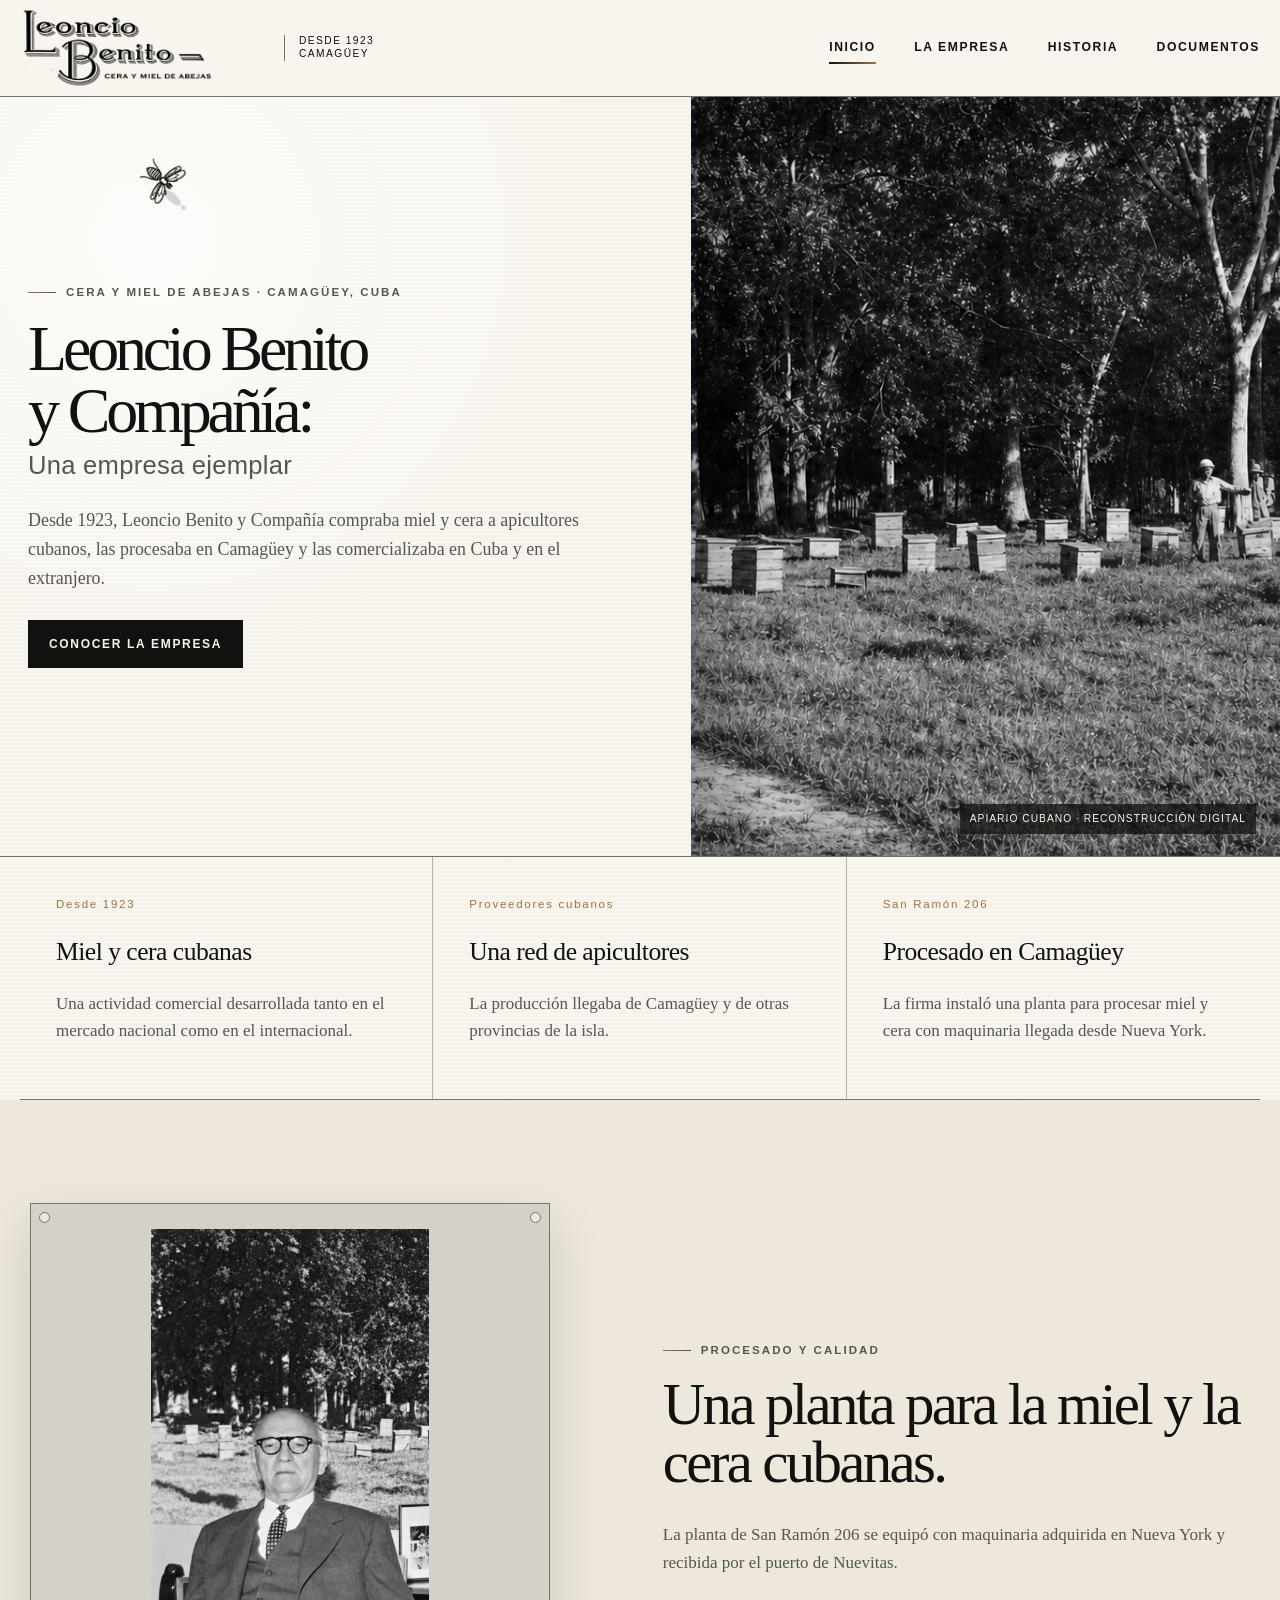
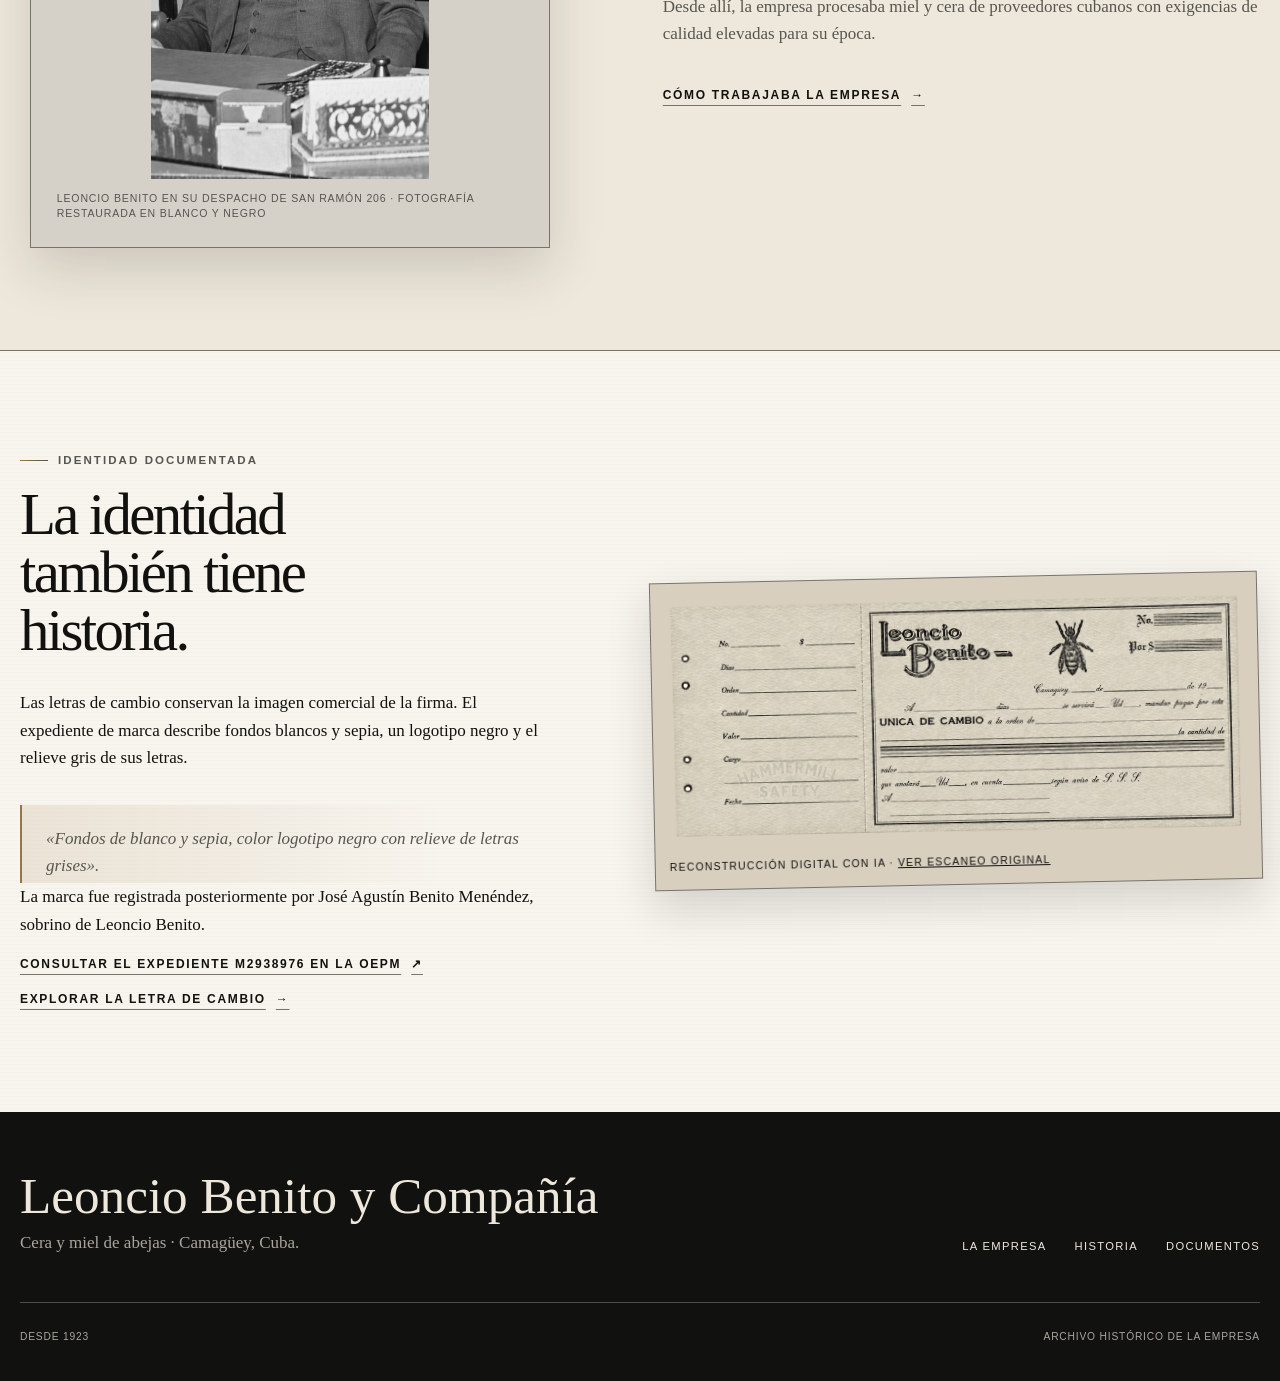
<file: index.html>
<!doctype html>
<html lang="es">
  <head>
    <meta charset="utf-8" />
    <meta name="viewport" content="width=device-width, initial-scale=1" />
    <meta
      name="description"
      content="Leoncio Benito y Compañía comercializó miel y cera cubanas desde 1923, con proveedores apícolas de varias provincias y clientes en Cuba y el extranjero."
    />
    <title>Leoncio Benito y Compañía: Una empresa ejemplar</title>
    <link rel="icon" type="image/png" href="assets/marca/abeja-favicon.png" />
    <link rel="apple-touch-icon" href="assets/marca/abeja-favicon.png" />
    <link rel="canonical" href="https://py-qwerty.github.io/Leoncio-Benito-Cera-y-Miel-de-Abejas/" />
    <meta property="og:type" content="website" />
    <meta property="og:locale" content="es_ES" />
    <meta property="og:site_name" content="Leoncio Benito y Compañía" />
    <meta property="og:title" content="Leoncio Benito y Compañía · Cera y miel de abejas" />
    <meta property="og:description" content="La historia y el archivo de una empresa de miel y cera cubanas fundada en Camagüey en 1923." />
    <meta property="og:url" content="https://py-qwerty.github.io/Leoncio-Benito-Cera-y-Miel-de-Abejas/" />
    <meta property="og:image" content="https://py-qwerty.github.io/Leoncio-Benito-Cera-y-Miel-de-Abejas/assets/marca/abeja-compartir.png" />
    <meta property="og:image:width" content="1727" />
    <meta property="og:image:height" content="911" />
    <meta property="og:image:alt" content="Abeja de la marca histórica Leoncio Benito sobre papel claro" />
    <meta name="twitter:card" content="summary_large_image" />
    <meta name="twitter:image" content="https://py-qwerty.github.io/Leoncio-Benito-Cera-y-Miel-de-Abejas/assets/marca/abeja-compartir.png" />
    <link rel="stylesheet" href="styles.css?v=21" />
    <script src="site.js?v=2" defer></script>
  </head>
  <body>
    <a class="skip-link" href="#contenido">Saltar al contenido</a>
    <header class="site-header">
      <div class="shell site-header__inner">
        <a class="brand" href="index.html" aria-label="Leoncio Benito y Compañía, inicio">
          <img src="assets/marca/logo-leoncio-benito-reconstruido-transparente.png" alt="Leoncio Benito, cera y miel de abejas" />
          <span class="brand__archive">Desde 1923<br />Camagüey</span>
        </a>
        <nav class="primary-nav" aria-label="Navegación principal">
          <a href="index.html" aria-current="page">Inicio</a>
          <a href="empresa/index.html">La empresa</a>
          <a href="historial/index.html">Historia</a>
          <a href="documentos/index.html">Documentos</a>
        </nav>
      </div>
    </header>

    <main id="contenido">
      <section class="home-hero">
        <div class="home-hero__copy">
          <p class="eyebrow">Cera y miel de abejas · Camagüey, Cuba</p>
          <h1>
            <span class="home-hero__name">Leoncio Benito</span>
            <span class="home-hero__company">y Compañía:</span>
            <span class="home-hero__claim">Una empresa ejemplar</span>
          </h1>
          <p class="home-hero__lead">
            Desde 1923, Leoncio Benito y Compañía compraba miel y cera a
            apicultores cubanos, las procesaba en Camagüey y las comercializaba
            en Cuba y en el extranjero.
          </p>
          <div>
            <a class="button" href="empresa/index.html">Conocer la empresa</a>
          </div>
        </div>
        <figure class="home-hero__media">
          <img
            src="assets/expo-1958/apiario-reconstruccion-color.png"
            alt="Reconstrucción en color de un apiario cubano entre árboles"
          />
          <figcaption class="home-hero__caption">Apiario cubano · Reconstrucción digital</figcaption>
        </figure>
      </section>

      <section class="home-index shell" aria-label="Actividad de Leoncio Benito y Compañía">
        <article>
          <span class="home-index__number">Desde 1923</span>
          <h3>Miel y cera cubanas</h3>
          <p>Una actividad comercial desarrollada tanto en el mercado nacional como en el internacional.</p>
        </article>
        <article>
          <span class="home-index__number">Proveedores cubanos</span>
          <h3>Una red de apicultores</h3>
          <p>La producción llegaba de Camagüey y de otras provincias de la isla.</p>
        </article>
        <article>
          <span class="home-index__number">San Ramón 206</span>
          <h3>Procesado en Camagüey</h3>
          <p>La firma instaló una planta para procesar miel y cera con maquinaria llegada desde Nueva York.</p>
        </article>
      </section>

      <section class="feature">
        <div class="shell feature__grid">
          <figure class="document-frame">
            <img
              src="assets/expo-1958/leoncio-benito-retrato-restaurado-bn.png"
              alt="Retrato restaurado en blanco y negro de Leoncio Benito en su despacho"
            />
            <figcaption>Leoncio Benito en su despacho de San Ramón 206 · Fotografía restaurada en blanco y negro</figcaption>
          </figure>
          <div class="feature__copy">
            <p class="eyebrow">Procesado y calidad</p>
            <h2>Una planta para la miel y la cera cubanas.</h2>
            <p>
              La planta de San Ramón 206 se equipó con maquinaria adquirida en
              Nueva York y recibida por el puerto de Nuevitas.
            </p>
            <p>
              Desde allí, la empresa procesaba miel y cera de proveedores cubanos
              con exigencias de calidad elevadas para su época.
            </p>
            <a class="text-link" href="empresa/index.html">
              Cómo trabajaba la empresa <span aria-hidden="true">→</span>
            </a>
          </div>
        </div>
      </section>

      <section class="brand-source">
        <div class="shell brand-source__grid">
          <div class="brand-source__copy">
            <p class="eyebrow">Identidad documentada</p>
            <h2>La identidad también tiene historia.</h2>
            <p>
              Las letras de cambio conservan la imagen comercial de la firma.
              El expediente de marca describe fondos blancos y sepia, un
              logotipo negro y el relieve gris de sus letras.
            </p>
            <blockquote>
              «Fondos de blanco y sepia, color logotipo negro con relieve de letras grises».
            </blockquote>
            <p>
              La marca fue registrada posteriormente por José Agustín Benito
              Menéndez, sobrino de Leoncio Benito.
            </p>
            <a
              class="text-link"
              href="https://ceo.oepm.es/detalleExpediente?numExp=M2938976"
              target="_blank"
              rel="noopener noreferrer"
            >
              Consultar el expediente M2938976 en la OEPM
              <span aria-hidden="true">↗</span>
            </a>
            <a class="text-link" href="documentos/index.html#letra-de-cambio">
              Explorar la letra de cambio <span aria-hidden="true">→</span>
            </a>
          </div>
          <figure class="bill-sample">
            <img
              src="assets/documentos/letra-de-cambio-reconstruida-ia.png"
              alt="Reconstrucción digital con IA de una letra de cambio impresa de Leoncio Benito con abeja y logotipo"
            />
            <figcaption>Reconstrucción digital con IA · <a href="assets/documentos/letra-de-cambio.jpg" target="_blank" rel="noopener noreferrer">Ver escaneo original</a></figcaption>
          </figure>
        </div>
      </section>
    </main>

    <footer class="site-footer">
      <div class="shell">
        <div class="site-footer__top">
          <div>
            <p class="site-footer__name">Leoncio Benito y Compañía</p>
            <p class="site-footer__tag">Cera y miel de abejas · Camagüey, Cuba.</p>
          </div>
          <nav aria-label="Navegación del pie">
            <a href="empresa/index.html">La empresa</a>
            <a href="historial/index.html">Historia</a>
            <a href="documentos/index.html">Documentos</a>
          </nav>
        </div>
        <div class="site-footer__bottom">
          <span>Desde 1923</span>
          <span>Archivo histórico de la empresa</span>
        </div>
      </div>
    </footer>
  </body>
</html>
</file>
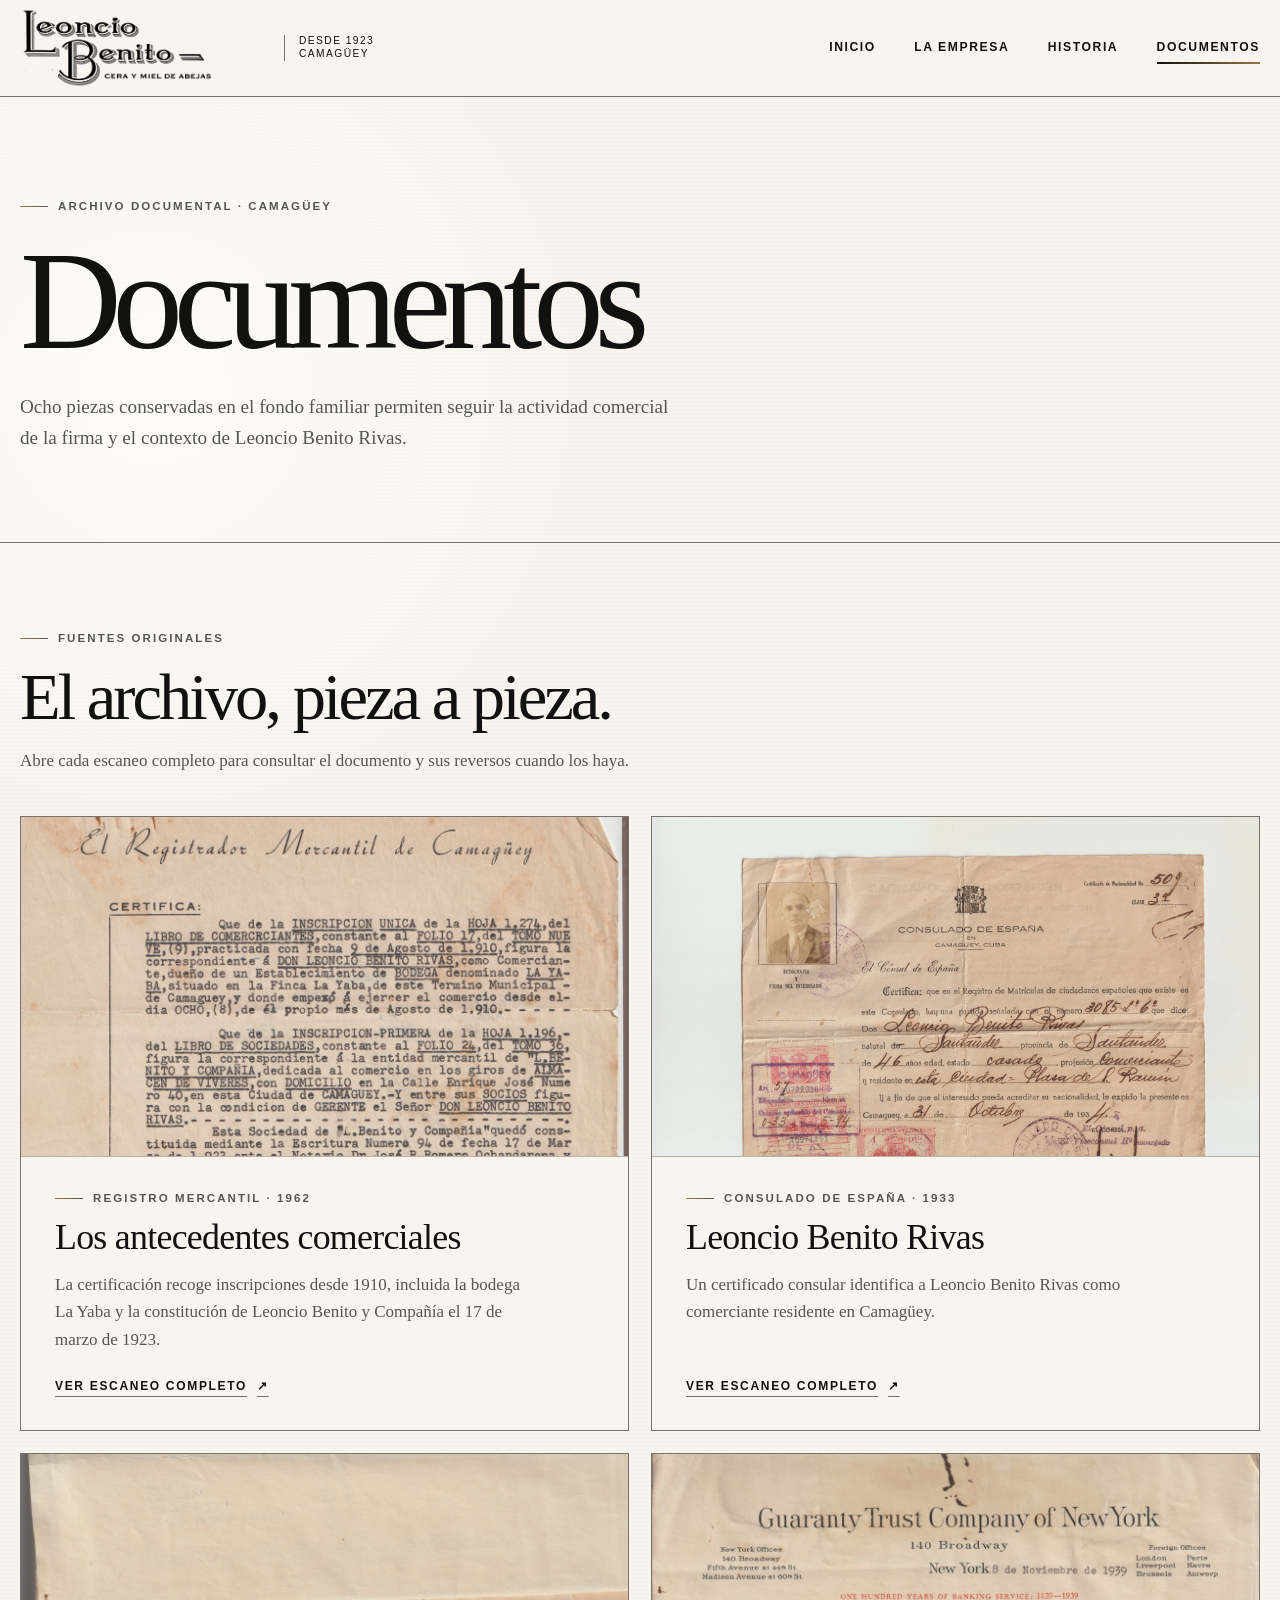
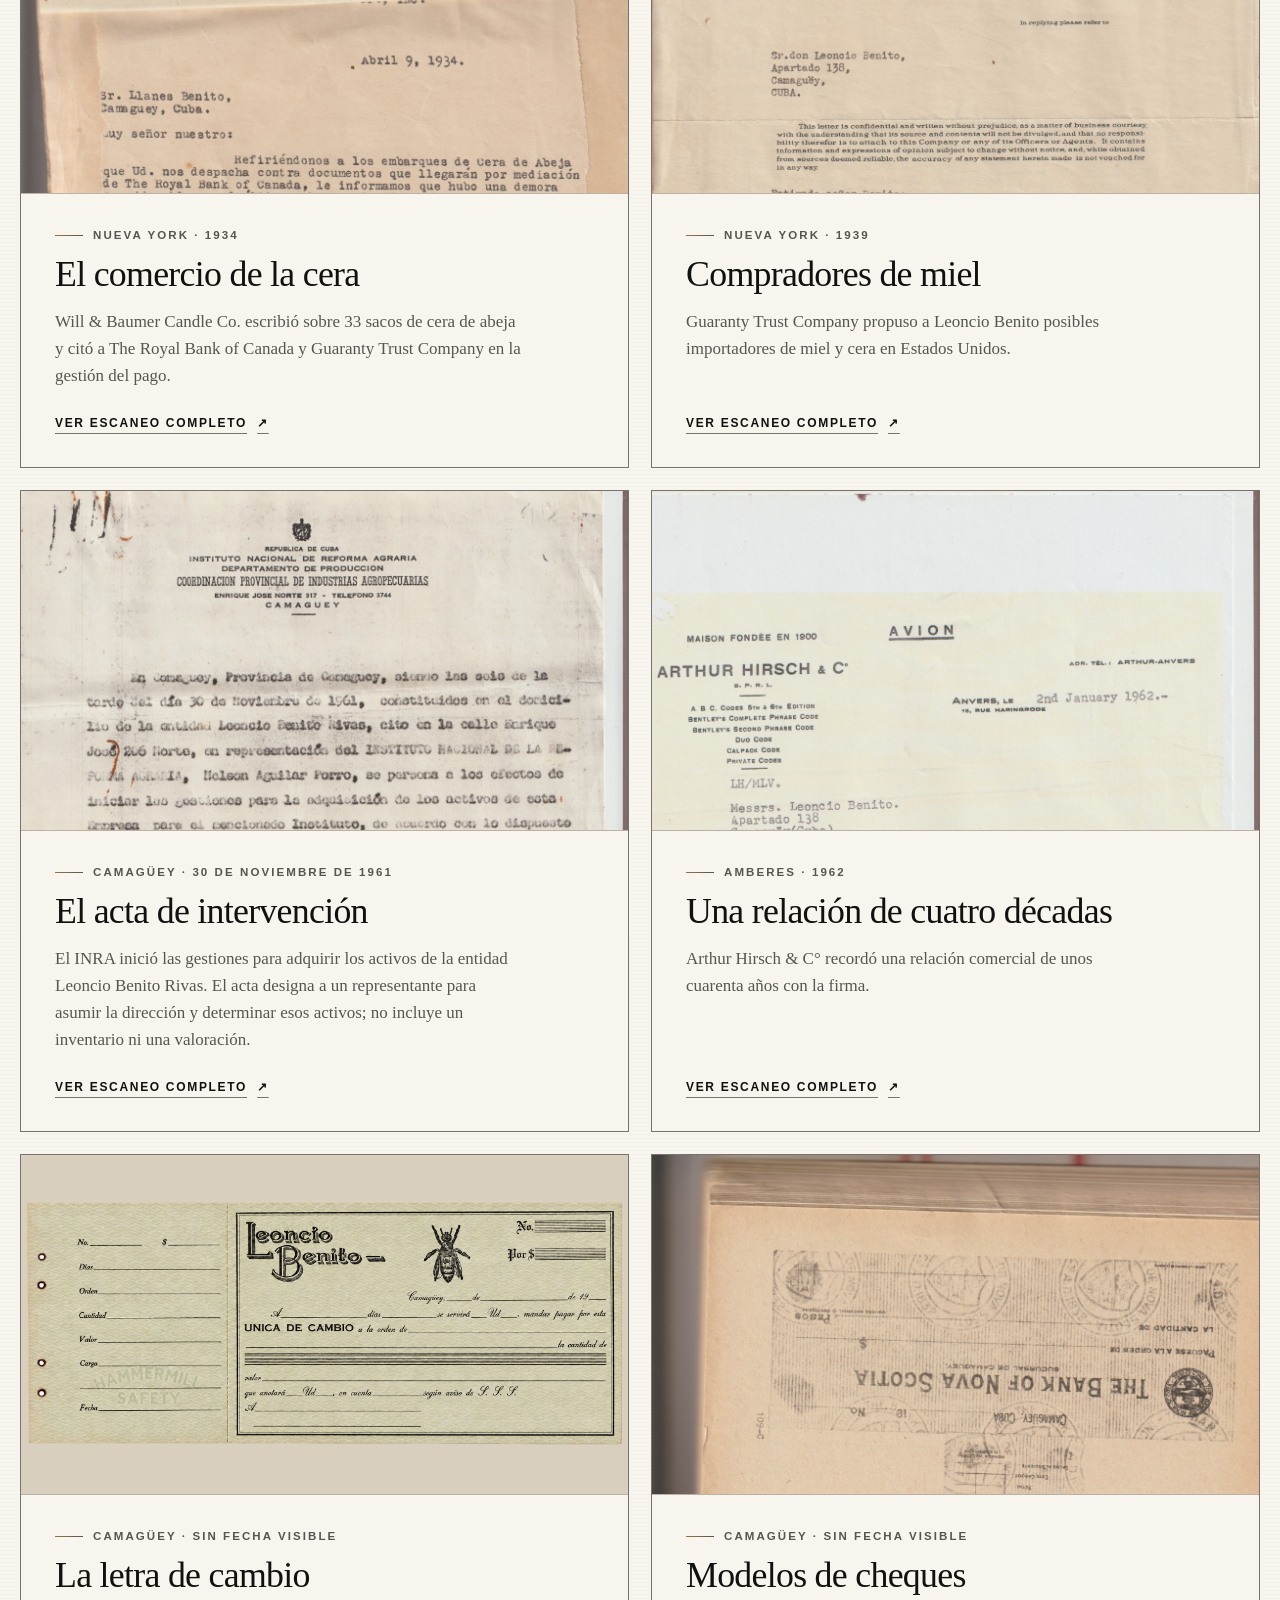
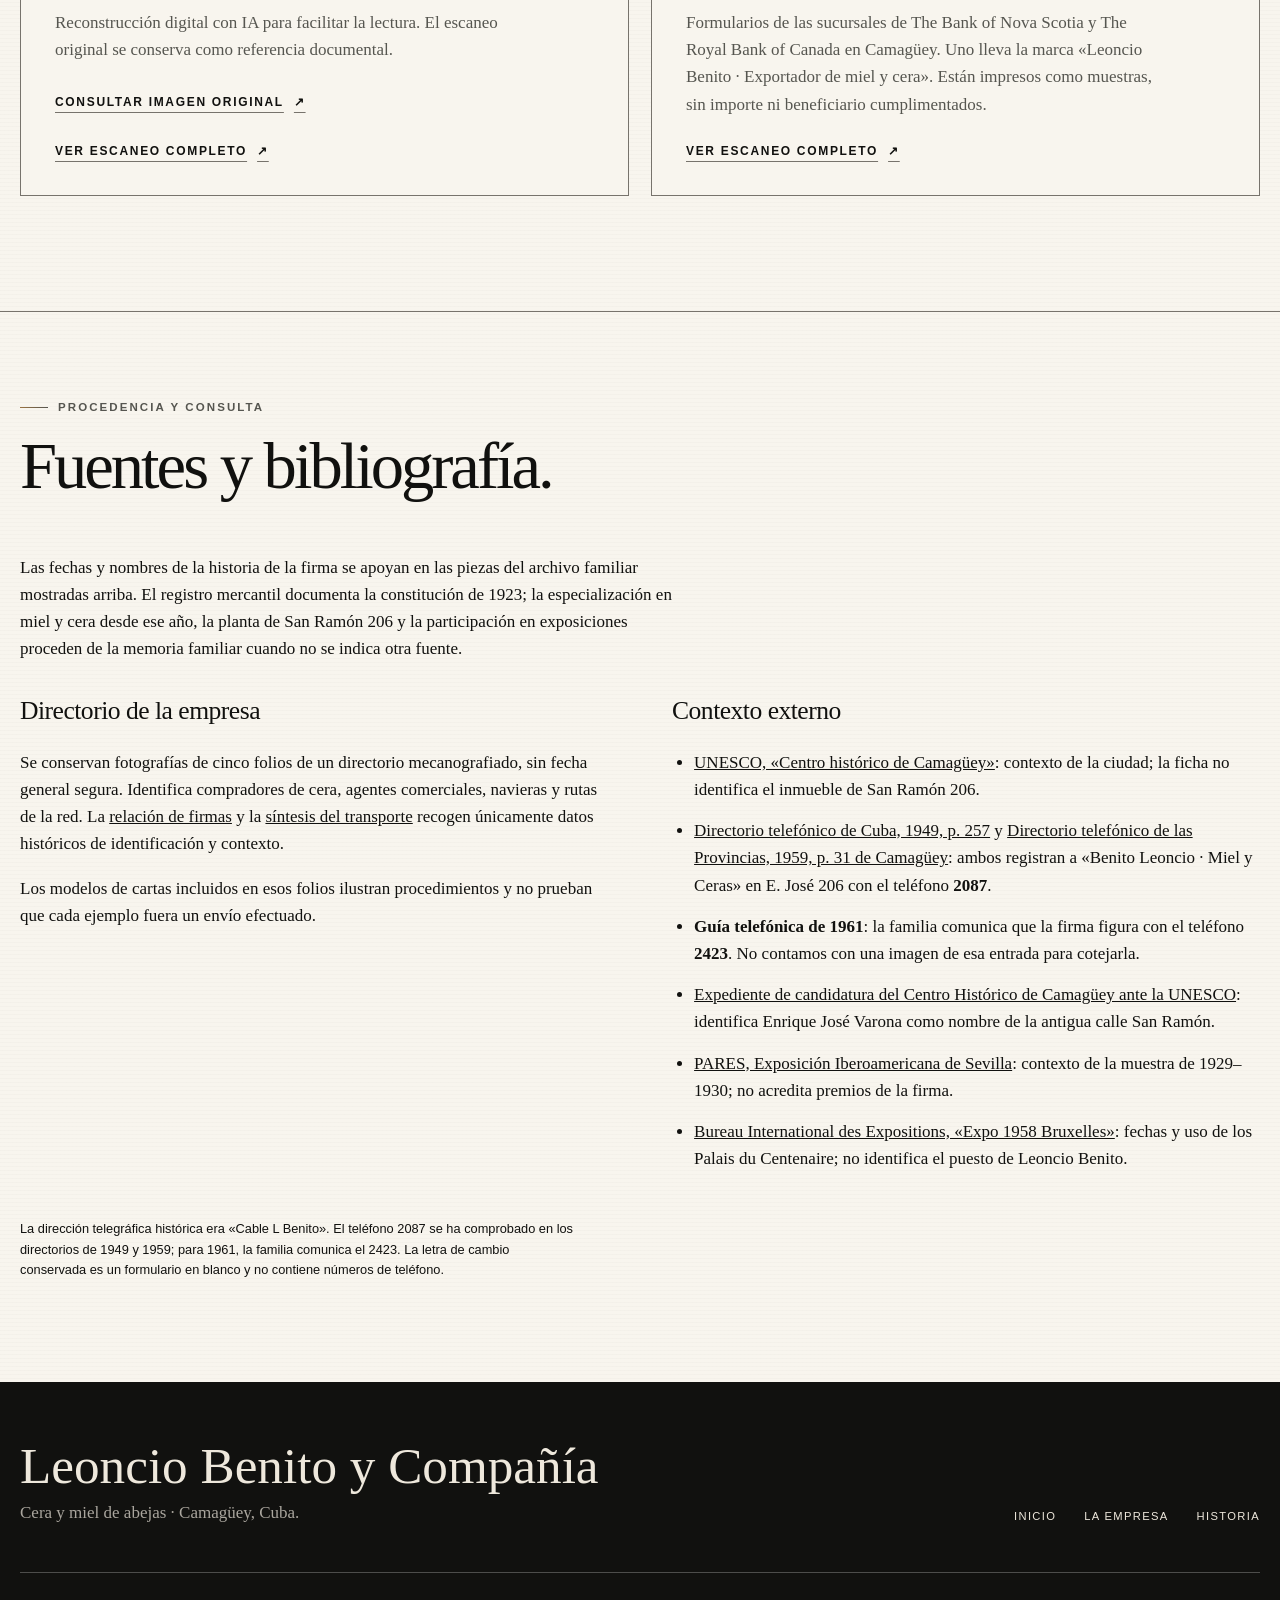
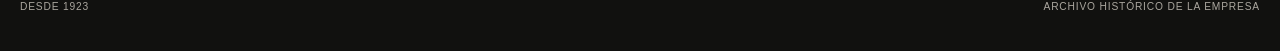
<file: documentos/index.html>
<!doctype html>
<html lang="es">
  <head>
    <meta charset="utf-8" />
    <meta name="viewport" content="width=device-width, initial-scale=1" />
    <meta
      name="description"
      content="Documentos originales del archivo de Leoncio Benito y Compañía: cartas, registros, letras de cambio y cheques."
    />
    <title>Documentos · Leoncio Benito y Compañía</title>
    <link rel="icon" type="image/png" href="../assets/marca/abeja-favicon.png" />
    <link rel="apple-touch-icon" href="../assets/marca/abeja-favicon.png" />
    <link rel="canonical" href="https://py-qwerty.github.io/Leoncio-Benito-Cera-y-Miel-de-Abejas/documentos/" />
    <meta property="og:type" content="website" />
    <meta property="og:locale" content="es_ES" />
    <meta property="og:site_name" content="Leoncio Benito y Compañía" />
    <meta property="og:title" content="Documentos · Leoncio Benito y Compañía" />
    <meta property="og:description" content="Cartas, registros, cheques y letras de cambio del archivo histórico de la empresa." />
    <meta property="og:url" content="https://py-qwerty.github.io/Leoncio-Benito-Cera-y-Miel-de-Abejas/documentos/" />
    <meta property="og:image" content="https://py-qwerty.github.io/Leoncio-Benito-Cera-y-Miel-de-Abejas/assets/marca/abeja-compartir.png" />
    <meta property="og:image:width" content="1727" />
    <meta property="og:image:height" content="911" />
    <meta property="og:image:alt" content="Abeja de la marca histórica Leoncio Benito sobre papel claro" />
    <meta name="twitter:card" content="summary_large_image" />
    <meta name="twitter:image" content="https://py-qwerty.github.io/Leoncio-Benito-Cera-y-Miel-de-Abejas/assets/marca/abeja-compartir.png" />
    <link rel="stylesheet" href="../styles.css?v=21" />
    <script src="../site.js?v=2" defer></script>
  </head>
  <body>
    <a class="skip-link" href="#contenido">Saltar al contenido</a>
    <header class="site-header">
      <div class="shell site-header__inner">
        <a class="brand" href="../index.html" aria-label="Leoncio Benito y Compañía, inicio">
          <img src="../assets/marca/logo-leoncio-benito-reconstruido-transparente.png" alt="Leoncio Benito, cera y miel de abejas" />
          <span class="brand__archive">Desde 1923<br />Camagüey</span>
        </a>
        <nav class="primary-nav" aria-label="Navegación principal">
          <a href="../index.html">Inicio</a>
          <a href="../empresa/index.html">La empresa</a>
          <a href="../historial/index.html">Historia</a>
          <a href="index.html" aria-current="page">Documentos</a>
        </nav>
      </div>
    </header>

    <main id="contenido">
      <section class="page-hero">
        <div class="shell">
          <p class="eyebrow">Archivo documental · Camagüey</p>
          <h1>Documentos</h1>
          <p class="page-hero__intro">
            Ocho piezas conservadas en el fondo familiar permiten seguir la actividad
            comercial de la firma y el contexto de Leoncio Benito Rivas.
          </p>
        </div>
      </section>

      <section class="documents-section" aria-labelledby="documentos-originales">
        <div class="shell">
          <div class="documents-section__heading">
            <p class="eyebrow">Fuentes originales</p>
            <h2 id="documentos-originales">El archivo, pieza a pieza.</h2>
            <p>Abre cada escaneo completo para consultar el documento y sus reversos cuando los haya.</p>
          </div>

          <div class="documents-grid">
            <article class="document-card" id="registro-mercantil">
              <div class="document-card__image"><img src="../assets/documentos/registro-mercantil-1962.jpg" alt="Anverso de la certificación del Registro Mercantil de Camagüey" loading="lazy" /></div>
              <div class="document-card__body">
                <p class="eyebrow">Registro Mercantil · 1962</p>
                <h3>Los antecedentes comerciales</h3>
                <p>La certificación recoge inscripciones desde 1910, incluida la bodega La Yaba y la constitución de Leoncio Benito y Compañía el 17 de marzo de 1923.</p>
                <a class="text-link" href="../assets/documentos/registro-mercantil-1962.pdf" target="_blank" rel="noopener noreferrer">Ver escaneo completo <span aria-hidden="true">↗</span></a>
              </div>
            </article>

            <article class="document-card" id="nacionalidad">
              <div class="document-card__image"><img src="../assets/documentos/nacionalidad-1933.jpg" alt="Certificado de nacionalidad de Leoncio Benito Rivas emitido en Camagüey" loading="lazy" /></div>
              <div class="document-card__body">
                <p class="eyebrow">Consulado de España · 1933</p>
                <h3>Leoncio Benito Rivas</h3>
                <p>Un certificado consular identifica a Leoncio Benito Rivas como comerciante residente en Camagüey.</p>
                <a class="text-link" href="../assets/documentos/nacionalidad-1933.pdf" target="_blank" rel="noopener noreferrer">Ver escaneo completo <span aria-hidden="true">↗</span></a>
              </div>
            </article>

            <article class="document-card" id="cera-1934">
              <div class="document-card__image"><img src="../assets/documentos/cera-1934.jpg" alt="Carta de Will y Baumer Candle Co. sobre un embarque de cera de abeja" loading="lazy" /></div>
              <div class="document-card__body">
                <p class="eyebrow">Nueva York · 1934</p>
                <h3>El comercio de la cera</h3>
                <p>Will &amp; Baumer Candle Co. escribió sobre 33 sacos de cera de abeja y citó a The Royal Bank of Canada y Guaranty Trust Company en la gestión del pago.</p>
                <a class="text-link" href="../assets/documentos/cera-1934.pdf" target="_blank" rel="noopener noreferrer">Ver escaneo completo <span aria-hidden="true">↗</span></a>
              </div>
            </article>

            <article class="document-card" id="miel-1939">
              <div class="document-card__image"><img src="../assets/documentos/miel-1939.jpg" alt="Carta de Guaranty Trust Company a Leoncio Benito con posibles compradores de miel" loading="lazy" /></div>
              <div class="document-card__body">
                <p class="eyebrow">Nueva York · 1939</p>
                <h3>Compradores de miel</h3>
                <p>Guaranty Trust Company propuso a Leoncio Benito posibles importadores de miel y cera en Estados Unidos.</p>
                <a class="text-link" href="../assets/documentos/miel-1939.pdf" target="_blank" rel="noopener noreferrer">Ver escaneo completo <span aria-hidden="true">↗</span></a>
              </div>
            </article>

            <article class="document-card" id="intervencion-1961">
              <div class="document-card__image"><img src="../assets/documentos/conservas-1961.jpg" alt="Acta del INRA del 30 de noviembre de 1961 sobre la entidad Leoncio Benito Rivas" loading="lazy" /></div>
              <div class="document-card__body">
                <p class="eyebrow">Camagüey · 30 de noviembre de 1961</p>
                <h3>El acta de intervención</h3>
                <p>El INRA inició las gestiones para adquirir los activos de la entidad Leoncio Benito Rivas. El acta designa a un representante para asumir la dirección y determinar esos activos; no incluye un inventario ni una valoración.</p>
                <a class="text-link" href="../assets/documentos/conservas-1961.pdf" target="_blank" rel="noopener noreferrer">Ver escaneo completo <span aria-hidden="true">↗</span></a>
              </div>
            </article>

            <article class="document-card" id="amberes-1962">
              <div class="document-card__image"><img src="../assets/documentos/amberes-1962.jpg" alt="Carta de Arthur Hirsch y Compañía a Leoncio Benito enviada desde Amberes" loading="lazy" /></div>
              <div class="document-card__body">
                <p class="eyebrow">Amberes · 1962</p>
                <h3>Una relación de cuatro décadas</h3>
                <p>Arthur Hirsch &amp; C° recordó una relación comercial de unos cuarenta años con la firma.</p>
                <a class="text-link" href="../assets/documentos/amberes-1962.pdf" target="_blank" rel="noopener noreferrer">Ver escaneo completo <span aria-hidden="true">↗</span></a>
              </div>
            </article>

            <article class="document-card" id="letra-de-cambio">
              <div class="document-card__image"><img src="../assets/documentos/letra-de-cambio-reconstruida-ia.png" alt="Reconstrucción digital con IA de la letra de cambio impresa de Leoncio Benito" loading="lazy" /></div>
              <div class="document-card__body">
                <p class="eyebrow">Camagüey · Sin fecha visible</p>
                <h3>La letra de cambio</h3>
                <p>Reconstrucción digital con IA para facilitar la lectura. El escaneo original se conserva como referencia documental.</p>
                <a class="text-link" href="../assets/documentos/letra-de-cambio.jpg" target="_blank" rel="noopener noreferrer">Consultar imagen original <span aria-hidden="true">↗</span></a>
                <a class="text-link" href="../assets/documentos/letra-de-cambio.pdf" target="_blank" rel="noopener noreferrer">Ver escaneo completo <span aria-hidden="true">↗</span></a>
              </div>
            </article>

            <article class="document-card" id="cheques">
              <div class="document-card__image"><img src="../assets/documentos/cheques.jpg" alt="Escaneo de muestras de cheques bancarios conservados en Camagüey" loading="lazy" /></div>
              <div class="document-card__body">
                <p class="eyebrow">Camagüey · Sin fecha visible</p>
                <h3>Modelos de cheques</h3>
                <p>Formularios de las sucursales de The Bank of Nova Scotia y The Royal Bank of Canada en Camagüey. Uno lleva la marca «Leoncio Benito · Exportador de miel y cera». Están impresos como muestras, sin importe ni beneficiario cumplimentados.</p>
                <a class="text-link" href="../assets/documentos/cheques.pdf" target="_blank" rel="noopener noreferrer">Ver escaneo completo <span aria-hidden="true">↗</span></a>
              </div>
            </article>
          </div>
        </div>
      </section>

      <section class="archive-sources" aria-labelledby="fuentes-y-bibliografia">
        <div class="shell">
          <p class="eyebrow">Procedencia y consulta</p>
          <h2 id="fuentes-y-bibliografia">Fuentes y bibliografía.</h2>
          <p>Las fechas y nombres de la historia de la firma se apoyan en las piezas del archivo familiar mostradas arriba. El registro mercantil documenta la constitución de 1923; la especialización en miel y cera desde ese año, la planta de San Ramón 206 y la participación en exposiciones proceden de la memoria familiar cuando no se indica otra fuente.</p>

          <div class="archive-sources__grid">
            <div>
              <h3>Directorio de la empresa</h3>
              <p>Se conservan fotografías de cinco folios de un directorio mecanografiado, sin fecha general segura. Identifica compradores de cera, agentes comerciales, navieras y rutas de la red. La <a href="../empresa/index.html#socios-comerciales">relación de firmas</a> y la <a href="../empresa/index.html#navieras">síntesis del transporte</a> recogen únicamente datos históricos de identificación y contexto.</p>
              <p>Los modelos de cartas incluidos en esos folios ilustran procedimientos y no prueban que cada ejemplo fuera un envío efectuado.</p>
            </div>
            <div>
              <h3>Contexto externo</h3>
              <ul>
                <li><a href="https://whc.unesco.org/en/list/1270" target="_blank" rel="noopener noreferrer">UNESCO, «Centro histórico de Camagüey»</a>: contexto de la ciudad; la ficha no identifica el inmueble de San Ramón 206.</li>
                <li><a href="https://crp-media.sfo3.cdn.digitaloceanspaces.com/library/Cuba-Phonebook-1949.pdf#page=259" target="_blank" rel="noopener noreferrer">Directorio telefónico de Cuba, 1949, p. 257</a> y <a href="https://cubagenweb.org/phones/Directorio%20de%20Provincias-1959.pdf#page=33" target="_blank" rel="noopener noreferrer">Directorio telefónico de las Provincias, 1959, p. 31 de Camagüey</a>: ambos registran a «Benito Leoncio · Miel y Ceras» en E. José 206 con el teléfono <strong>2087</strong>.</li>
                <li><strong>Guía telefónica de 1961</strong>: la familia comunica que la firma figura con el teléfono <strong>2423</strong>. No contamos con una imagen de esa entrada para cotejarla.</li>
                <li><a href="https://whc.unesco.org/uploads/nominations/1270.pdf" target="_blank" rel="noopener noreferrer">Expediente de candidatura del Centro Histórico de Camagüey ante la UNESCO</a>: identifica Enrique José Varona como nombre de la antigua calle San Ramón.</li>
                <li><a href="https://pares.cultura.gob.es/ParesBusquedas20/catalogo/autoridad/144557" target="_blank" rel="noopener noreferrer">PARES, Exposición Iberoamericana de Sevilla</a>: contexto de la muestra de 1929–1930; no acredita premios de la firma.</li>
                <li><a href="https://bie-paris.org/site/fr/1958-brussels" target="_blank" rel="noopener noreferrer">Bureau International des Expositions, «Expo 1958 Bruxelles»</a>: fechas y uso de los Palais du Centenaire; no identifica el puesto de Leoncio Benito.</li>
              </ul>
            </div>
          </div>
          <p class="archive-sources__note">La dirección telegráfica histórica era «Cable L Benito». El teléfono 2087 se ha comprobado en los directorios de 1949 y 1959; para 1961, la familia comunica el 2423. La letra de cambio conservada es un formulario en blanco y no contiene números de teléfono.</p>
        </div>
      </section>
    </main>

    <footer class="site-footer">
      <div class="shell">
        <div class="site-footer__top">
          <div>
            <p class="site-footer__name">Leoncio Benito y Compañía</p>
            <p class="site-footer__tag">Cera y miel de abejas · Camagüey, Cuba.</p>
          </div>
          <nav aria-label="Navegación del pie">
            <a href="../index.html">Inicio</a>
            <a href="../empresa/index.html">La empresa</a>
            <a href="../historial/index.html">Historia</a>
          </nav>
        </div>
        <div class="site-footer__bottom">
          <span>Desde 1923</span>
          <span>Archivo histórico de la empresa</span>
        </div>
      </div>
    </footer>
  </body>
</html>
</file>
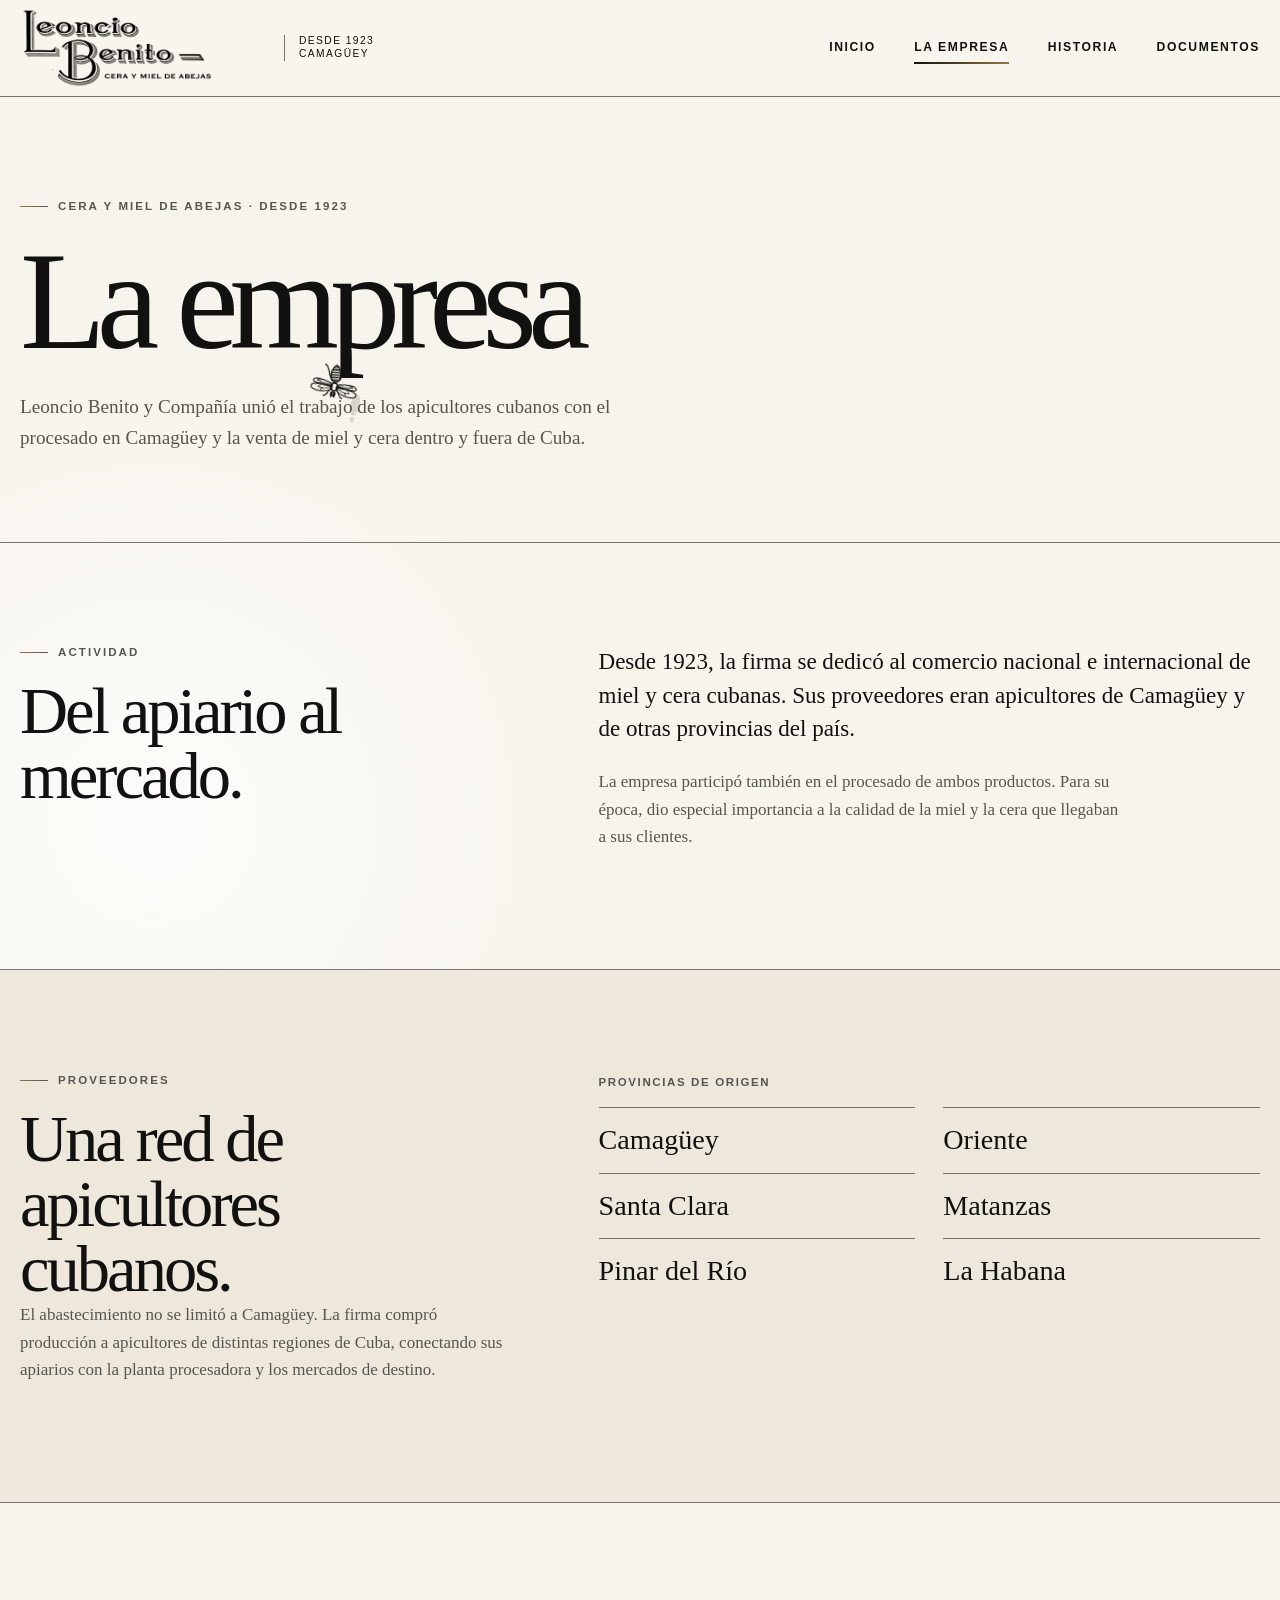
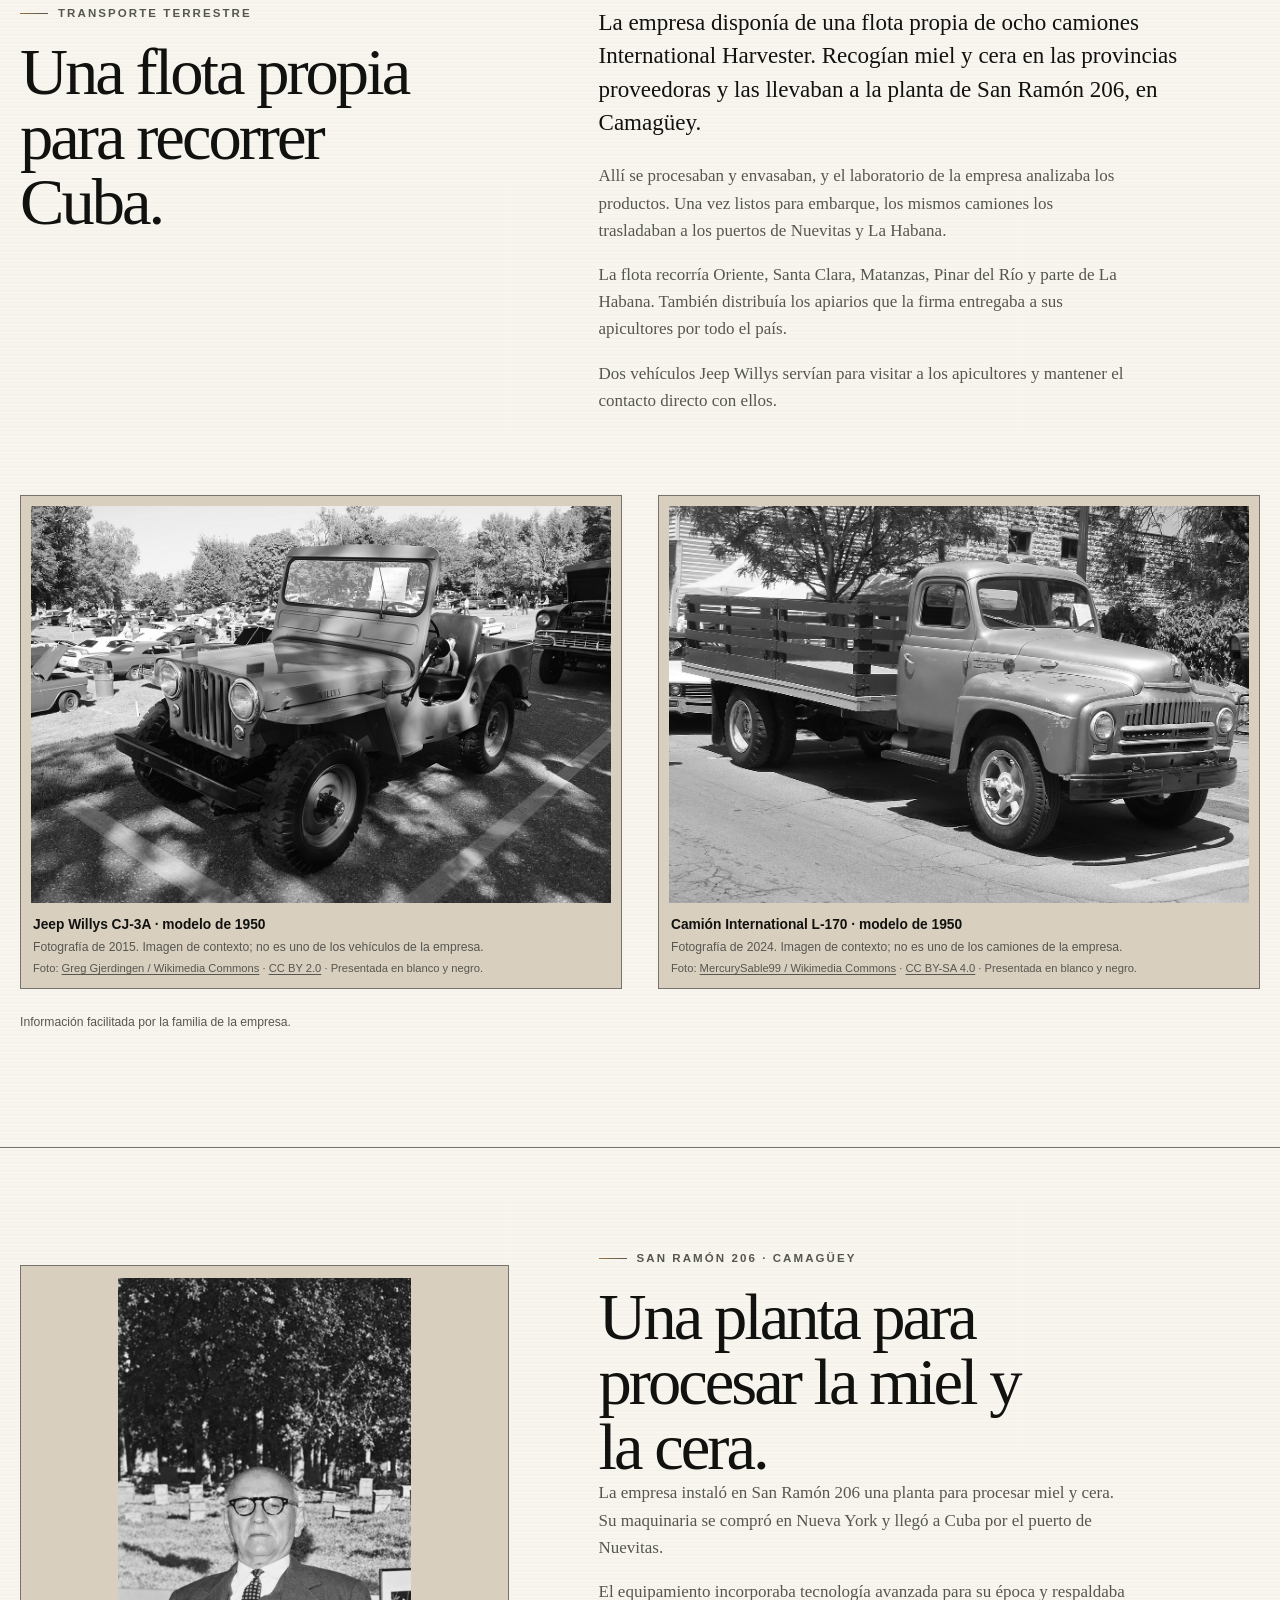
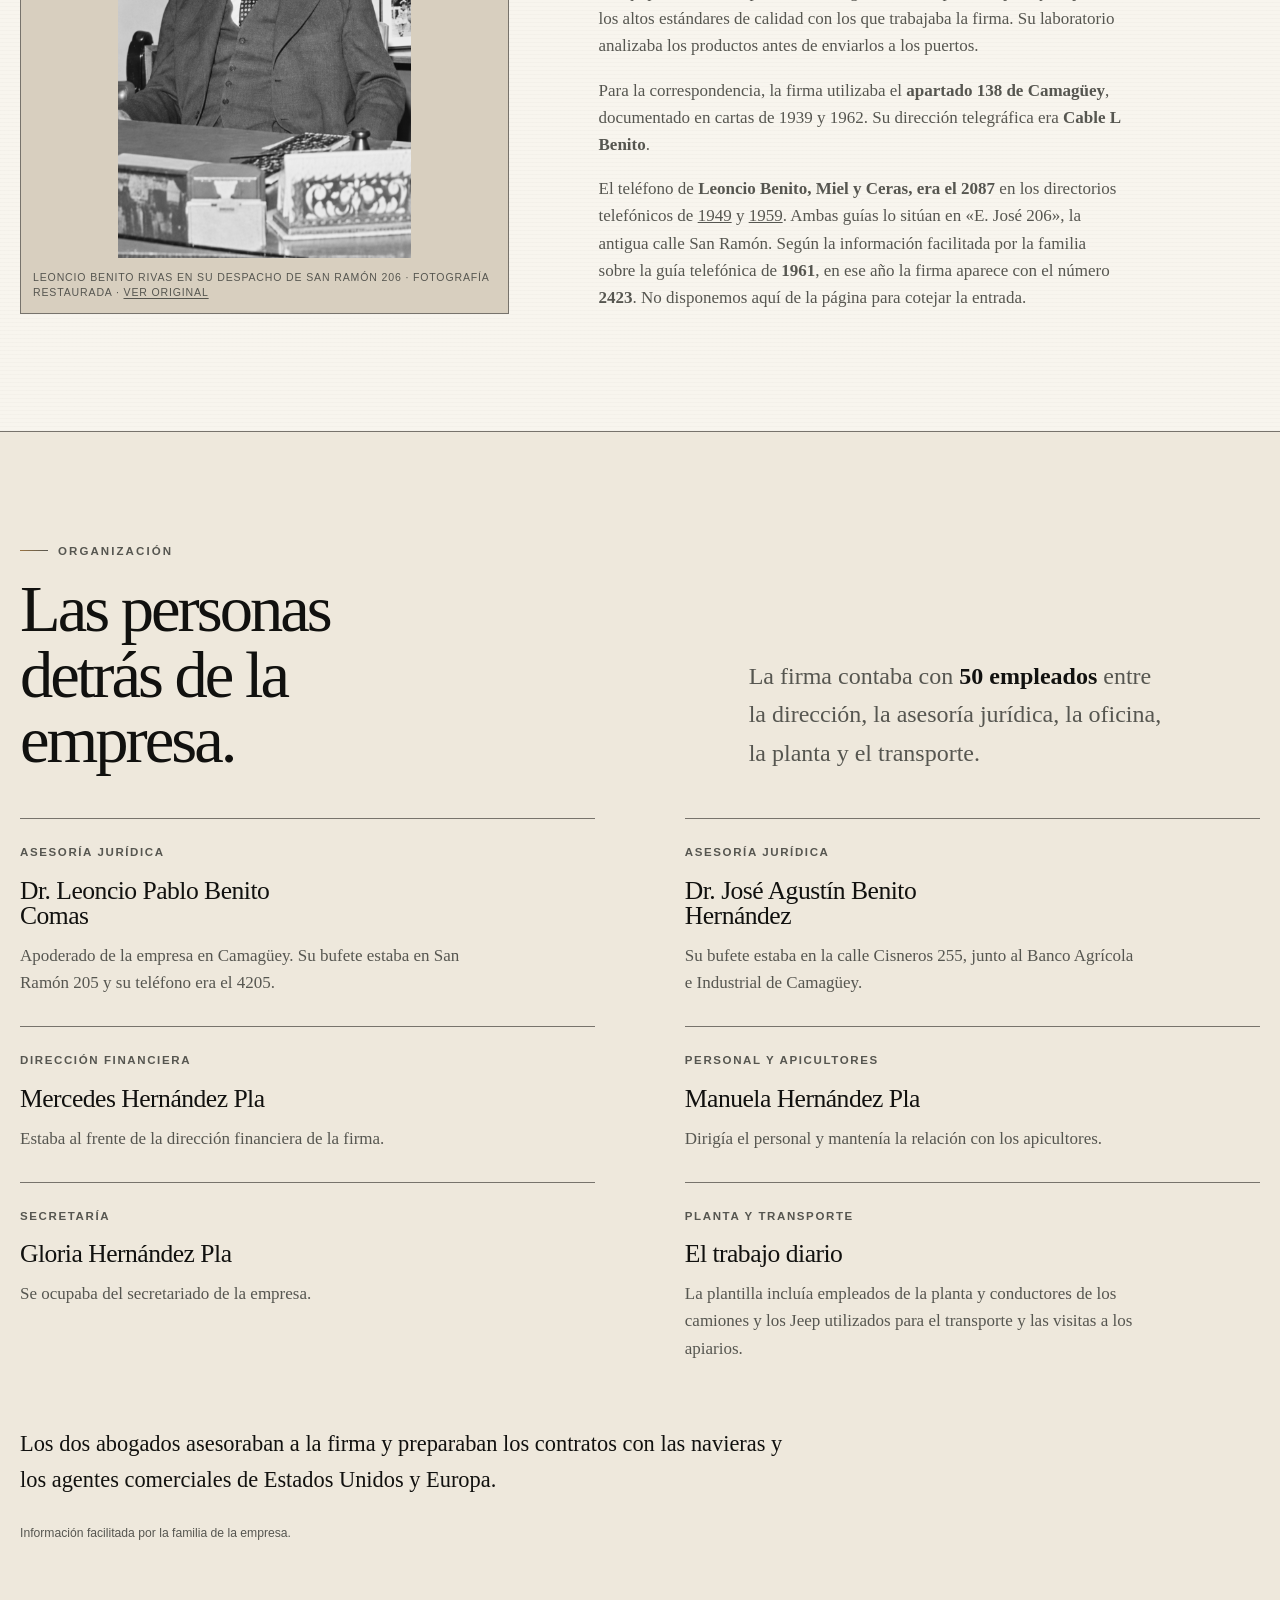
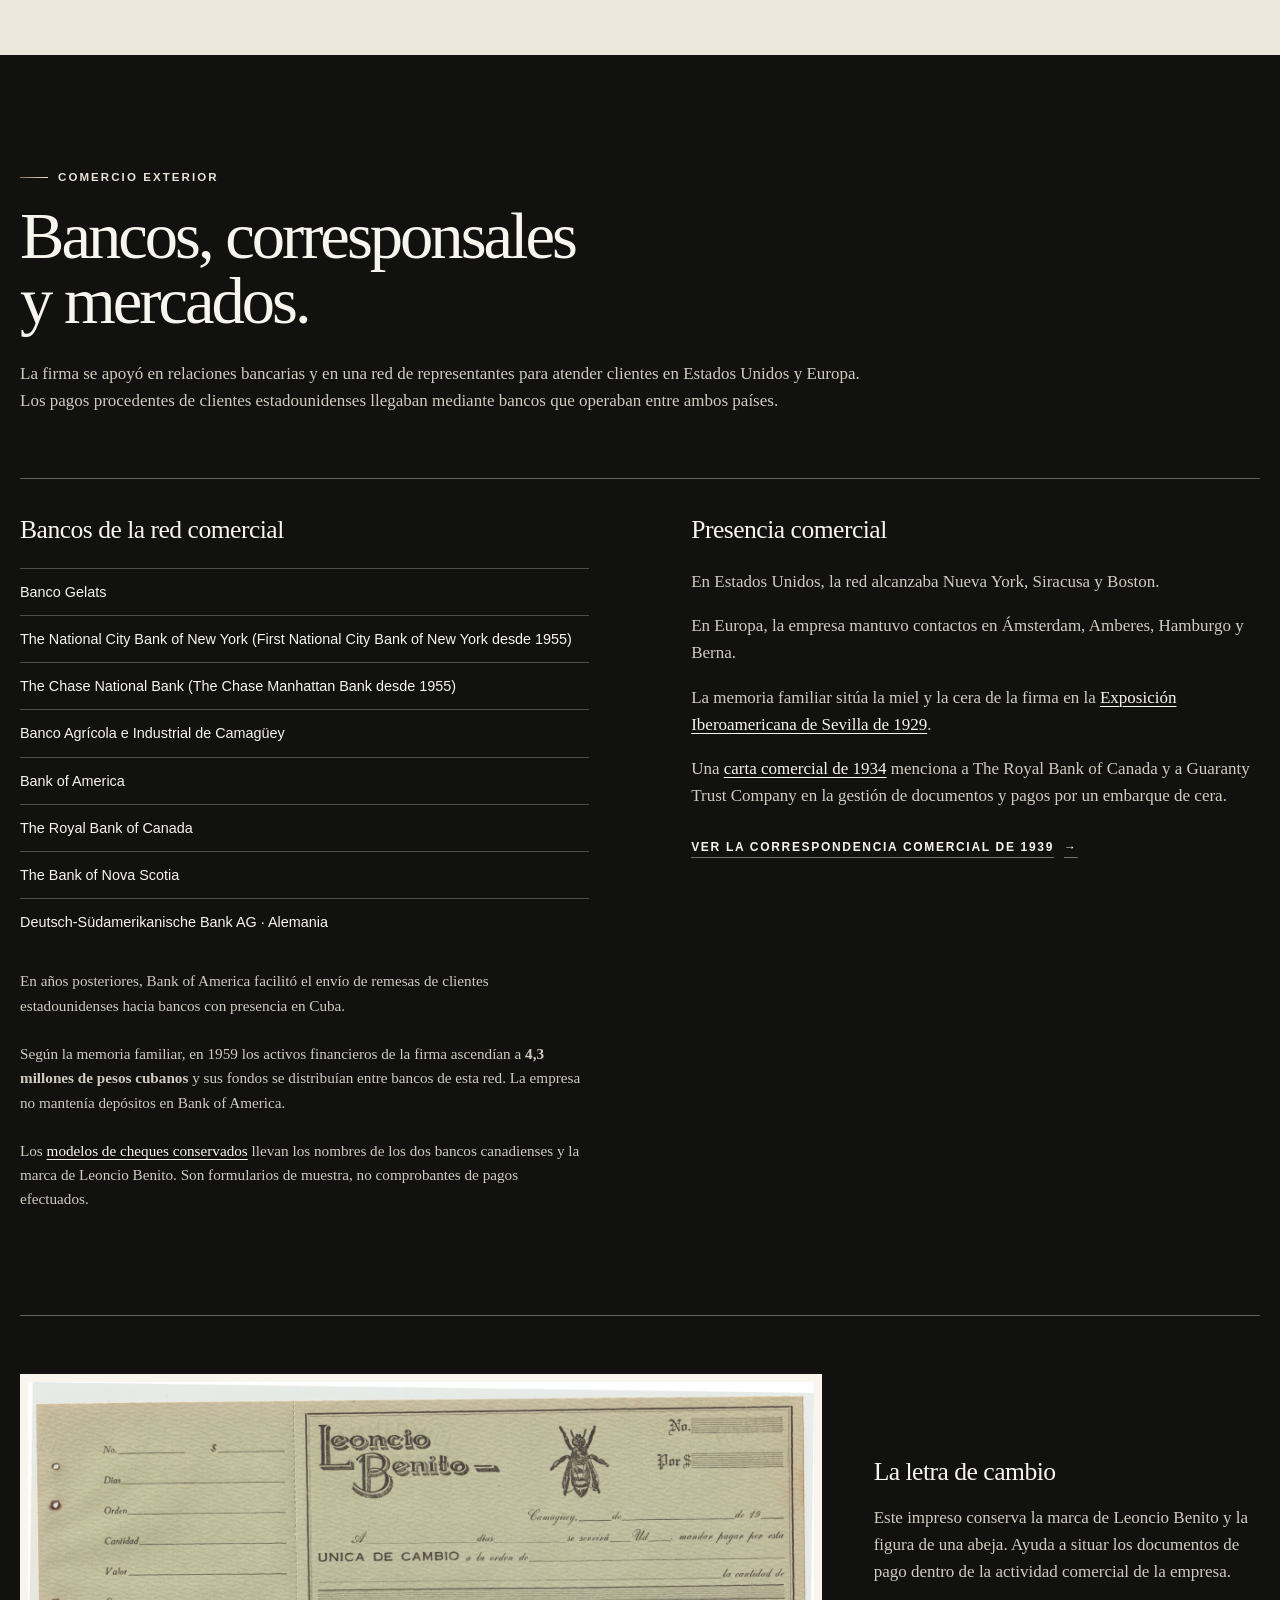
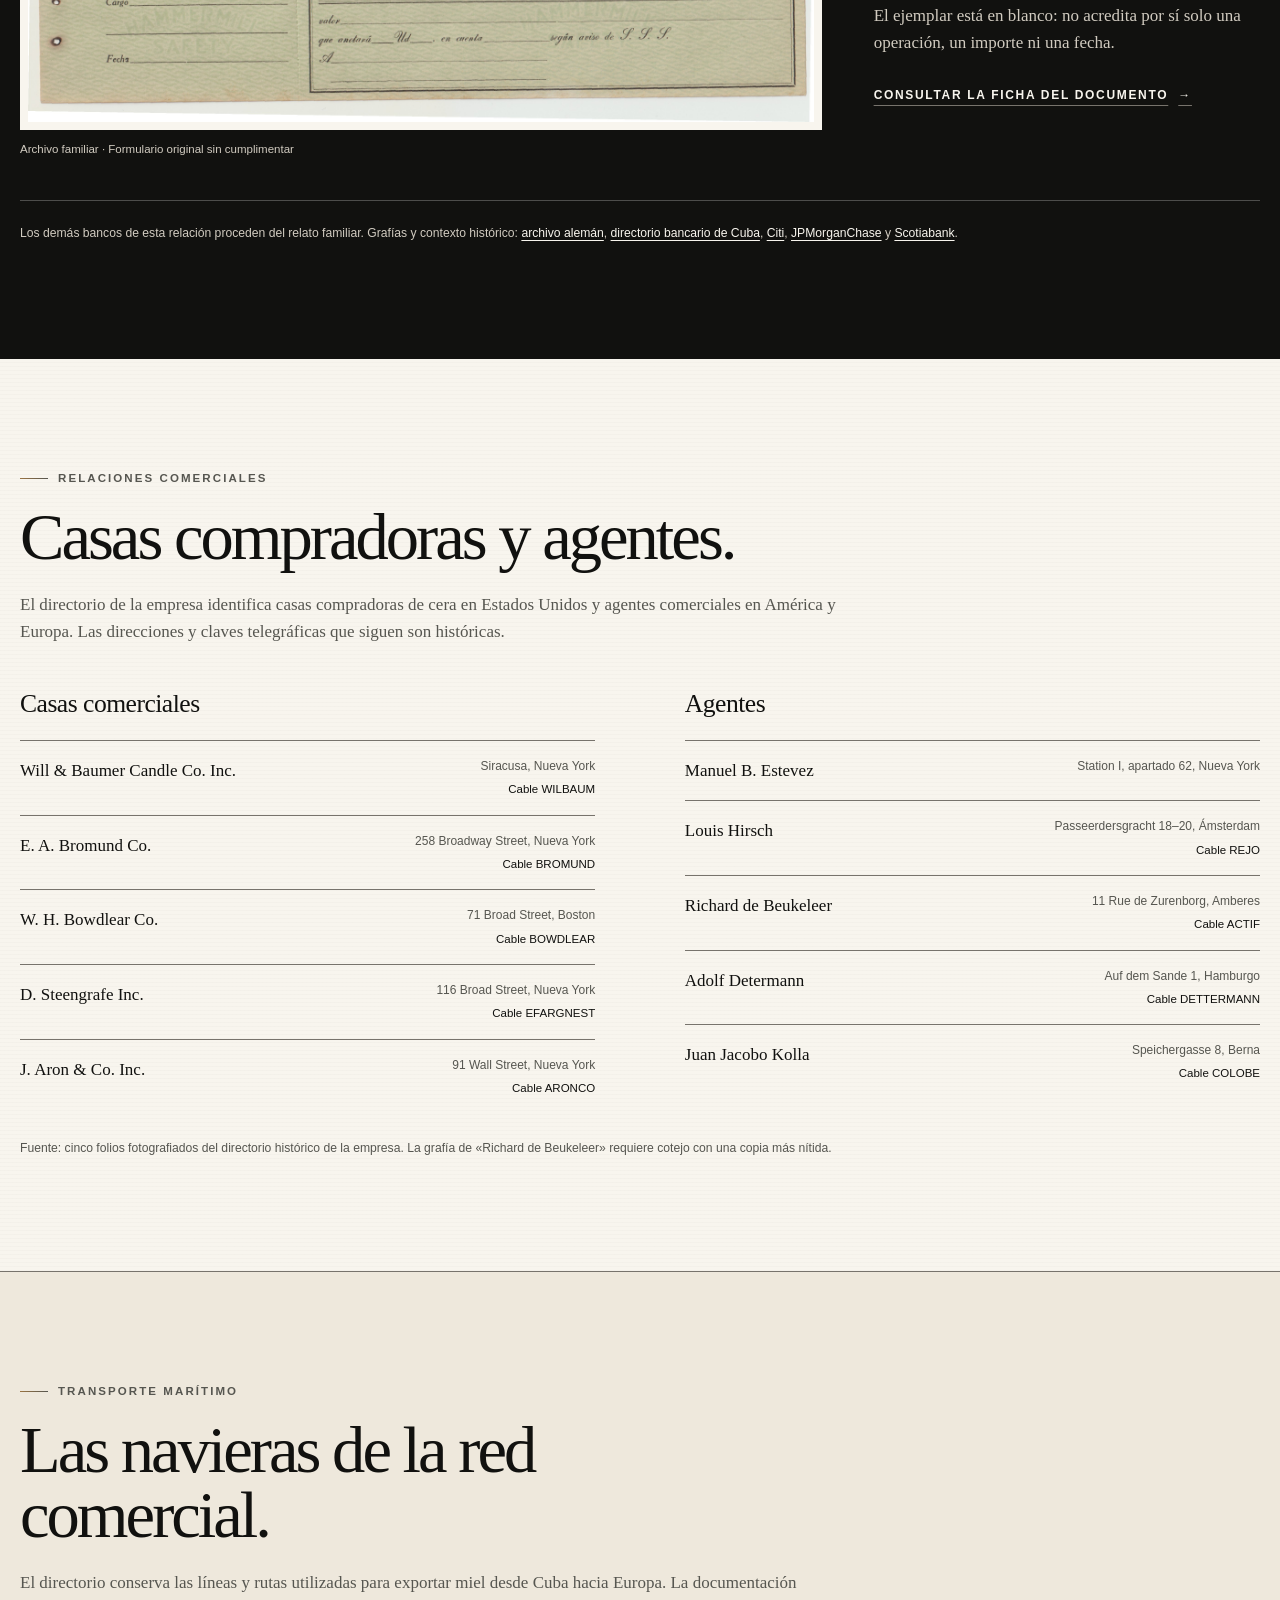
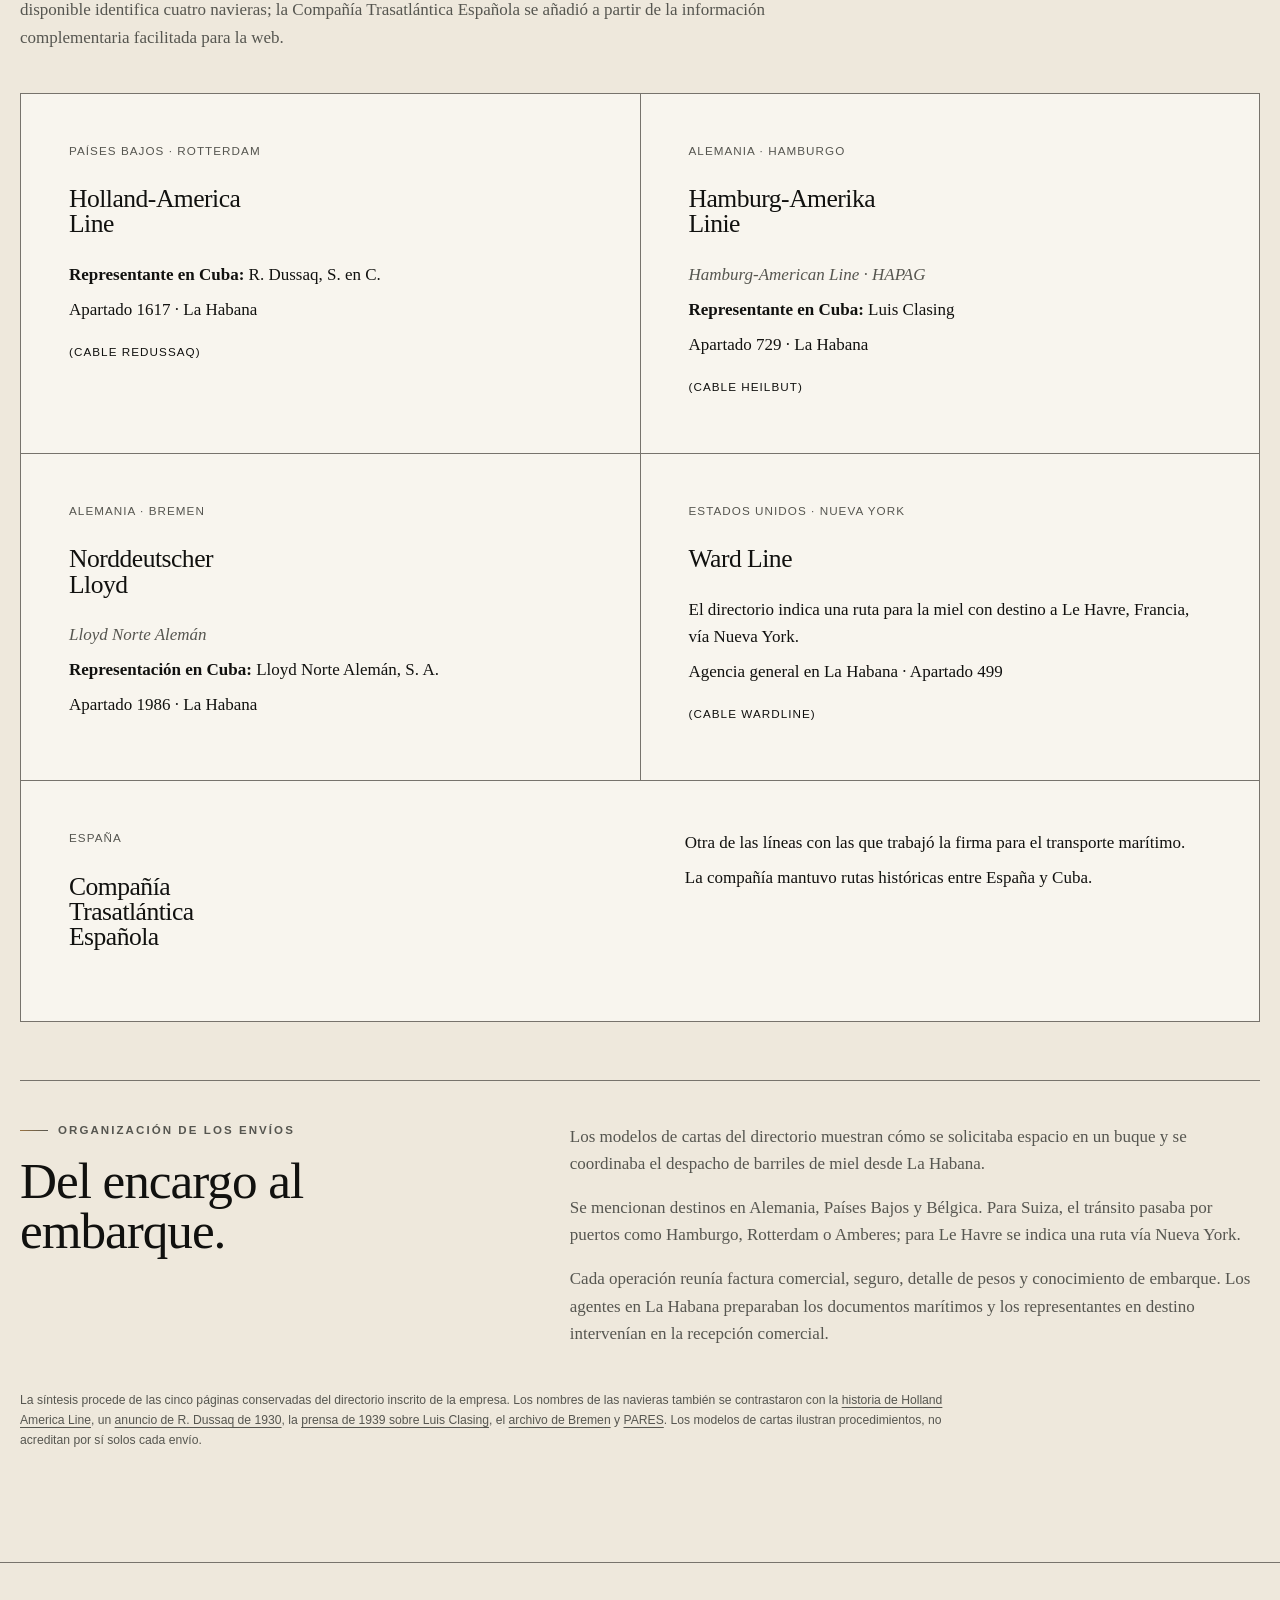
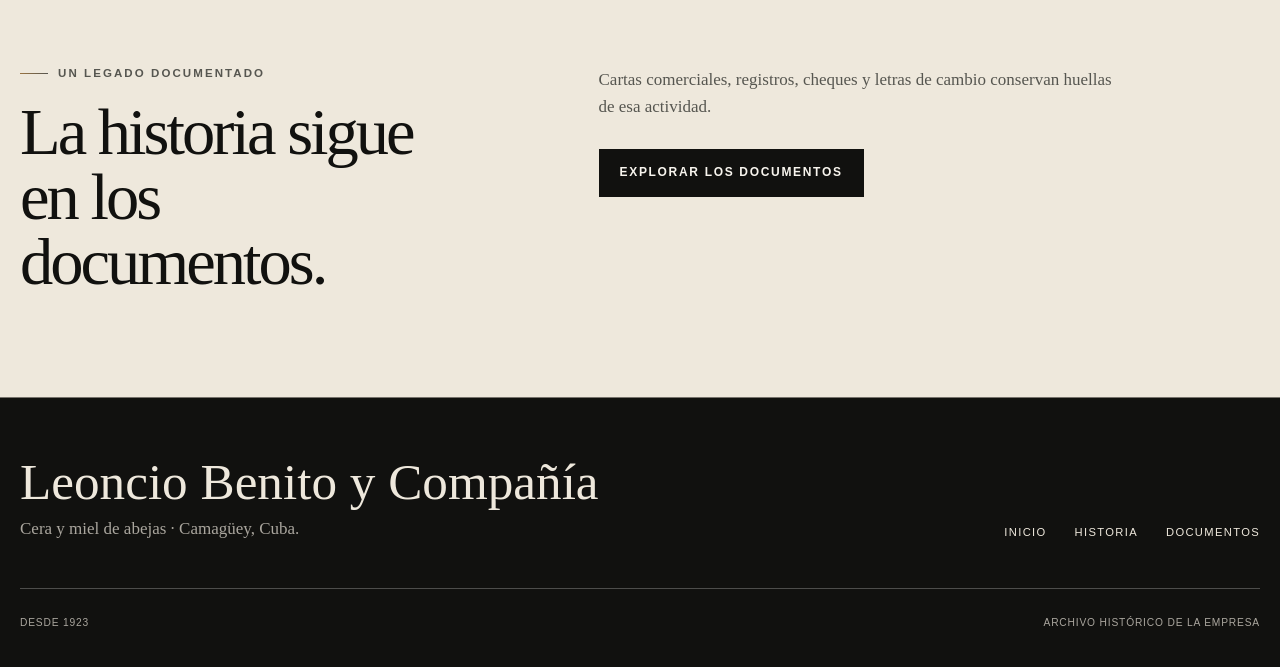
<file: empresa/index.html>
<!doctype html>
<html lang="es">
  <head>
    <meta charset="utf-8" />
    <meta name="viewport" content="width=device-width, initial-scale=1" />
    <meta
      name="description"
      content="Conoce la actividad de Leoncio Benito y Compañía: miel y cera cubanas, apicultores proveedores, procesado en Camagüey y comercio internacional desde 1923."
    />
    <title>La empresa · Leoncio Benito y Compañía</title>
    <link rel="icon" type="image/png" href="../assets/marca/abeja-favicon.png" />
    <link rel="apple-touch-icon" href="../assets/marca/abeja-favicon.png" />
    <link rel="canonical" href="https://py-qwerty.github.io/Leoncio-Benito-Cera-y-Miel-de-Abejas/empresa/" />
    <meta property="og:type" content="website" />
    <meta property="og:locale" content="es_ES" />
    <meta property="og:site_name" content="Leoncio Benito y Compañía" />
    <meta property="og:title" content="La empresa · Leoncio Benito y Compañía" />
    <meta property="og:description" content="Miel y cera cubanas: apicultores, planta de Camagüey, transporte y comercio internacional." />
    <meta property="og:url" content="https://py-qwerty.github.io/Leoncio-Benito-Cera-y-Miel-de-Abejas/empresa/" />
    <meta property="og:image" content="https://py-qwerty.github.io/Leoncio-Benito-Cera-y-Miel-de-Abejas/assets/marca/abeja-compartir.png" />
    <meta property="og:image:width" content="1727" />
    <meta property="og:image:height" content="911" />
    <meta property="og:image:alt" content="Abeja de la marca histórica Leoncio Benito sobre papel claro" />
    <meta name="twitter:card" content="summary_large_image" />
    <meta name="twitter:image" content="https://py-qwerty.github.io/Leoncio-Benito-Cera-y-Miel-de-Abejas/assets/marca/abeja-compartir.png" />
    <link rel="stylesheet" href="../styles.css?v=21" />
    <script src="../site.js?v=2" defer></script>
  </head>
  <body>
    <a class="skip-link" href="#contenido">Saltar al contenido</a>
    <header class="site-header">
      <div class="shell site-header__inner">
        <a class="brand" href="../index.html" aria-label="Leoncio Benito y Compañía, inicio">
          <img src="../assets/marca/logo-leoncio-benito-reconstruido-transparente.png" alt="Leoncio Benito, cera y miel de abejas" />
          <span class="brand__archive">Desde 1923<br />Camagüey</span>
        </a>
        <nav class="primary-nav" aria-label="Navegación principal">
          <a href="../index.html">Inicio</a>
          <a href="index.html" aria-current="page">La empresa</a>
          <a href="../historial/index.html">Historia</a>
          <a href="../documentos/index.html">Documentos</a>
        </nav>
      </div>
    </header>

    <main id="contenido">
      <section class="page-hero">
        <div class="shell">
          <p class="eyebrow">Cera y miel de abejas · Desde 1923</p>
          <h1>La empresa</h1>
          <p class="page-hero__intro">
            Leoncio Benito y Compañía unió el trabajo de los apicultores cubanos
            con el procesado en Camagüey y la venta de miel y cera dentro y fuera de Cuba.
          </p>
        </div>
      </section>

      <section class="company-overview" aria-labelledby="actividad">
        <div class="shell company-overview__grid">
          <div>
            <p class="eyebrow">Actividad</p>
            <h2 id="actividad">Del apiario al mercado.</h2>
          </div>
          <div class="company-overview__copy">
            <p>
              Desde 1923, la firma se dedicó al comercio nacional e internacional
              de miel y cera cubanas. Sus proveedores eran apicultores de Camagüey
              y de otras provincias del país.
            </p>
            <p>
              La empresa participó también en el procesado de ambos productos.
              Para su época, dio especial importancia a la calidad de la miel y la cera
              que llegaban a sus clientes.
            </p>
          </div>
        </div>
      </section>

      <section class="company-supply" aria-labelledby="proveedores">
        <div class="shell company-supply__grid">
          <div>
            <p class="eyebrow">Proveedores</p>
            <h2 id="proveedores">Una red de apicultores cubanos.</h2>
            <p>
              El abastecimiento no se limitó a Camagüey. La firma compró producción
              a apicultores de distintas regiones de Cuba, conectando sus apiarios
              con la planta procesadora y los mercados de destino.
            </p>
          </div>
          <div>
            <p class="company-list__label">Provincias de origen</p>
            <ul class="company-provinces">
              <li>Camagüey</li>
              <li>Oriente</li>
              <li>Santa Clara</li>
              <li>Matanzas</li>
              <li>Pinar del Río</li>
              <li>La Habana</li>
            </ul>
          </div>
        </div>
      </section>

      <section class="company-overview company-fleet" aria-labelledby="flota">
        <div class="shell company-overview__grid">
          <div>
            <p class="eyebrow">Transporte terrestre</p>
            <h2 id="flota">Una flota propia para recorrer Cuba.</h2>
          </div>
          <div class="company-overview__copy">
            <p>
              La empresa disponía de una flota propia de ocho camiones International
              Harvester. Recogían miel y cera en las provincias proveedoras y las
              llevaban a la planta de San Ramón 206, en Camagüey.
            </p>
            <p>
              Allí se procesaban y envasaban, y el laboratorio de la empresa
              analizaba los productos. Una vez listos para embarque, los mismos
              camiones los trasladaban a los puertos de Nuevitas y La Habana.
            </p>
            <p>
              La flota recorría Oriente, Santa Clara, Matanzas, Pinar del Río y
              parte de La Habana. También distribuía los apiarios que la firma
              entregaba a sus apicultores por todo el país.
            </p>
            <p>
              Dos vehículos Jeep Willys servían para visitar a los apicultores
              y mantener el contacto directo con ellos.
            </p>
          </div>
        </div>
        <div class="shell company-fleet__gallery" aria-label="Vehículos de la época, imágenes de contexto">
          <figure class="company-fleet__figure">
            <img src="../assets/vehiculos/willys-cj3a-1950.jpg" alt="Jeep Willys CJ-3A, modelo de 1950" width="1200" height="799" loading="lazy" />
            <figcaption>
              <strong>Jeep Willys CJ-3A · modelo de 1950</strong>
              <span>Fotografía de 2015. Imagen de contexto; no es uno de los vehículos de la empresa.</span>
              <small>Foto: <a href="https://commons.wikimedia.org/wiki/File:1950_Willys_Jeep_CJ-3A_(21360400616).jpg" target="_blank" rel="noopener noreferrer">Greg Gjerdingen / Wikimedia Commons</a> · <a href="https://creativecommons.org/licenses/by/2.0/" target="_blank" rel="noopener noreferrer">CC BY 2.0</a> · Presentada en blanco y negro.</small>
            </figcaption>
          </figure>
          <figure class="company-fleet__figure">
            <img src="../assets/vehiculos/international-l170-1950.jpg" alt="Camión International L-170, modelo de 1950" width="1200" height="944" loading="lazy" />
            <figcaption>
              <strong>Camión International L-170 · modelo de 1950</strong>
              <span>Fotografía de 2024. Imagen de contexto; no es uno de los camiones de la empresa.</span>
              <small>Foto: <a href="https://commons.wikimedia.org/wiki/File:1950_International_L-170,_front_right,_06-16-2024.jpg" target="_blank" rel="noopener noreferrer">MercurySable99 / Wikimedia Commons</a> · <a href="https://creativecommons.org/licenses/by-sa/4.0/" target="_blank" rel="noopener noreferrer">CC BY-SA 4.0</a> · Presentada en blanco y negro.</small>
            </figcaption>
          </figure>
        </div>
        <p class="shell company-fleet__source">Información facilitada por la familia de la empresa.</p>
      </section>

      <section class="company-plant" aria-labelledby="planta">
        <div class="shell company-plant__grid">
          <figure class="company-plant__photo">
            <img
              src="../assets/expo-1958/leoncio-benito-retrato-restaurado-bn.png"
              alt="Retrato restaurado en blanco y negro de Leoncio Benito Rivas en su despacho de Camagüey"
              loading="lazy"
            />
            <figcaption>Leoncio Benito Rivas en su despacho de San Ramón 206 · Fotografía restaurada · <a href="../assets/expo-1958/fotografia-original-oficina-recortada.jpeg" target="_blank" rel="noopener noreferrer">Ver original</a></figcaption>
          </figure>
          <div>
            <p class="eyebrow">San Ramón 206 · Camagüey</p>
            <h2 id="planta">Una planta para procesar la miel y la cera.</h2>
            <p>
              La empresa instaló en San Ramón 206 una planta para procesar miel y cera.
              Su maquinaria se compró en Nueva York y llegó a Cuba por el puerto
              de Nuevitas.
            </p>
            <p>
              El equipamiento incorporaba tecnología avanzada para su época y
              respaldaba los altos estándares de calidad con los que trabajaba la firma.
              Su laboratorio analizaba los productos antes de enviarlos a los puertos.
            </p>
            <p>
              Para la correspondencia, la firma utilizaba el <strong>apartado 138 de
              Camagüey</strong>, documentado en cartas de 1939 y 1962. Su dirección
              telegráfica era <strong>Cable L Benito</strong>.
            </p>
            <p>
              El teléfono de <strong>Leoncio Benito, Miel y Ceras, era el 2087</strong>
              en los directorios telefónicos de
              <a href="https://crp-media.sfo3.cdn.digitaloceanspaces.com/library/Cuba-Phonebook-1949.pdf#page=259" target="_blank" rel="noopener noreferrer">1949</a>
              y <a href="https://cubagenweb.org/phones/Directorio%20de%20Provincias-1959.pdf#page=33" target="_blank" rel="noopener noreferrer">1959</a>.
              Ambas guías lo sitúan en «E. José 206», la antigua calle San Ramón.
              Según la información facilitada por la familia sobre la guía telefónica
              de <strong>1961</strong>, en ese año la firma aparece con el número
              <strong>2423</strong>. No disponemos aquí de la página para cotejar la entrada.
            </p>
          </div>
        </div>
      </section>

      <section class="company-team" aria-labelledby="equipo">
        <div class="shell">
          <div class="company-team__heading">
            <div>
              <p class="eyebrow">Organización</p>
              <h2 id="equipo">Las personas detrás de la empresa.</h2>
            </div>
            <p>La firma contaba con <strong>50 empleados</strong> entre la dirección, la asesoría jurídica, la oficina, la planta y el transporte.</p>
          </div>
          <div class="company-team__grid">
            <article class="company-team__role">
              <p class="company-list__label">Asesoría jurídica</p>
              <h3>Dr. Leoncio Pablo Benito Comas</h3>
              <p>Apoderado de la empresa en Camagüey. Su bufete estaba en San Ramón 205 y su teléfono era el 4205.</p>
            </article>
            <article class="company-team__role">
              <p class="company-list__label">Asesoría jurídica</p>
              <h3>Dr. José Agustín Benito Hernández</h3>
              <p>Su bufete estaba en la calle Cisneros 255, junto al Banco Agrícola e Industrial de Camagüey.</p>
            </article>
            <article class="company-team__role">
              <p class="company-list__label">Dirección financiera</p>
              <h3>Mercedes Hernández Pla</h3>
              <p>Estaba al frente de la dirección financiera de la firma.</p>
            </article>
            <article class="company-team__role">
              <p class="company-list__label">Personal y apicultores</p>
              <h3>Manuela Hernández Pla</h3>
              <p>Dirigía el personal y mantenía la relación con los apicultores.</p>
            </article>
            <article class="company-team__role">
              <p class="company-list__label">Secretaría</p>
              <h3>Gloria Hernández Pla</h3>
              <p>Se ocupaba del secretariado de la empresa.</p>
            </article>
            <article class="company-team__role">
              <p class="company-list__label">Planta y transporte</p>
              <h3>El trabajo diario</h3>
              <p>La plantilla incluía empleados de la planta y conductores de los camiones y los Jeep utilizados para el transporte y las visitas a los apiarios.</p>
            </article>
          </div>
          <p class="company-team__legal">Los dos abogados asesoraban a la firma y preparaban los contratos con las navieras y los agentes comerciales de Estados Unidos y Europa.</p>
          <p class="company-team__source">Información facilitada por la familia de la empresa.</p>
        </div>
      </section>

      <section class="company-network" aria-labelledby="red-comercial">
        <div class="shell">
          <div class="company-network__intro">
            <p class="eyebrow eyebrow--light">Comercio exterior</p>
            <h2 id="red-comercial">Bancos, corresponsales y mercados.</h2>
            <p>
              La firma se apoyó en relaciones bancarias y en una red de representantes
              para atender clientes en Estados Unidos y Europa. Los pagos procedentes
              de clientes estadounidenses llegaban mediante bancos que operaban entre
              ambos países.
            </p>
          </div>
          <div class="company-network__columns">
            <div>
              <h3>Bancos de la red comercial</h3>
              <ul class="company-name-list">
                <li>Banco Gelats</li>
                <li>The National City Bank of New York (First National City Bank of New York desde 1955)</li>
                <li>The Chase National Bank (The Chase Manhattan Bank desde 1955)</li>
                <li>Banco Agrícola e Industrial de Camagüey</li>
                <li>Bank of America</li>
                <li>The Royal Bank of Canada</li>
                <li>The Bank of Nova Scotia</li>
                <li>Deutsch-Südamerikanische Bank AG · Alemania</li>
              </ul>
              <p class="company-network__note">
                En años posteriores, Bank of America facilitó el envío de remesas
                de clientes estadounidenses hacia bancos con presencia en Cuba.
              </p>
              <p class="company-network__note">
                Según la memoria familiar, en 1959 los activos financieros de la
                firma ascendían a <strong>4,3 millones de pesos cubanos</strong> y
                sus fondos se distribuían entre bancos de esta red. La empresa
                no mantenía depósitos en Bank of America.
              </p>
              <p class="company-network__note">
                Los <a href="../documentos/index.html#cheques">modelos de cheques conservados</a>
                llevan los nombres de los dos bancos canadienses y la marca de Leoncio Benito.
                Son formularios de muestra, no comprobantes de pagos efectuados.
              </p>
            </div>
            <div>
              <h3>Presencia comercial</h3>
              <p>En Estados Unidos, la red alcanzaba Nueva York, Siracusa y Boston.</p>
              <p>En Europa, la empresa mantuvo contactos en Ámsterdam, Amberes, Hamburgo y Berna.</p>
              <p>La memoria familiar sitúa la miel y la cera de la firma en la <a href="../historial/index.html#sevilla-1929">Exposición Iberoamericana de Sevilla de 1929</a>.</p>
              <p>Una <a href="../documentos/index.html#cera-1934">carta comercial de 1934</a>
                menciona a The Royal Bank of Canada y a Guaranty Trust Company en la
                gestión de documentos y pagos por un embarque de cera.</p>
              <a class="text-link" href="../documentos/index.html#miel-1939">Ver la correspondencia comercial de 1939 <span aria-hidden="true">→</span></a>
            </div>
          </div>
          <aside class="company-network__bill" aria-labelledby="letra-empresa">
            <figure class="company-network__bill-image">
              <a href="../assets/documentos/letra-de-cambio.jpg" target="_blank" rel="noopener noreferrer" aria-label="Abrir el escaneo original de la letra de cambio de Leoncio Benito">
                <img src="../assets/documentos/letra-de-cambio.jpg" alt="Formulario original de letra de cambio sin rellenar, con la marca Leoncio Benito y una abeja" width="3440" height="1488" loading="lazy" />
              </a>
              <figcaption>Archivo familiar · Formulario original sin cumplimentar</figcaption>
            </figure>
            <div class="company-network__bill-copy">
              <p class="eyebrow eyebrow--light">Una pieza del archivo</p>
              <h3 id="letra-empresa">La letra de cambio</h3>
              <p>Este impreso conserva la marca de Leoncio Benito y la figura de una abeja. Ayuda a situar los documentos de pago dentro de la actividad comercial de la empresa.</p>
              <p>El ejemplar está en blanco: no acredita por sí solo una operación, un importe ni una fecha.</p>
              <a class="text-link" href="../documentos/index.html#letra-de-cambio">Consultar la ficha del documento <span aria-hidden="true">→</span></a>
            </div>
          </aside>
          <p class="company-network__sources">
            Los demás bancos de esta relación proceden del relato familiar. Grafías y contexto histórico:
            <a href="https://www.deutsche-digitale-bibliothek.de/item/OYG7QQ476GQKEHFSUYUQUXKNZGKUZVR5" target="_blank" rel="noopener noreferrer">archivo alemán</a>,
            <a href="https://publications.gc.ca/collections/collection_2026/isde-ised/c12-54/C12-54-104-2-eng.pdf" target="_blank" rel="noopener noreferrer">directorio bancario de Cuba</a>,
            <a href="https://www.citigroup.com/rcs/citigpa/akpublic/storage/public/argentina_2010_spanish.pdf" target="_blank" rel="noopener noreferrer">Citi</a>,
            <a href="https://www.jpmorganchase.com/about/our-history" target="_blank" rel="noopener noreferrer">JPMorganChase</a> y
            <a href="https://www.scotiabank.com/ca/en/about/historic-timeline.3.all.all.all.html" target="_blank" rel="noopener noreferrer">Scotiabank</a>.
          </p>
        </div>
      </section>

      <section class="company-partners" aria-labelledby="socios-comerciales">
        <div class="shell">
          <div class="company-partners__heading">
            <p class="eyebrow">Relaciones comerciales</p>
            <h2 id="socios-comerciales">Casas compradoras y agentes.</h2>
            <p>El directorio de la empresa identifica casas compradoras de cera en Estados Unidos y agentes comerciales en América y Europa. Las direcciones y claves telegráficas que siguen son históricas.</p>
          </div>
          <div class="company-partners__grid">
            <div>
              <h3>Casas comerciales</h3>
              <ul class="company-partners__list">
                <li><strong>Will &amp; Baumer Candle Co. Inc.</strong><span>Siracusa, Nueva York<small>Cable WILBAUM</small></span></li>
                <li><strong>E. A. Bromund Co.</strong><span>258 Broadway Street, Nueva York<small>Cable BROMUND</small></span></li>
                <li><strong>W. H. Bowdlear Co.</strong><span>71 Broad Street, Boston<small>Cable BOWDLEAR</small></span></li>
                <li><strong>D. Steengrafe Inc.</strong><span>116 Broad Street, Nueva York<small>Cable EFARGNEST</small></span></li>
                <li><strong>J. Aron &amp; Co. Inc.</strong><span>91 Wall Street, Nueva York<small>Cable ARONCO</small></span></li>
              </ul>
            </div>
            <div>
              <h3>Agentes</h3>
              <ul class="company-partners__list">
                <li><strong>Manuel B. Estevez</strong><span>Station I, apartado 62, Nueva York</span></li>
                <li><strong>Louis Hirsch</strong><span>Passeerdersgracht 18–20, Ámsterdam<small>Cable REJO</small></span></li>
                <li><strong>Richard de Beukeleer</strong><span>11 Rue de Zurenborg, Amberes<small>Cable ACTIF</small></span></li>
                <li><strong>Adolf Determann</strong><span>Auf dem Sande 1, Hamburgo<small>Cable DETTERMANN</small></span></li>
                <li><strong>Juan Jacobo Kolla</strong><span>Speichergasse 8, Berna<small>Cable COLOBE</small></span></li>
              </ul>
            </div>
          </div>
          <p class="company-team__source">Fuente: cinco folios fotografiados del directorio histórico de la empresa. La grafía de «Richard de Beukeleer» requiere cotejo con una copia más nítida.</p>
        </div>
      </section>

      <section class="company-shipping" aria-labelledby="navieras">
        <div class="shell">
          <div class="company-shipping__intro">
            <p class="eyebrow">Transporte marítimo</p>
            <h2 id="navieras">Las navieras de la red comercial.</h2>
            <p>El directorio conserva las líneas y rutas utilizadas para exportar miel desde Cuba hacia Europa. La documentación disponible identifica cuatro navieras; la Compañía Trasatlántica Española se añadió a partir de la información complementaria facilitada para la web.</p>
          </div>
          <div class="company-shipping__grid">
            <article class="company-shipping__item">
              <p class="company-shipping__origin">Países Bajos · Rotterdam</p>
              <h3>Holland-America Line</h3>
              <p><strong>Representante en Cuba:</strong> R. Dussaq, S. en C.</p>
              <p>Apartado 1617 · La Habana</p>
              <p class="company-shipping__cable">(Cable REDUSSAQ)</p>
            </article>
            <article class="company-shipping__item">
              <p class="company-shipping__origin">Alemania · Hamburgo</p>
              <h3>Hamburg-Amerika Linie</h3>
              <p class="company-shipping__alias">Hamburg-American Line · HAPAG</p>
              <p><strong>Representante en Cuba:</strong> Luis Clasing</p>
              <p>Apartado 729 · La Habana</p>
              <p class="company-shipping__cable">(Cable HEILBUT)</p>
            </article>
            <article class="company-shipping__item">
              <p class="company-shipping__origin">Alemania · Bremen</p>
              <h3>Norddeutscher Lloyd</h3>
              <p class="company-shipping__alias">Lloyd Norte Alemán</p>
              <p><strong>Representación en Cuba:</strong> Lloyd Norte Alemán, S. A.</p>
              <p>Apartado 1986 · La Habana</p>
            </article>
            <article class="company-shipping__item">
              <p class="company-shipping__origin">Estados Unidos · Nueva York</p>
              <h3>Ward Line</h3>
              <p>El directorio indica una ruta para la miel con destino a Le Havre, Francia, vía Nueva York.</p>
              <p>Agencia general en La Habana · Apartado 499</p>
              <p class="company-shipping__cable">(Cable WARDLINE)</p>
            </article>
            <article class="company-shipping__item company-shipping__item--wide">
              <div>
                <p class="company-shipping__origin">España</p>
                <h3>Compañía Trasatlántica Española</h3>
              </div>
              <div>
                <p>Otra de las líneas con las que trabajó la firma para el transporte marítimo.</p>
                <p>La compañía mantuvo rutas históricas entre España y Cuba.</p>
              </div>
            </article>
          </div>
          <div class="company-shipping__process">
            <div>
              <p class="eyebrow">Organización de los envíos</p>
              <h3>Del encargo al embarque.</h3>
            </div>
            <div>
              <p>Los modelos de cartas del directorio muestran cómo se solicitaba espacio en un buque y se coordinaba el despacho de barriles de miel desde La Habana.</p>
              <p>Se mencionan destinos en Alemania, Países Bajos y Bélgica. Para Suiza, el tránsito pasaba por puertos como Hamburgo, Rotterdam o Amberes; para Le Havre se indica una ruta vía Nueva York.</p>
              <p>Cada operación reunía factura comercial, seguro, detalle de pesos y conocimiento de embarque. Los agentes en La Habana preparaban los documentos marítimos y los representantes en destino intervenían en la recepción comercial.</p>
            </div>
          </div>
          <p class="company-shipping__sources">La síntesis procede de las cinco páginas conservadas del directorio inscrito de la empresa. Los nombres de las navieras también se contrastaron con la <a href="https://www.hollandamerica.com/150th-anniversary/en/timeline/" target="_blank" rel="noopener noreferrer">historia de Holland America Line</a>, un <a href="https://ufdcimages.uflib.ufl.edu/AA/00/06/51/93/00195/Carteles_no14_1930_04_06_PDF.pdf" target="_blank" rel="noopener noreferrer">anuncio de R. Dussaq de 1930</a>, la <a href="https://www.jta.org/archive/cuban-minister-announces-withdrawal-of-asylum-offer-but-negotiations-go-on" target="_blank" rel="noopener noreferrer">prensa de 1939 sobre Luis Clasing</a>, el <a href="https://www.arcinsys.niedersachsen.de/arcinsys/showFondsDetails?fondsId=17014" target="_blank" rel="noopener noreferrer">archivo de Bremen</a> y <a href="https://pares.cultura.gob.es/ParesBusquedas20/catalogo/autoridad/139174" target="_blank" rel="noopener noreferrer">PARES</a>. Los modelos de cartas ilustran procedimientos, no acreditan por sí solos cada envío.</p>
        </div>
      </section>

      <section class="company-next">
        <div class="shell company-next__grid">
          <div>
            <p class="eyebrow">Un legado documentado</p>
            <h2>La historia sigue en los documentos.</h2>
          </div>
          <div>
            <p>Cartas comerciales, registros, cheques y letras de cambio conservan huellas de esa actividad.</p>
            <a class="button" href="../documentos/index.html">Explorar los documentos</a>
          </div>
        </div>
      </section>
    </main>

    <footer class="site-footer">
      <div class="shell">
        <div class="site-footer__top">
          <div>
            <p class="site-footer__name">Leoncio Benito y Compañía</p>
            <p class="site-footer__tag">Cera y miel de abejas · Camagüey, Cuba.</p>
          </div>
          <nav aria-label="Navegación del pie">
            <a href="../index.html">Inicio</a>
            <a href="../historial/index.html">Historia</a>
            <a href="../documentos/index.html">Documentos</a>
          </nav>
        </div>
        <div class="site-footer__bottom">
          <span>Desde 1923</span>
          <span>Archivo histórico de la empresa</span>
        </div>
      </div>
    </footer>
  </body>
</html>
</file>
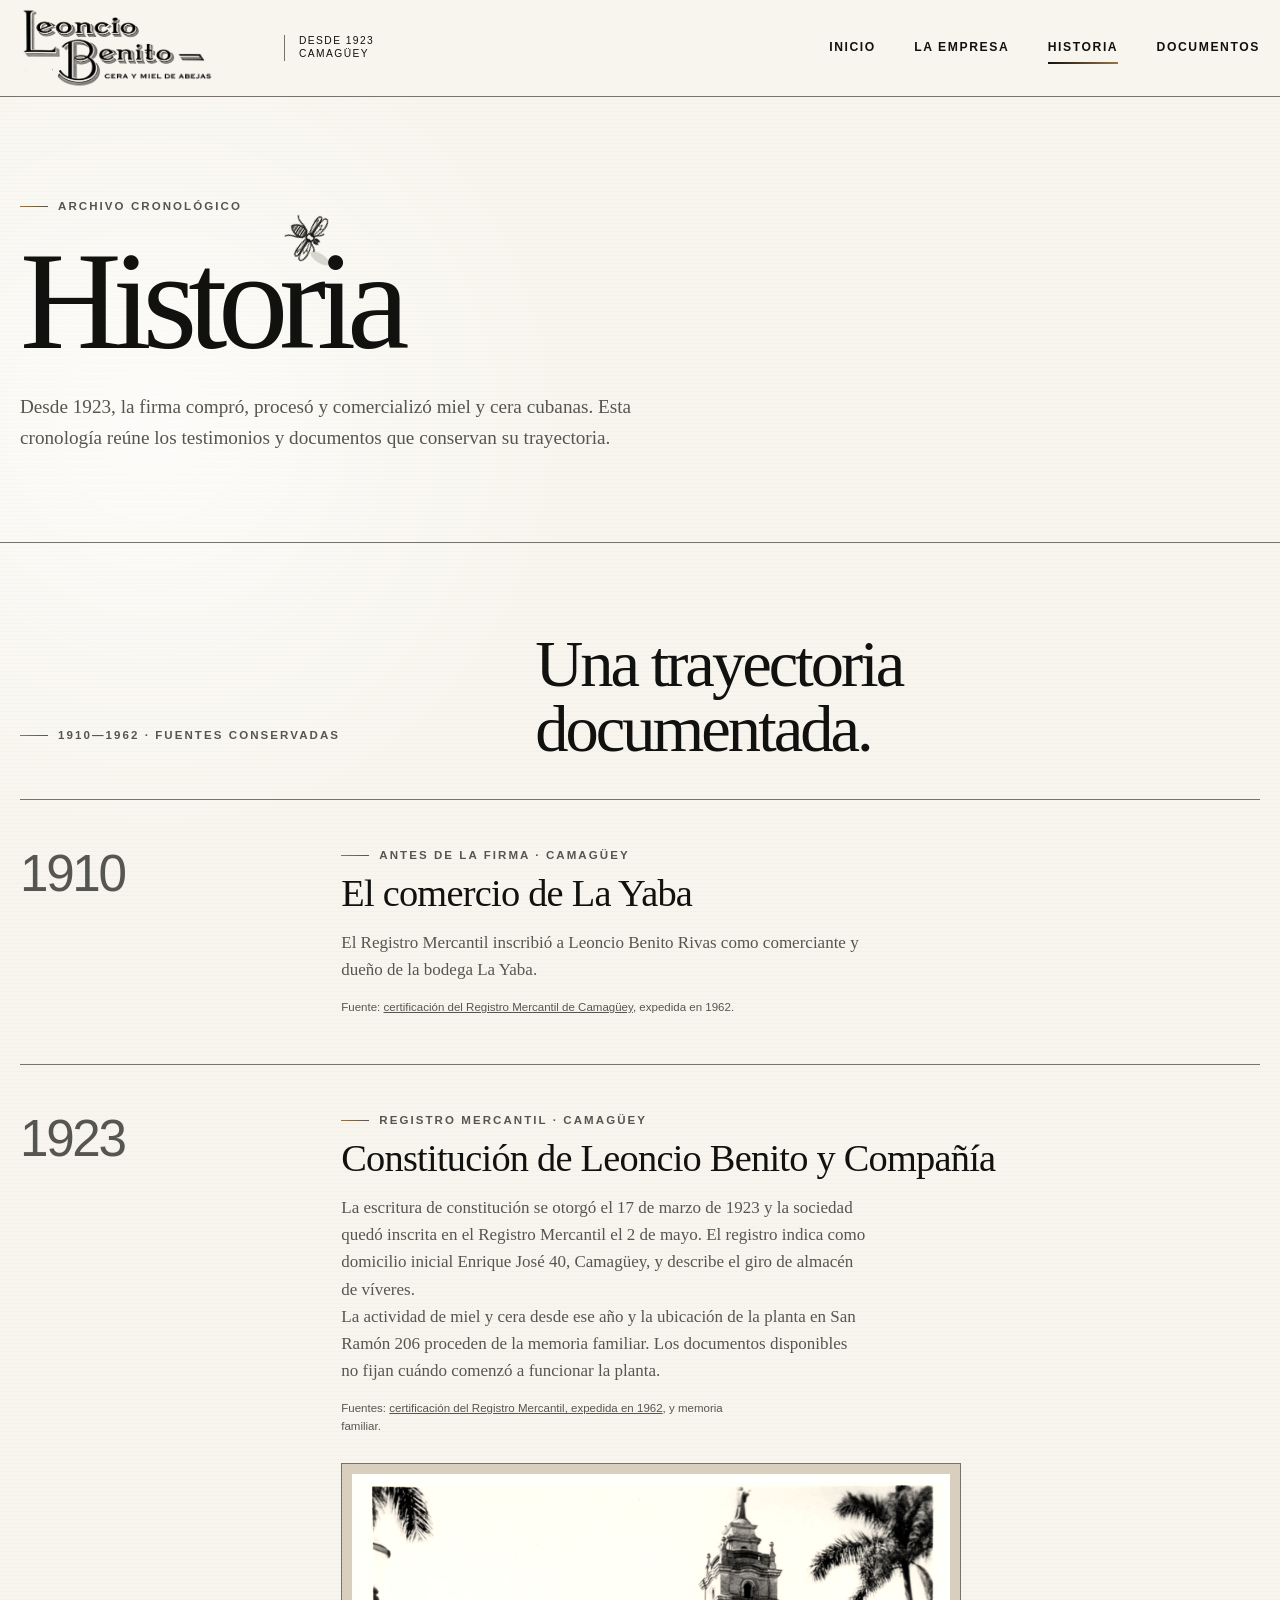
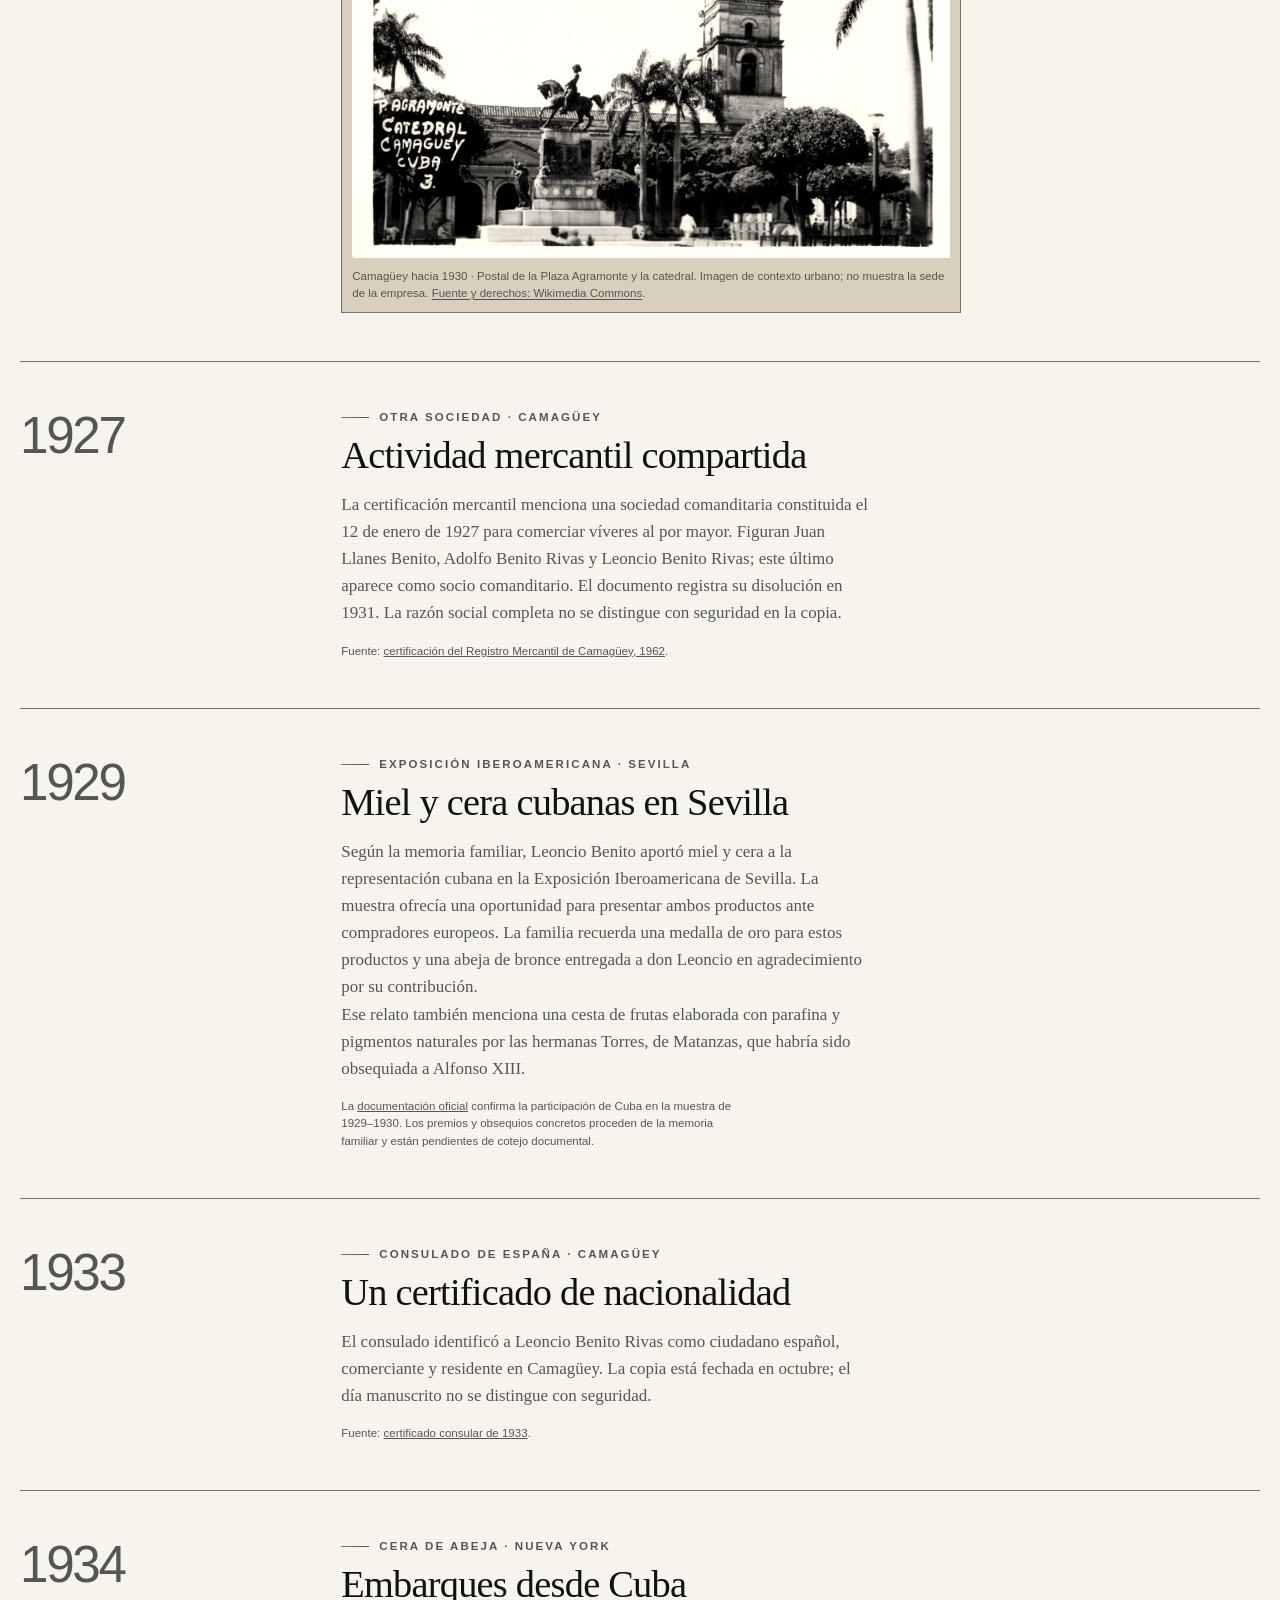
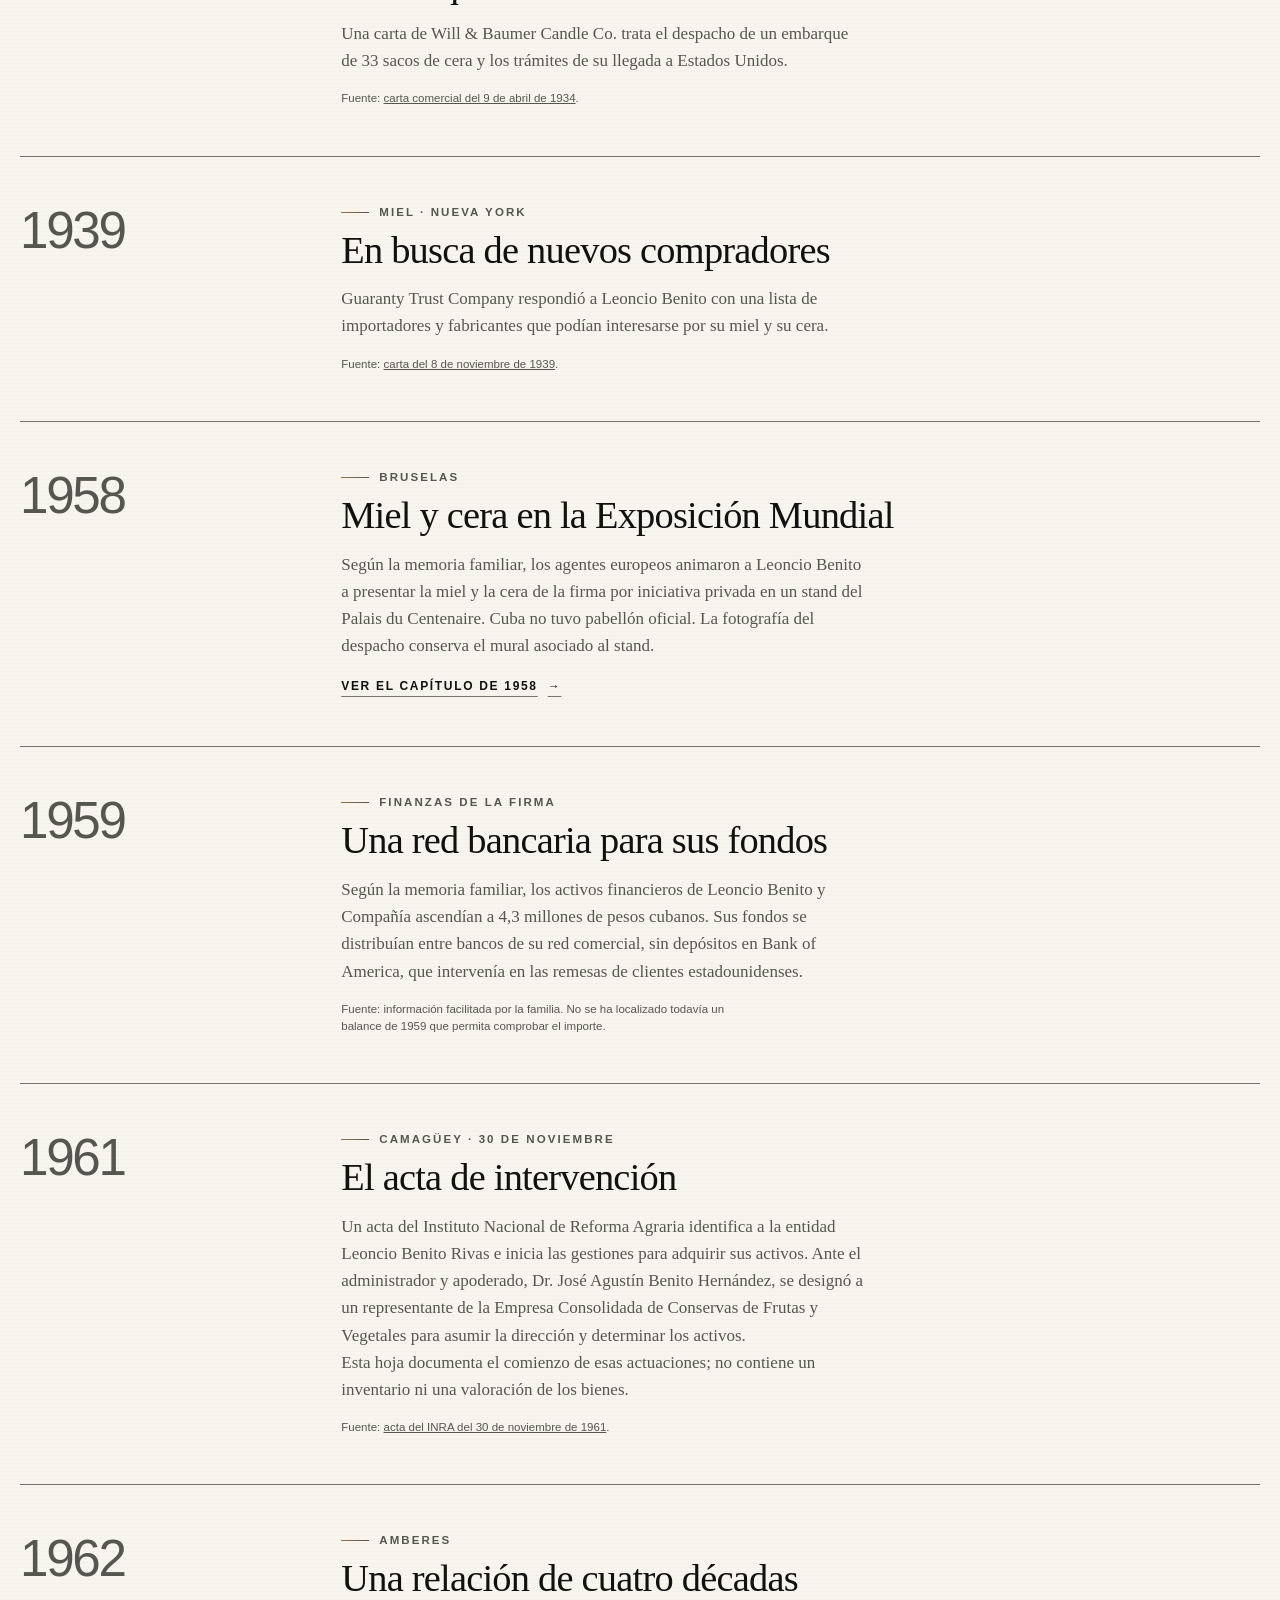
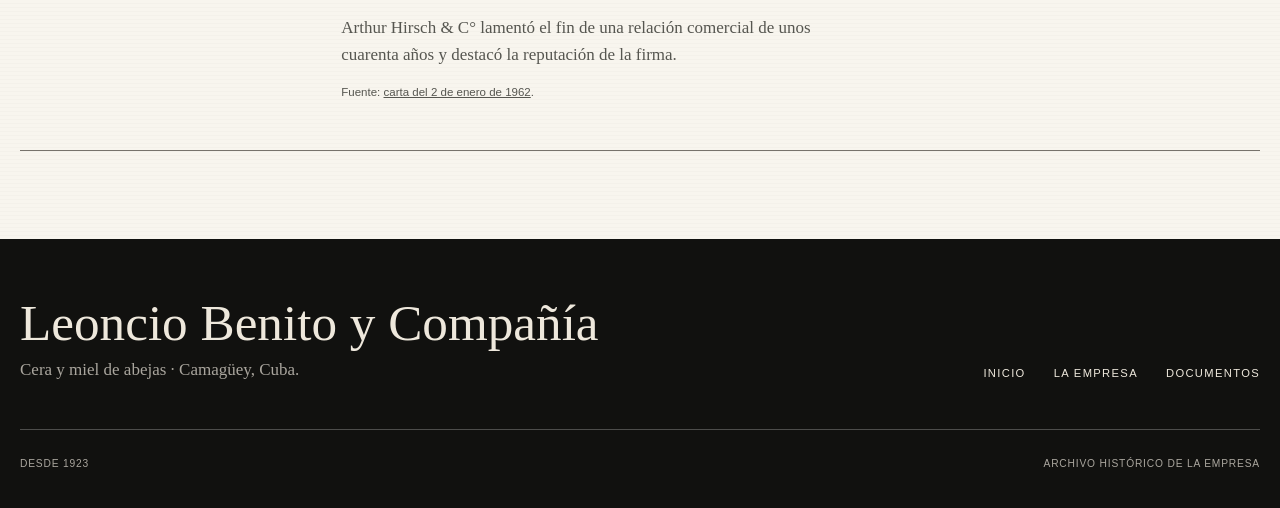
<file: historial/index.html>
<!doctype html>
<html lang="es">
  <head>
    <meta charset="utf-8" />
    <meta name="viewport" content="width=device-width, initial-scale=1" />
    <meta
      name="description"
      content="Historia de Leoncio Benito y Compañía a través de sus documentos y acontecimientos."
    />
    <title>Historia · Leoncio Benito y Compañía</title>
    <link rel="icon" type="image/png" href="../assets/marca/abeja-favicon.png" />
    <link rel="apple-touch-icon" href="../assets/marca/abeja-favicon.png" />
    <link rel="canonical" href="https://py-qwerty.github.io/Leoncio-Benito-Cera-y-Miel-de-Abejas/historial/" />
    <meta property="og:type" content="website" />
    <meta property="og:locale" content="es_ES" />
    <meta property="og:site_name" content="Leoncio Benito y Compañía" />
    <meta property="og:title" content="Historia · Leoncio Benito y Compañía" />
    <meta property="og:description" content="Una historia de comercio apícola cubano contada con documentos y recuerdos familiares." />
    <meta property="og:url" content="https://py-qwerty.github.io/Leoncio-Benito-Cera-y-Miel-de-Abejas/historial/" />
    <meta property="og:image" content="https://py-qwerty.github.io/Leoncio-Benito-Cera-y-Miel-de-Abejas/assets/marca/abeja-compartir.png" />
    <meta property="og:image:width" content="1727" />
    <meta property="og:image:height" content="911" />
    <meta property="og:image:alt" content="Abeja de la marca histórica Leoncio Benito sobre papel claro" />
    <meta name="twitter:card" content="summary_large_image" />
    <meta name="twitter:image" content="https://py-qwerty.github.io/Leoncio-Benito-Cera-y-Miel-de-Abejas/assets/marca/abeja-compartir.png" />
    <link rel="stylesheet" href="../styles.css?v=21" />
    <script src="../site.js?v=2" defer></script>
  </head>
  <body>
    <a class="skip-link" href="#contenido">Saltar al contenido</a>
    <header class="site-header">
      <div class="shell site-header__inner">
        <a class="brand" href="../index.html" aria-label="Leoncio Benito y Compañía, inicio">
          <img src="../assets/marca/logo-leoncio-benito-reconstruido-transparente.png" alt="Leoncio Benito, cera y miel de abejas" />
          <span class="brand__archive">Desde 1923<br />Camagüey</span>
        </a>
        <nav class="primary-nav" aria-label="Navegación principal">
          <a href="../index.html">Inicio</a>
          <a href="../empresa/index.html">La empresa</a>
          <a href="index.html" aria-current="page">Historia</a>
          <a href="../documentos/index.html">Documentos</a>
        </nav>
      </div>
    </header>

    <main id="contenido">
      <section class="page-hero">
        <div class="shell">
          <p class="eyebrow">Archivo cronológico</p>
          <h1>Historia</h1>
          <p class="page-hero__intro">
            Desde 1923, la firma compró, procesó y comercializó miel y cera
            cubanas. Esta cronología reúne los testimonios y documentos que
            conservan su trayectoria.
          </p>
        </div>
      </section>

      <section class="history-list" aria-labelledby="historia-documentada">
        <div class="shell">
          <div class="history-list__heading">
            <p class="eyebrow">1910—1962 · Fuentes conservadas</p>
            <h2 id="historia-documentada">Una trayectoria documentada.</h2>
          </div>

          <div class="history-timeline">
            <article class="history-entry">
              <p class="history-entry__year">1910</p>
              <div>
                <p class="eyebrow">Antes de la firma · Camagüey</p>
                <h3>El comercio de La Yaba</h3>
                <p>El Registro Mercantil inscribió a Leoncio Benito Rivas como comerciante y dueño de la bodega La Yaba.</p>
                <p class="history-entry__source">Fuente: <a href="../documentos/index.html#registro-mercantil">certificación del Registro Mercantil de Camagüey</a>, expedida en 1962.</p>
              </div>
            </article>

            <article class="history-entry">
              <p class="history-entry__year">1923</p>
              <div>
                <p class="eyebrow">Registro Mercantil · Camagüey</p>
                <h3>Constitución de Leoncio Benito y Compañía</h3>
                <p>La escritura de constitución se otorgó el 17 de marzo de 1923 y la sociedad quedó inscrita en el Registro Mercantil el 2 de mayo. El registro indica como domicilio inicial Enrique José 40, Camagüey, y describe el giro de almacén de víveres.</p>
                <p>La actividad de miel y cera desde ese año y la ubicación de la planta en San Ramón 206 proceden de la memoria familiar. Los documentos disponibles no fijan cuándo comenzó a funcionar la planta.</p>
                <p class="history-entry__source">Fuentes: <a href="../documentos/index.html#registro-mercantil">certificación del Registro Mercantil, expedida en 1962</a>, y memoria familiar.</p>
                <figure class="history-entry__context-image">
                  <img src="../assets/camaguey-plaza-catedral-ca-1930.jpg" alt="Postal histórica de la Plaza Agramonte y la catedral de Camagüey, hacia 1930" loading="lazy" />
                  <figcaption>Camagüey hacia 1930 · Postal de la Plaza Agramonte y la catedral. Imagen de contexto urbano; no muestra la sede de la empresa. <a href="https://commons.wikimedia.org/wiki/File:Camag%C3%BCey_-_Plaza_y_Catedal.jpg" target="_blank" rel="noopener noreferrer">Fuente y derechos: Wikimedia Commons</a>.</figcaption>
                </figure>
              </div>
            </article>

            <article class="history-entry">
              <p class="history-entry__year">1927</p>
              <div>
                <p class="eyebrow">Otra sociedad · Camagüey</p>
                <h3>Actividad mercantil compartida</h3>
                <p>La certificación mercantil menciona una sociedad comanditaria constituida el 12 de enero de 1927 para comerciar víveres al por mayor. Figuran Juan Llanes Benito, Adolfo Benito Rivas y Leoncio Benito Rivas; este último aparece como socio comanditario. El documento registra su disolución en 1931. La razón social completa no se distingue con seguridad en la copia.</p>
                <p class="history-entry__source">Fuente: <a href="../documentos/index.html#registro-mercantil">certificación del Registro Mercantil de Camagüey, 1962</a>.</p>
              </div>
            </article>

            <article class="history-entry" id="sevilla-1929">
              <p class="history-entry__year">1929</p>
              <div>
                <p class="eyebrow">Exposición Iberoamericana · Sevilla</p>
                <h3>Miel y cera cubanas en Sevilla</h3>
                <p>Según la memoria familiar, Leoncio Benito aportó miel y cera a la representación cubana en la Exposición Iberoamericana de Sevilla. La muestra ofrecía una oportunidad para presentar ambos productos ante compradores europeos. La familia recuerda una medalla de oro para estos productos y una abeja de bronce entregada a don Leoncio en agradecimiento por su contribución.</p>
                <p>Ese relato también menciona una cesta de frutas elaborada con parafina y pigmentos naturales por las hermanas Torres, de Matanzas, que habría sido obsequiada a Alfonso XIII.</p>
                <p class="history-entry__source">La <a href="https://pares.cultura.gob.es/ParesBusquedas20/catalogo/autoridad/144557" target="_blank" rel="noopener noreferrer">documentación oficial</a> confirma la participación de Cuba en la muestra de 1929–1930. Los premios y obsequios concretos proceden de la memoria familiar y están pendientes de cotejo documental.</p>
              </div>
            </article>

            <article class="history-entry">
              <p class="history-entry__year">1933</p>
              <div>
                <p class="eyebrow">Consulado de España · Camagüey</p>
                <h3>Un certificado de nacionalidad</h3>
                <p>El consulado identificó a Leoncio Benito Rivas como ciudadano español, comerciante y residente en Camagüey. La copia está fechada en octubre; el día manuscrito no se distingue con seguridad.</p>
                <p class="history-entry__source">Fuente: <a href="../documentos/index.html#nacionalidad">certificado consular de 1933</a>.</p>
              </div>
            </article>

            <article class="history-entry">
              <p class="history-entry__year">1934</p>
              <div>
                <p class="eyebrow">Cera de abeja · Nueva York</p>
                <h3>Embarques desde Cuba</h3>
                <p>Una carta de Will &amp; Baumer Candle Co. trata el despacho de un embarque de 33 sacos de cera y los trámites de su llegada a Estados Unidos.</p>
                <p class="history-entry__source">Fuente: <a href="../documentos/index.html#cera-1934">carta comercial del 9 de abril de 1934</a>.</p>
              </div>
            </article>

            <article class="history-entry">
              <p class="history-entry__year">1939</p>
              <div>
                <p class="eyebrow">Miel · Nueva York</p>
                <h3>En busca de nuevos compradores</h3>
                <p>Guaranty Trust Company respondió a Leoncio Benito con una lista de importadores y fabricantes que podían interesarse por su miel y su cera.</p>
                <p class="history-entry__source">Fuente: <a href="../documentos/index.html#miel-1939">carta del 8 de noviembre de 1939</a>.</p>
              </div>
            </article>

            <article class="history-entry history-entry--linked">
              <p class="history-entry__year">1958</p>
              <div>
                <p class="eyebrow">Bruselas</p>
                <h3>Miel y cera en la Exposición Mundial</h3>
                <p>Según la memoria familiar, los agentes europeos animaron a Leoncio Benito a presentar la miel y la cera de la firma por iniciativa privada en un stand del Palais du Centenaire. Cuba no tuvo pabellón oficial. La fotografía del despacho conserva el mural asociado al stand.</p>
                <a class="text-link" href="expo-1958/index.html">Ver el capítulo de 1958 <span aria-hidden="true">→</span></a>
              </div>
            </article>

            <article class="history-entry" id="finanzas-1959">
              <p class="history-entry__year">1959</p>
              <div>
                <p class="eyebrow">Finanzas de la firma</p>
                <h3>Una red bancaria para sus fondos</h3>
                <p>Según la memoria familiar, los activos financieros de Leoncio Benito y Compañía ascendían a 4,3 millones de pesos cubanos. Sus fondos se distribuían entre bancos de su red comercial, sin depósitos en Bank of America, que intervenía en las remesas de clientes estadounidenses.</p>
                <p class="history-entry__source">Fuente: información facilitada por la familia. No se ha localizado todavía un balance de 1959 que permita comprobar el importe.</p>
              </div>
            </article>

            <article class="history-entry" id="intervencion-1961">
              <p class="history-entry__year">1961</p>
              <div>
                <p class="eyebrow">Camagüey · 30 de noviembre</p>
                <h3>El acta de intervención</h3>
                <p>Un acta del Instituto Nacional de Reforma Agraria identifica a la entidad Leoncio Benito Rivas e inicia las gestiones para adquirir sus activos. Ante el administrador y apoderado, Dr. José Agustín Benito Hernández, se designó a un representante de la Empresa Consolidada de Conservas de Frutas y Vegetales para asumir la dirección y determinar los activos.</p>
                <p>Esta hoja documenta el comienzo de esas actuaciones; no contiene un inventario ni una valoración de los bienes.</p>
                <p class="history-entry__source">Fuente: <a href="../documentos/index.html#intervencion-1961">acta del INRA del 30 de noviembre de 1961</a>.</p>
              </div>
            </article>

            <article class="history-entry">
              <p class="history-entry__year">1962</p>
              <div>
                <p class="eyebrow">Amberes</p>
                <h3>Una relación de cuatro décadas</h3>
                <p>Arthur Hirsch &amp; C° lamentó el fin de una relación comercial de unos cuarenta años y destacó la reputación de la firma.</p>
                <p class="history-entry__source">Fuente: <a href="../documentos/index.html#amberes-1962">carta del 2 de enero de 1962</a>.</p>
              </div>
            </article>
          </div>
        </div>
      </section>
    </main>

    <footer class="site-footer">
      <div class="shell">
        <div class="site-footer__top">
          <div>
            <p class="site-footer__name">Leoncio Benito y Compañía</p>
            <p class="site-footer__tag">Cera y miel de abejas · Camagüey, Cuba.</p>
          </div>
          <nav aria-label="Navegación del pie">
            <a href="../index.html">Inicio</a>
            <a href="../empresa/index.html">La empresa</a>
            <a href="../documentos/index.html">Documentos</a>
          </nav>
        </div>
        <div class="site-footer__bottom">
          <span>Desde 1923</span>
          <span>Archivo histórico de la empresa</span>
        </div>
      </div>
    </footer>
  </body>
</html>
</file>
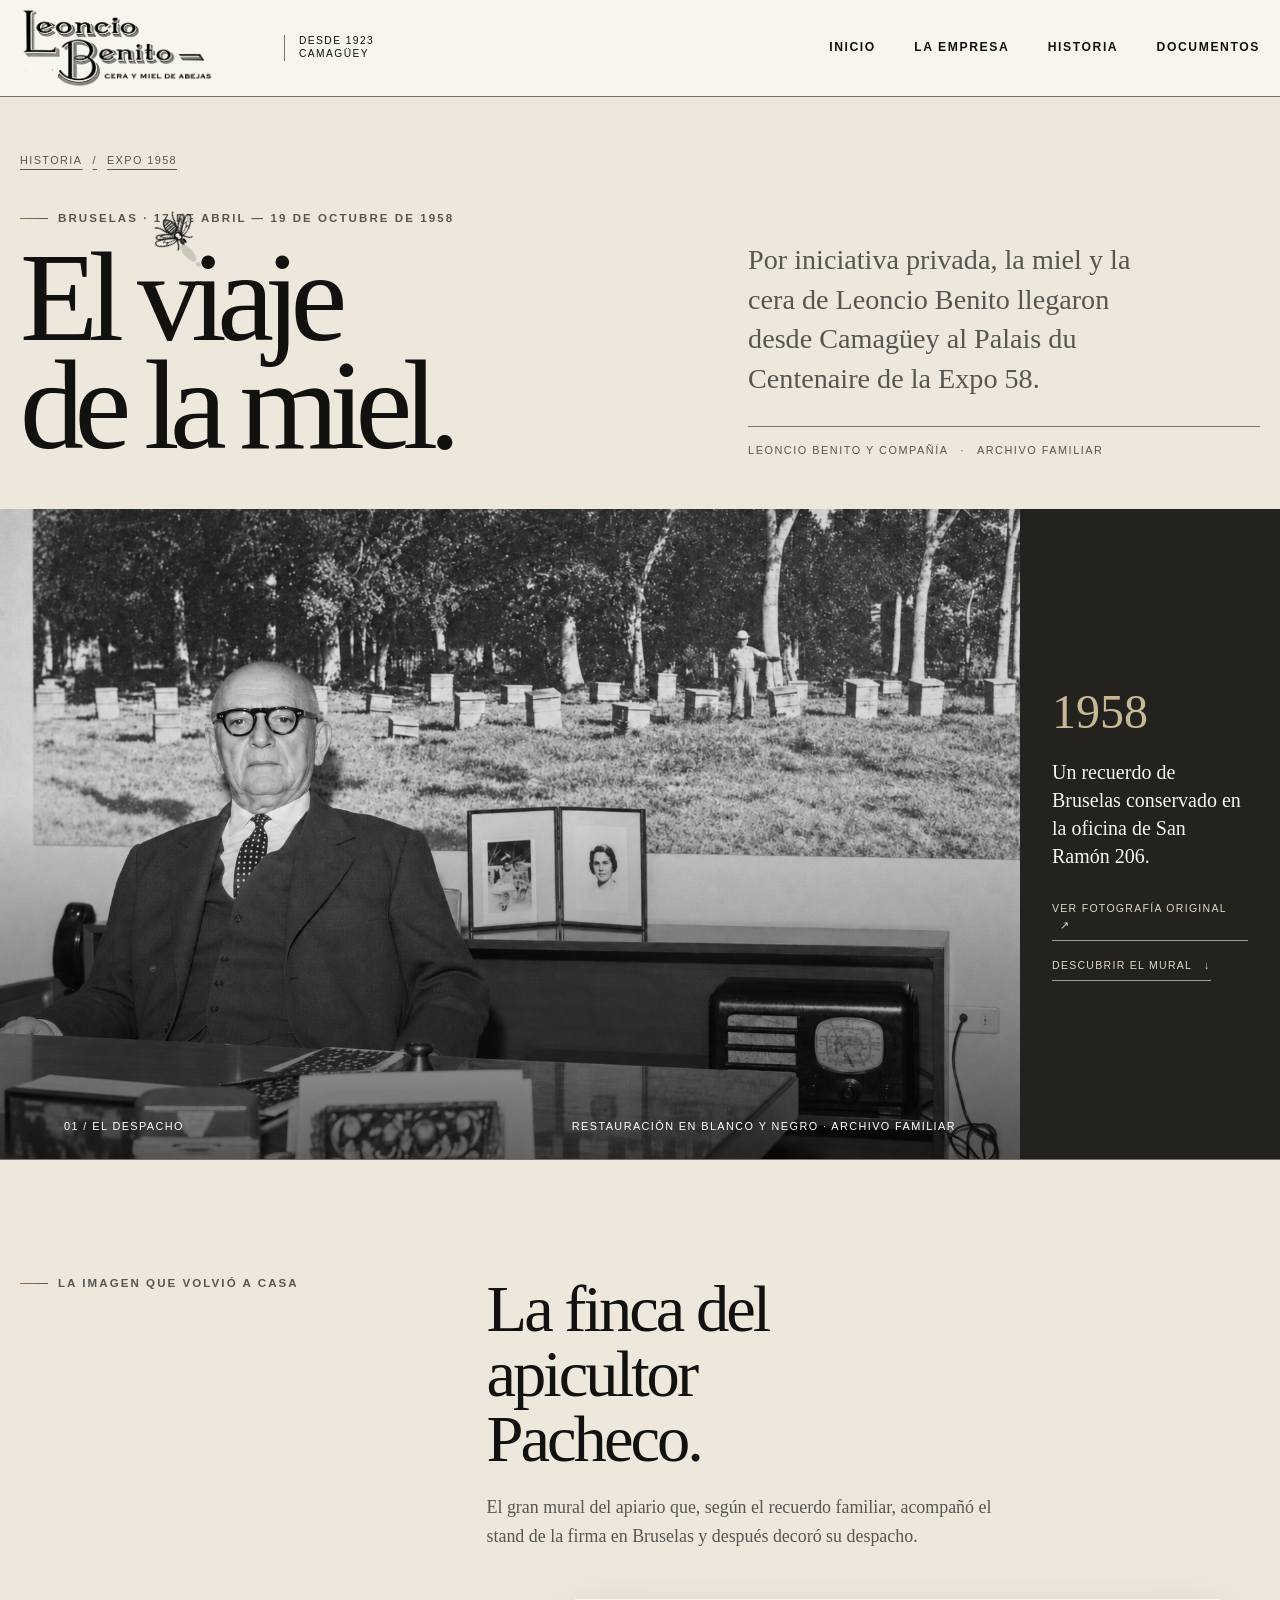
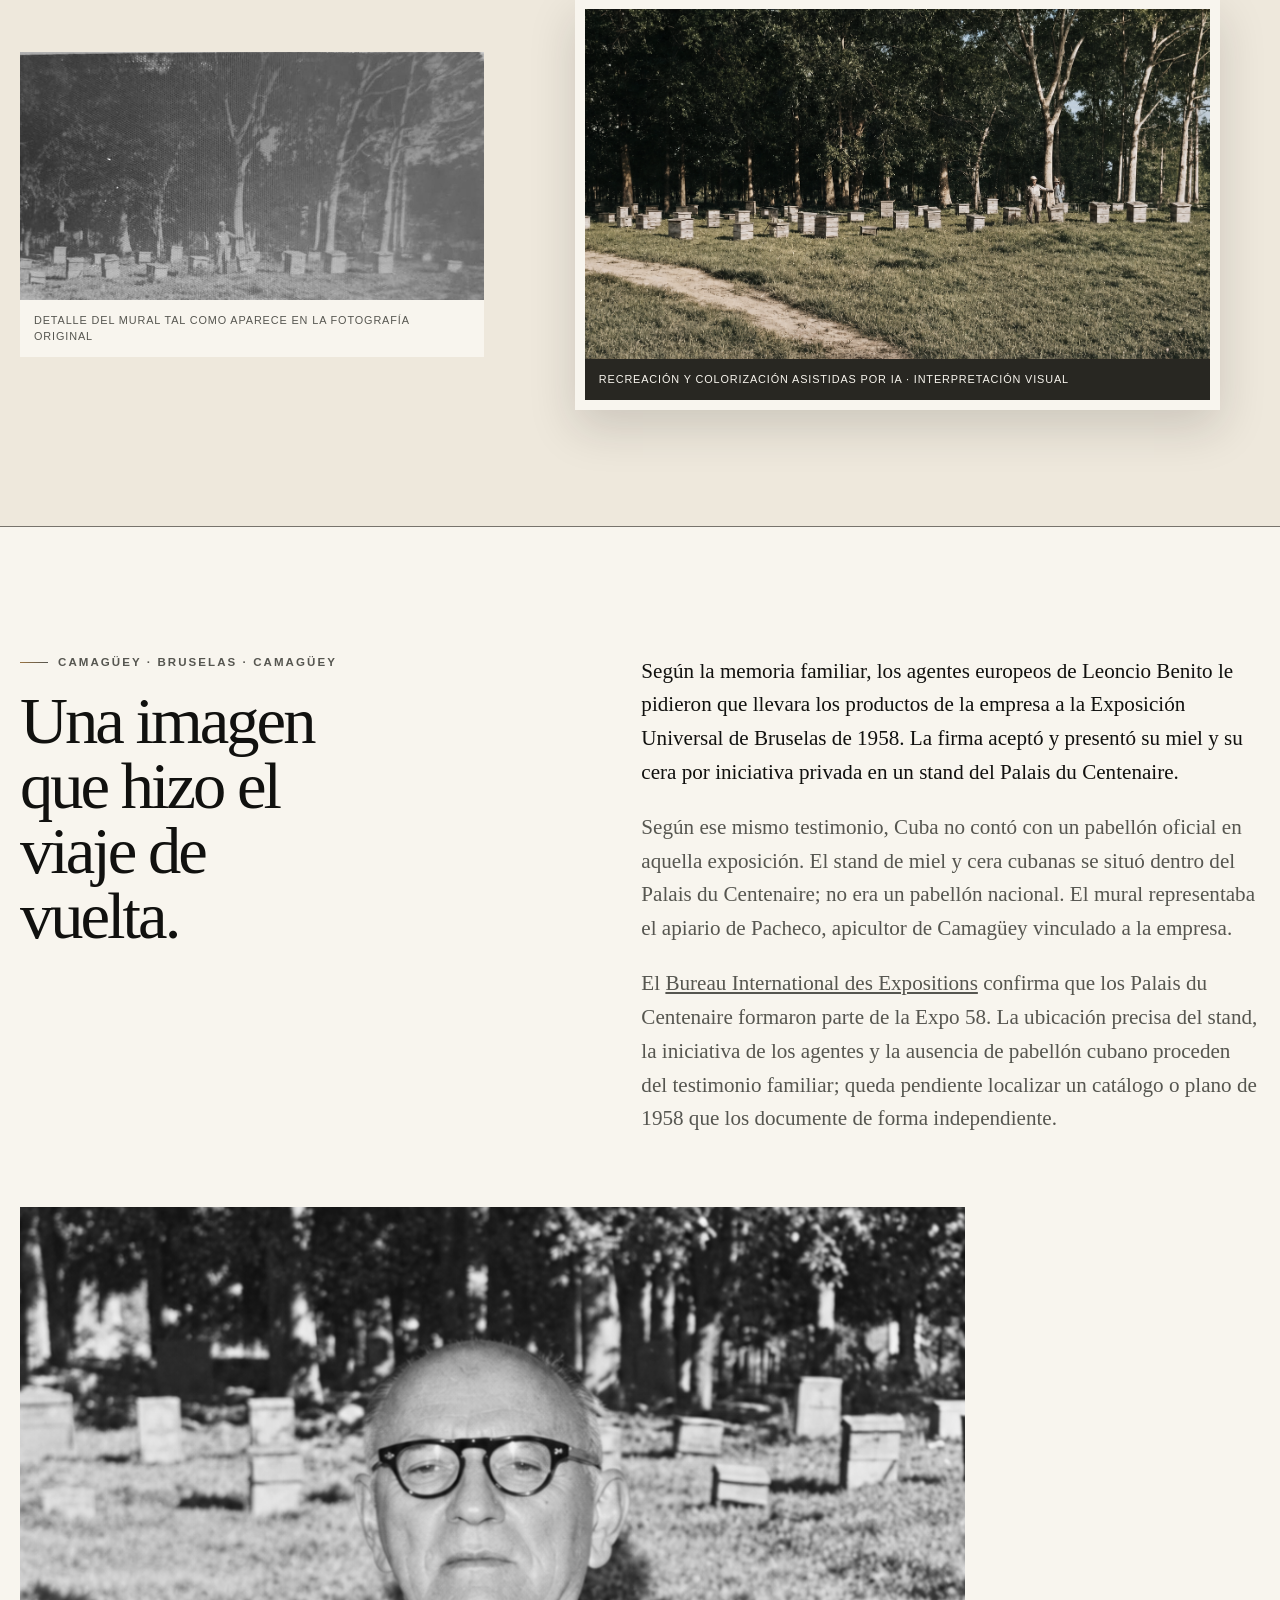
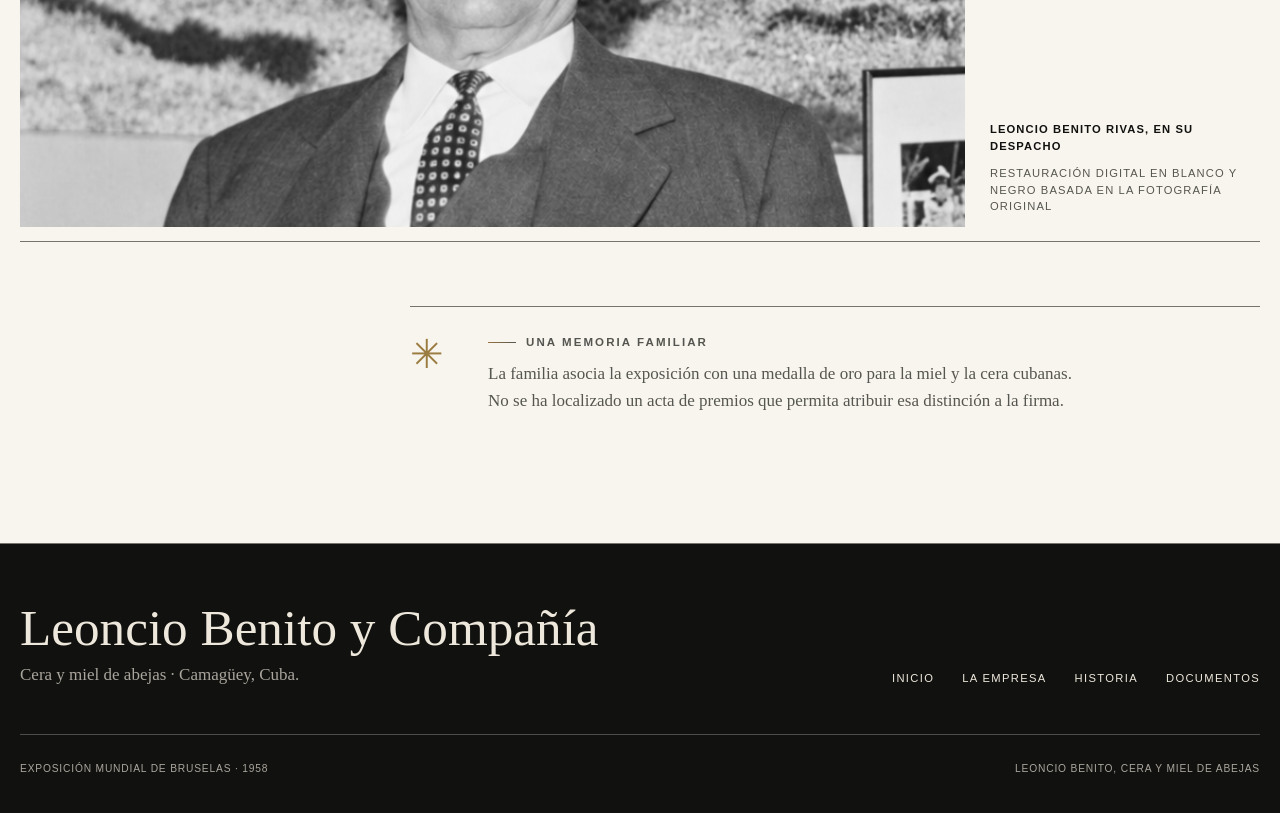
<file: historial/expo-1958/index.html>
<!doctype html>
<html lang="es">
  <head>
    <meta charset="utf-8" />
    <meta name="viewport" content="width=device-width, initial-scale=1" />
    <meta
      name="description"
      content="La firma Leoncio Benito, cera y miel de abejas, en la Exposición Mundial de Bruselas de 1958."
    />
    <title>Expo 1958 · Leoncio Benito y Compañía</title>
    <link rel="icon" type="image/png" href="../../assets/marca/abeja-favicon.png" />
    <link rel="apple-touch-icon" href="../../assets/marca/abeja-favicon.png" />
    <link rel="canonical" href="https://py-qwerty.github.io/Leoncio-Benito-Cera-y-Miel-de-Abejas/historial/expo-1958/" />
    <meta property="og:type" content="website" />
    <meta property="og:locale" content="es_ES" />
    <meta property="og:site_name" content="Leoncio Benito y Compañía" />
    <meta property="og:title" content="Expo 1958 · Leoncio Benito y Compañía" />
    <meta property="og:description" content="La participación de Leoncio Benito en la Exposición Mundial de Bruselas de 1958." />
    <meta property="og:url" content="https://py-qwerty.github.io/Leoncio-Benito-Cera-y-Miel-de-Abejas/historial/expo-1958/" />
    <meta property="og:image" content="https://py-qwerty.github.io/Leoncio-Benito-Cera-y-Miel-de-Abejas/assets/marca/abeja-compartir.png" />
    <meta property="og:image:width" content="1727" />
    <meta property="og:image:height" content="911" />
    <meta property="og:image:alt" content="Abeja de la marca histórica Leoncio Benito sobre papel claro" />
    <meta name="twitter:card" content="summary_large_image" />
    <meta name="twitter:image" content="https://py-qwerty.github.io/Leoncio-Benito-Cera-y-Miel-de-Abejas/assets/marca/abeja-compartir.png" />
    <link rel="stylesheet" href="../../styles.css?v=21" />
    <script src="../../site.js?v=2" defer></script>
  </head>
  <body>
    <a class="skip-link" href="#contenido">Saltar al contenido</a>
    <header class="site-header">
      <div class="shell site-header__inner">
        <a class="brand" href="../../index.html" aria-label="Leoncio Benito y Compañía, inicio">
          <img src="../../assets/marca/logo-leoncio-benito-reconstruido-transparente.png" alt="Leoncio Benito, cera y miel de abejas" />
          <span class="brand__archive">Desde 1923<br />Camagüey</span>
        </a>
        <nav class="primary-nav" aria-label="Navegación principal">
          <a href="../../index.html">Inicio</a>
          <a href="../../empresa/index.html">La empresa</a>
          <a href="../index.html">Historia</a>
          <a href="../../documentos/index.html">Documentos</a>
        </nav>
      </div>
    </header>

    <main id="contenido">
      <section class="expo-title">
        <div class="shell">
          <a class="breadcrumb" href="../index.html">Historia <span>/</span> Expo 1958</a>
          <div class="expo-title__grid">
            <div>
              <p class="eyebrow">Bruselas · 17 de abril — 19 de octubre de 1958</p>
              <h1>El viaje<br />de la miel.</h1>
            </div>
            <div class="expo-title__intro">
              <p class="expo-title__dek">
                Por iniciativa privada, la miel y la cera de Leoncio Benito llegaron
                desde Camagüey al Palais du Centenaire de la Expo 58.
              </p>
              <span class="expo-title__index">Leoncio Benito y Compañía <i>·</i> Archivo familiar</span>
            </div>
          </div>
        </div>
      </section>

      <section class="expo-gallery" aria-label="El despacho de Leoncio Benito">
        <figure class="expo-gallery__main">
          <img src="../../assets/expo-1958/fotografia-despacho-horizontal-restaurada-bn.png" alt="Restauración digital en blanco y negro de la fotografía del despacho: Leoncio Benito sentado a la izquierda, con el mural del apiario detrás" />
          <figcaption><span>01 / El despacho</span><span>Restauración en blanco y negro · Archivo familiar</span></figcaption>
        </figure>
        <div class="expo-gallery__note">
          <span class="expo-gallery__year">1958</span>
          <p>Un recuerdo de Bruselas conservado en la oficina de San Ramón 206.</p>
          <a href="../../assets/expo-1958/fotografia-original-oficina.jpeg" target="_blank" rel="noopener noreferrer">Ver fotografía original <span aria-hidden="true">↗</span></a>
          <a href="#mural">Descubrir el mural <span aria-hidden="true">↓</span></a>
        </div>
      </section>

      <section class="source" id="mural">
        <div class="shell">
          <div class="section-heading source__heading">
            <p class="eyebrow">La imagen que volvió a casa</p>
            <div>
              <h2>La finca del apicultor Pacheco.</h2>
              <p class="source__lead">El gran mural del apiario que, según el recuerdo familiar, acompañó el stand de la firma en Bruselas y después decoró su despacho.</p>
            </div>
          </div>
          <div class="source__grid">
            <figure class="source__original">
              <img
                src="../../assets/expo-1958/detalle-mural-original.jpg"
                alt="Detalle de la fotografía original: el mural de la finca apícola de Pacheco"
              />
              <figcaption>
                Detalle del mural tal como aparece en la fotografía original
              </figcaption>
            </figure>
            <div class="source__detail">
              <figure class="source__reconstruction">
                <img
                  src="../../assets/expo-1958/apiario-reconstruccion-color.png"
                  alt="Recreación en color del mural del apiario de Pacheco"
                />
                <figcaption>
                  Recreación y colorización asistidas por IA · Interpretación visual
                </figcaption>
              </figure>
            </div>
          </div>
        </div>
      </section>

      <section class="expo-context">
        <div class="shell">
          <div class="expo-context__grid">
            <div>
              <p class="eyebrow">Camagüey · Bruselas · Camagüey</p>
              <h2>Una imagen que hizo el viaje de vuelta.</h2>
            </div>
            <div class="expo-context__text">
              <p>
                Según la memoria familiar, los agentes europeos de Leoncio Benito
                le pidieron que llevara los productos de la empresa a la Exposición
                Universal de Bruselas de 1958. La firma aceptó y presentó su miel
                y su cera por iniciativa privada en un stand del Palais du Centenaire.
              </p>
              <p>
                Según ese mismo testimonio, Cuba no contó con un pabellón oficial
                en aquella exposición. El stand de miel y cera cubanas se situó
                dentro del Palais du Centenaire; no era un pabellón nacional. El
                mural representaba el apiario de Pacheco, apicultor de Camagüey
                vinculado a la empresa.
              </p>
              <p>
                El <a href="https://bie-paris.org/site/fr/1958-brussels" target="_blank" rel="noopener noreferrer">Bureau International des Expositions</a>
                confirma que los Palais du Centenaire formaron parte de la Expo 58.
                La ubicación precisa del stand, la iniciativa de los agentes y la
                ausencia de pabellón cubano proceden del testimonio familiar;
                queda pendiente localizar un catálogo o plano de 1958 que los
                documente de forma independiente.
              </p>
            </div>
          </div>
          <figure class="expo-portrait">
            <img src="../../assets/expo-1958/leoncio-benito-retrato-restaurado-bn.png" alt="Retrato restaurado de Leoncio Benito Rivas sentado en su despacho" />
            <figcaption><strong>Leoncio Benito Rivas, en su despacho</strong><span>Restauración digital en blanco y negro basada en la fotografía original</span></figcaption>
          </figure>
          <div class="expo-award">
            <span class="expo-award__mark" aria-hidden="true">✳</span>
            <div>
              <p class="eyebrow">Una memoria familiar</p>
              <p>La familia asocia la exposición con una medalla de oro para la miel y la cera cubanas. No se ha localizado un acta de premios que permita atribuir esa distinción a la firma.</p>
            </div>
          </div>
        </div>
      </section>
    </main>

    <footer class="site-footer">
      <div class="shell">
        <div class="site-footer__top">
          <div>
            <p class="site-footer__name">Leoncio Benito y Compañía</p>
            <p class="site-footer__tag">Cera y miel de abejas · Camagüey, Cuba.</p>
          </div>
          <nav aria-label="Navegación del pie">
            <a href="../../index.html">Inicio</a>
            <a href="../../empresa/index.html">La empresa</a>
            <a href="../index.html">Historia</a>
            <a href="../../documentos/index.html">Documentos</a>
          </nav>
        </div>
        <div class="site-footer__bottom">
          <span>Exposición Mundial de Bruselas · 1958</span>
          <span>Leoncio Benito, cera y miel de abejas</span>
        </div>
      </div>
    </footer>
  </body>
</html>
</file>
<file: styles.css>
:root {
  --paper: #eee8dc;
  --paper-light: #f8f5ee;
  --paper-deep: #d8cfbf;
  --ink: #11110f;
  --graphite: #565650;
  --ash: #96938b;
  --line: #bbb2a3;
  --line-dark: #77736c;
  --shadow: rgba(28, 26, 22, 0.16);
  --serif: "Iowan Old Style", "Baskerville", "Times New Roman", serif;
  --sans: "Arial Narrow", "Helvetica Neue", Arial, sans-serif;
  --script: "Snell Roundhand", "Segoe Script", cursive;
  --max-width: 1240px;
}

* {
  box-sizing: border-box;
}

html {
  scroll-behavior: smooth;
}

body {
  margin: 0;
  color: var(--ink);
  background:
    radial-gradient(circle at 12% 8%, rgba(255, 255, 255, 0.7), transparent 28rem),
    repeating-linear-gradient(0deg, rgba(40, 36, 29, 0.018) 0 1px, transparent 1px 4px),
    var(--paper-light);
  font-family: var(--serif);
  font-size: 17px;
  line-height: 1.6;
}

img {
  display: block;
  width: 100%;
}

a {
  color: inherit;
}

h1,
h2,
h3,
p,
figure {
  margin-top: 0;
}

h1,
h2,
h3 {
  font-weight: 500;
  line-height: 0.98;
}

h1 {
  font-size: clamp(4.2rem, 11vw, 9.7rem);
  letter-spacing: -0.065em;
}

h2 {
  font-size: clamp(2.4rem, 5.2vw, 5.6rem);
  letter-spacing: -0.045em;
}

h3 {
  font-size: clamp(1.45rem, 2vw, 2rem);
  letter-spacing: -0.02em;
}

.shell {
  width: min(calc(100% - 40px), var(--max-width));
  margin-inline: auto;
}

.skip-link {
  position: fixed;
  top: -100px;
  left: 20px;
  z-index: 100;
  padding: 10px 14px;
  background: var(--ink);
  color: white;
}

.skip-link:focus {
  top: 14px;
}

.site-header {
  position: relative;
  z-index: 10;
  border-bottom: 1px solid var(--line-dark);
  background: rgba(248, 245, 238, 0.94);
}

.site-header__inner {
  min-height: 96px;
  display: flex;
  align-items: center;
  justify-content: space-between;
  gap: 32px;
}

.brand {
  display: flex;
  align-items: center;
  gap: 14px;
  text-decoration: none;
  min-width: 260px;
}

.brand img {
  width: 250px;
  height: 82px;
  object-fit: contain;
  object-position: left center;
}

.brand__archive {
  padding-left: 14px;
  border-left: 1px solid var(--line-dark);
  font-family: var(--sans);
  font-size: 0.64rem;
  line-height: 1.25;
  letter-spacing: 0.14em;
  text-transform: uppercase;
}

.primary-nav {
  display: flex;
  align-items: center;
  gap: clamp(18px, 3vw, 42px);
  font-family: var(--sans);
  font-size: 0.76rem;
  font-weight: 700;
  letter-spacing: 0.13em;
  text-transform: uppercase;
}

.primary-nav a {
  position: relative;
  padding-block: 10px;
  text-decoration: none;
}

.primary-nav a::after {
  position: absolute;
  content: "";
  right: 0;
  bottom: 4px;
  left: 0;
  height: 1px;
  transform: scaleX(0);
  transform-origin: left;
  background: var(--ink);
  transition: transform 180ms ease;
}

.primary-nav a:hover::after,
.primary-nav a:focus-visible::after,
.primary-nav a[aria-current="page"]::after {
  transform: scaleX(1);
}

.eyebrow {
  display: flex;
  align-items: center;
  gap: 10px;
  margin-bottom: 18px;
  color: var(--graphite);
  font-family: var(--sans);
  font-size: 0.72rem;
  font-weight: 700;
  letter-spacing: 0.18em;
  line-height: 1.3;
  text-transform: uppercase;
}

.eyebrow::before {
  content: "";
  width: 28px;
  height: 1px;
  background: currentColor;
}

.eyebrow--light {
  color: #e8e2d8;
}

.button,
.text-link {
  display: inline-flex;
  align-items: center;
  justify-content: center;
  gap: 10px;
  font-family: var(--sans);
  font-size: 0.75rem;
  font-weight: 700;
  letter-spacing: 0.14em;
  text-transform: uppercase;
}

.button {
  min-height: 48px;
  padding: 12px 20px;
  border: 1px solid var(--ink);
  background: var(--ink);
  color: var(--paper-light);
  text-decoration: none;
}

.button:hover,
.button:focus-visible {
  background: var(--paper-light);
  color: var(--ink);
}

.text-link {
  text-underline-offset: 6px;
  text-decoration-thickness: 1px;
}

.text-link:hover,
.text-link:focus-visible {
  text-decoration-thickness: 2px;
}

.home-hero {
  min-height: min(760px, calc(100vh - 96px));
  display: grid;
  grid-template-columns: minmax(0, 54fr) minmax(0, 46fr);
  border-bottom: 1px solid var(--line-dark);
}

.home-hero__copy {
  display: flex;
  flex-direction: column;
  justify-content: center;
  padding: clamp(52px, 6vw, 86px) clamp(32px, 4vw, 68px);
  padding-left: max(28px, calc((100vw - var(--max-width)) / 2));
}

.home-hero h1 {
  max-width: 14ch;
  margin-bottom: 26px;
  font-size: clamp(3.45rem, 5vw, 5.8rem);
}

.home-hero__name,
.home-hero__company,
.home-hero__claim {
  display: block;
}

.home-hero__claim {
  margin-top: 0.3em;
  color: var(--graphite);
  font-family: var(--sans);
  font-size: 0.4em;
  font-weight: 500;
  line-height: 1.15;
  letter-spacing: 0.01em;
}

.home-hero__lead {
  max-width: 36rem;
  margin-bottom: 28px;
  color: var(--graphite);
  font-size: clamp(1.1rem, 1.4vw, 1.35rem);
}

.home-hero__media {
  position: relative;
  margin: 0;
  min-height: 640px;
  overflow: hidden;
  background: var(--ink);
}

.home-hero__media > img {
  height: 100%;
  object-fit: cover;
  object-position: 56% center;
  filter: grayscale(1) contrast(1.04);
}

.home-hero__media::after {
  position: absolute;
  content: "";
  inset: 0;
  box-shadow: inset 40px 0 70px rgba(0, 0, 0, 0.24);
  pointer-events: none;
}

.home-hero__caption {
  position: absolute;
  z-index: 1;
  right: 24px;
  bottom: 22px;
  padding: 8px 10px;
  background: rgba(17, 17, 15, 0.75);
  color: var(--paper-light);
  font-family: var(--sans);
  font-size: 0.64rem;
  letter-spacing: 0.1em;
  line-height: 1.4;
  text-transform: uppercase;
}

.home-index {
  display: grid;
  grid-template-columns: 1fr 1fr 1fr;
  border-bottom: 1px solid var(--line-dark);
}

.home-index article {
  min-height: 240px;
  padding: 38px 36px;
  border-right: 1px solid var(--line);
}

.home-index article:last-child {
  border-right: 0;
}

.home-index__number {
  display: block;
  margin-bottom: 26px;
  color: var(--ash);
  font-family: var(--sans);
  font-size: 0.72rem;
  letter-spacing: 0.15em;
}

.home-index p {
  max-width: 22rem;
  color: var(--graphite);
}

.feature {
  padding: clamp(68px, 8vw, 112px) 0;
  background: var(--paper);
  border-bottom: 1px solid var(--line-dark);
}

.feature__grid {
  display: grid;
  grid-template-columns: minmax(0, 0.95fr) minmax(0, 1.05fr);
  gap: clamp(46px, 8vw, 110px);
  align-items: center;
}

.document-frame {
  position: relative;
  width: 100%;
  max-width: 520px;
  justify-self: center;
  margin: 0;
  padding: clamp(14px, 2vw, 26px);
  border: 1px solid var(--line-dark);
  background: #d6d1c8;
  box-shadow: 0 22px 50px var(--shadow);
}

.document-frame::before,
.document-frame::after {
  position: absolute;
  content: "";
  width: 9px;
  height: 9px;
  border: 1px solid var(--line-dark);
  background: var(--paper);
  border-radius: 50%;
}

.document-frame::before {
  top: 8px;
  left: 8px;
}

.document-frame::after {
  top: 8px;
  right: 8px;
}

.document-frame img {
  max-height: 550px;
  object-fit: contain;
  filter: grayscale(1) contrast(1.02);
}

.document-frame figcaption {
  padding-top: 12px;
  color: var(--graphite);
  font-family: var(--sans);
  font-size: 0.66rem;
  letter-spacing: 0.08em;
  line-height: 1.4;
  text-transform: uppercase;
}

.feature__copy h2 {
  margin-bottom: 30px;
  font-size: clamp(2.8rem, 4.6vw, 4.9rem);
}

.feature__copy p:not(.eyebrow) {
  color: var(--graphite);
}

.feature__copy .text-link {
  margin-top: 22px;
}

.brand-source {
  padding: clamp(68px, 8vw, 108px) 0;
}

.brand-source__grid {
  display: grid;
  grid-template-columns: minmax(0, 1fr) minmax(0, 1.15fr);
  gap: clamp(48px, 8vw, 120px);
  align-items: center;
}

.brand-source__copy h2 {
  max-width: 14ch;
  margin-bottom: 30px;
  font-size: clamp(2.8rem, 4.6vw, 4.9rem);
}

.brand-source__copy blockquote {
  margin: 34px 0 0;
  padding: 20px 0 4px 24px;
  border-left: 1px solid var(--ink);
  color: var(--graphite);
  font-style: italic;
}

.brand-source__copy .text-link {
  display: flex;
  width: fit-content;
  max-width: 100%;
  justify-content: flex-start;
  margin-top: 16px;
}

.bill-sample {
  position: relative;
  margin: 0;
  padding: 14px;
  border: 1px solid var(--line-dark);
  background: var(--paper-deep);
  transform: rotate(-1.2deg);
  box-shadow: 0 18px 40px var(--shadow);
}

.bill-sample img {
  filter: grayscale(0.7) sepia(0.18);
}

.bill-sample figcaption {
  padding-top: 11px;
  font-family: var(--sans);
  font-size: 0.65rem;
  letter-spacing: 0.12em;
  text-transform: uppercase;
}

@media (min-width: 981px) {
  .home-hero__name {
    white-space: nowrap;
  }
}

.company-overview,
.company-plant,
.company-next {
  padding: clamp(64px, 8vw, 112px) 0;
}

.company-overview__grid,
.company-supply__grid,
.company-plant__grid,
.company-next__grid {
  display: grid;
  grid-template-columns: minmax(0, 0.85fr) minmax(0, 1.15fr);
  gap: clamp(36px, 7vw, 100px);
  align-items: start;
}

.company-overview h2,
.company-supply h2,
.company-plant h2,
.company-next h2 {
  max-width: 13ch;
  margin-bottom: 0;
}

.company-overview__copy p,
.company-supply__grid > div > p:not(.eyebrow),
.company-plant__grid > div > p:not(.eyebrow),
.company-next__grid > div > p:not(.eyebrow) {
  max-width: 62ch;
  color: var(--graphite);
}

.company-overview__copy p:first-child {
  color: var(--ink);
  font-size: clamp(1.24rem, 1.8vw, 1.58rem);
  line-height: 1.45;
}

.company-fleet {
  border-bottom: 1px solid var(--line-dark);
}

.company-fleet__gallery {
  display: grid;
  grid-template-columns: repeat(2, minmax(0, 1fr));
  gap: clamp(20px, 3vw, 36px);
  margin-top: clamp(36px, 5vw, 64px);
}

.company-fleet__figure {
  min-width: 0;
  margin: 0;
  padding: 10px;
  border: 1px solid var(--line-dark);
  background: var(--paper-deep);
}

.company-fleet__figure img {
  height: clamp(260px, 31vw, 400px);
  object-fit: cover;
  filter: grayscale(1);
}

.company-fleet__figure figcaption {
  display: grid;
  gap: 4px;
  padding: 12px 2px 2px;
  color: var(--graphite);
  font-family: var(--sans);
  font-size: 0.76rem;
  line-height: 1.45;
}

.company-fleet__figure figcaption strong {
  color: var(--ink);
  font-size: 0.86rem;
}

.company-fleet__figure figcaption small {
  font-size: 0.7rem;
}

.company-fleet__figure figcaption a {
  text-underline-offset: 2px;
}

.company-fleet__source {
  margin-top: 24px;
  color: var(--graphite);
  font-family: var(--sans);
  font-size: 0.76rem;
}

.company-supply {
  padding: clamp(64px, 8vw, 112px) 0;
  border-block: 1px solid var(--line-dark);
  background: var(--paper);
}

.company-list__label {
  margin-bottom: 16px;
  color: var(--graphite);
  font-family: var(--sans);
  font-size: 0.72rem;
  font-weight: 700;
  letter-spacing: 0.14em;
  text-transform: uppercase;
}

.company-provinces {
  display: grid;
  grid-template-columns: repeat(2, minmax(0, 1fr));
  gap: 0 28px;
  margin: 0;
  padding: 0;
  list-style: none;
}

.company-provinces li {
  padding: 16px 0;
  border-top: 1px solid var(--line-dark);
  font-size: clamp(1.3rem, 2.2vw, 2rem);
  line-height: 1.15;
}

.company-plant__grid {
  align-items: center;
}

.company-plant__photo {
  margin: 0;
  padding: 12px;
  border: 1px solid var(--line-dark);
  background: var(--paper-deep);
}

.company-plant__photo img {
  max-height: 580px;
  object-fit: contain;
  filter: grayscale(1);
}

.company-plant__photo figcaption {
  padding-top: 12px;
  color: var(--graphite);
  font-family: var(--sans);
  font-size: 0.66rem;
  letter-spacing: 0.08em;
  line-height: 1.45;
  text-transform: uppercase;
}

.company-plant__photo figcaption a {
  color: inherit;
  text-underline-offset: 2px;
}

.company-team {
  padding: clamp(68px, 9vw, 112px) 0;
  border-top: 1px solid var(--line-dark);
  background: var(--paper);
}

.company-team__heading {
  display: grid;
  grid-template-columns: minmax(0, 1fr) minmax(0, 0.8fr);
  gap: clamp(32px, 7vw, 96px);
  align-items: end;
  margin-bottom: 46px;
}

.company-team__heading h2 {
  max-width: 13ch;
  margin-bottom: 0;
}

.company-team__heading > p {
  max-width: 35ch;
  margin-bottom: 0;
  color: var(--graphite);
  font-size: clamp(1.15rem, 2vw, 1.5rem);
}

.company-team__heading strong {
  color: var(--ink);
  font-weight: 600;
}

.company-team__grid {
  display: grid;
  grid-template-columns: repeat(2, minmax(0, 1fr));
  gap: 0 clamp(36px, 7vw, 90px);
}

.company-team__role {
  padding: 24px 0 30px;
  border-top: 1px solid var(--line-dark);
}

.company-team__role h3 {
  max-width: 20ch;
  margin-bottom: 14px;
}

.company-team__role p:last-child {
  max-width: 54ch;
  margin-bottom: 0;
  color: var(--graphite);
}

.company-team__legal {
  max-width: 70ch;
  margin: 34px 0 0;
  font-size: clamp(1.15rem, 1.8vw, 1.4rem);
}

.company-team__source {
  margin: 26px 0 0;
  color: var(--graphite);
  font-family: var(--sans);
  font-size: 0.76rem;
}

.company-network {
  padding: clamp(68px, 9vw, 124px) 0;
  background: var(--ink);
  color: var(--paper-light);
}

.company-network__intro {
  max-width: 850px;
  margin-bottom: clamp(36px, 5vw, 66px);
}

.company-network__intro h2 {
  max-width: 17ch;
  margin-bottom: 26px;
}

.company-network__intro > p:last-child,
.company-network__columns p {
  color: #d1cbc0;
}

.company-network__columns {
  display: grid;
  grid-template-columns: repeat(2, minmax(0, 1fr));
  gap: clamp(40px, 8vw, 110px);
  padding-top: 38px;
  border-top: 1px solid rgba(255, 255, 255, 0.34);
}

.company-network__columns h3 {
  margin-bottom: 26px;
}

.company-name-list {
  margin: 0;
  padding: 0;
  list-style: none;
}

.company-name-list li {
  padding: 13px 0;
  border-top: 1px solid rgba(255, 255, 255, 0.25);
  font-family: var(--sans);
  font-size: 0.9rem;
  line-height: 1.4;
}

.company-network__note {
  margin-top: 24px;
  font-size: 0.95rem;
}

.company-network__note a,
.company-network__columns p a,
.company-network__sources a {
  color: var(--paper-light);
  text-decoration-thickness: 1px;
  text-underline-offset: 3px;
}

.company-network__sources {
  margin: 42px 0 0;
  padding-top: 22px;
  border-top: 1px solid rgba(255, 255, 255, 0.25);
  color: #d1cbc0;
  font-family: var(--sans);
  font-size: 0.76rem;
  line-height: 1.65;
}

.company-network .text-link {
  margin-top: 12px;
}

.company-network__bill {
  display: grid;
  grid-template-columns: minmax(0, 1.35fr) minmax(260px, 0.65fr);
  gap: clamp(28px, 4vw, 58px);
  align-items: center;
  margin-top: clamp(52px, 7vw, 88px);
  padding-top: clamp(34px, 5vw, 58px);
  border-top: 1px solid rgba(255, 255, 255, 0.34);
}

.company-network__bill-image {
  min-width: 0;
  margin: 0;
}

.company-network__bill-image a {
  display: block;
  padding: 8px;
  background: var(--paper-light);
}

.company-network__bill-image img {
  width: 100%;
  height: auto;
}

.company-network__bill-image figcaption {
  margin-top: 11px;
  color: #d1cbc0;
  font-family: var(--sans);
  font-size: 0.72rem;
  line-height: 1.5;
}

.company-network__bill-copy h3 {
  margin-bottom: 20px;
}

.company-network__bill-copy p:not(.eyebrow) {
  color: #d1cbc0;
}

.company-network__bill-copy .text-link {
  color: var(--paper-light);
}

@media (max-width: 800px) {
  .company-network__bill {
    grid-template-columns: 1fr;
  }
}

.company-partners {
  padding: clamp(68px, 9vw, 112px) 0;
  border-bottom: 1px solid var(--line-dark);
}

.company-partners__heading {
  max-width: 850px;
  margin-bottom: 46px;
}

.company-partners__heading h2 {
  margin-bottom: 22px;
}

.company-partners__heading > p:last-child {
  color: var(--graphite);
}

.company-partners__grid {
  display: grid;
  grid-template-columns: repeat(2, minmax(0, 1fr));
  gap: clamp(36px, 7vw, 90px);
}

.company-partners__grid h3 {
  margin-bottom: 24px;
}

.company-partners__list {
  margin: 0;
  padding: 0;
  list-style: none;
}

.company-partners__list li {
  display: flex;
  justify-content: space-between;
  gap: 18px;
  padding: 16px 0;
  border-top: 1px solid var(--line-dark);
}

.company-partners__list strong {
  font-weight: 500;
}

.company-partners__list span {
  color: var(--graphite);
  font-family: var(--sans);
  font-size: 0.75rem;
  text-align: right;
}

.company-partners__list small {
  display: block;
  margin-top: 4px;
  color: var(--ink);
  font-size: 0.72rem;
}

.company-shipping {
  padding: clamp(68px, 9vw, 112px) 0;
  border-bottom: 1px solid var(--line-dark);
  background: var(--paper);
}

.company-shipping__intro {
  max-width: 850px;
  margin-bottom: 42px;
}

.company-shipping__intro h2 {
  max-width: 16ch;
  margin-bottom: 22px;
}

.company-shipping__intro > p:last-child {
  color: var(--graphite);
}

.company-shipping__grid {
  display: grid;
  grid-template-columns: repeat(2, minmax(0, 1fr));
  gap: 1px;
  border: 1px solid var(--line-dark);
  background: var(--line-dark);
}

.company-shipping__item {
  padding: clamp(28px, 4vw, 48px);
  background: var(--paper-light);
}

.company-shipping__item--wide {
  display: grid;
  grid-column: 1 / -1;
  grid-template-columns: repeat(2, minmax(0, 1fr));
  gap: clamp(36px, 7vw, 90px);
}

.company-shipping__origin,
.company-shipping__cable {
  font-family: var(--sans);
  font-size: 0.73rem;
  letter-spacing: 0.09em;
  text-transform: uppercase;
}

.company-shipping__origin {
  margin-bottom: 26px;
  color: var(--graphite);
}

.company-shipping__item h3 {
  max-width: 16ch;
  margin-bottom: 24px;
}

.company-shipping__item p:not(.company-shipping__origin) {
  margin-bottom: 8px;
}

.company-shipping__item strong {
  font-weight: 600;
}

.company-shipping__alias {
  color: var(--graphite);
  font-style: italic;
}

.company-shipping__item .company-shipping__cable {
  margin-top: 20px;
}

.company-shipping__process {
  display: grid;
  grid-template-columns: minmax(0, 0.8fr) minmax(0, 1.2fr);
  gap: clamp(36px, 7vw, 100px);
  margin-top: 58px;
  padding-top: 42px;
  border-top: 1px solid var(--line-dark);
}

.company-shipping__process h3 {
  max-width: 13ch;
  font-size: clamp(2.2rem, 4vw, 4rem);
}

.company-shipping__process p:not(.eyebrow) {
  color: var(--graphite);
}

.company-shipping__sources {
  max-width: 960px;
  margin: 26px 0 0;
  color: var(--graphite);
  font-family: var(--sans);
  font-size: 0.76rem;
  line-height: 1.65;
}

.company-shipping__sources a {
  text-underline-offset: 3px;
}

.company-next {
  border-bottom: 1px solid var(--line-dark);
  background: var(--paper);
}

.company-next .button {
  margin-top: 12px;
}

.site-footer {
  padding: 58px 0 36px;
  background: var(--ink);
  color: var(--paper);
}

.site-footer__top {
  display: grid;
  grid-template-columns: 1fr auto;
  gap: 32px;
  align-items: end;
  padding-bottom: 46px;
  border-bottom: 1px solid rgba(255, 255, 255, 0.25);
}

.site-footer__name {
  margin-bottom: 8px;
  font-size: clamp(2rem, 4vw, 4rem);
  line-height: 1;
}

.site-footer__tag {
  margin-bottom: 0;
  color: #aaa69e;
}

.site-footer nav {
  display: flex;
  gap: 28px;
  font-family: var(--sans);
  font-size: 0.7rem;
  letter-spacing: 0.12em;
  text-transform: uppercase;
}

.site-footer__bottom {
  display: flex;
  justify-content: space-between;
  gap: 30px;
  padding-top: 26px;
  color: #aaa69e;
  font-family: var(--sans);
  font-size: 0.64rem;
  letter-spacing: 0.08em;
  text-transform: uppercase;
}

.page-hero {
  padding: clamp(64px, 8vw, 104px) 0 clamp(56px, 7vw, 88px);
  border-bottom: 1px solid var(--line-dark);
}

.page-hero h1 {
  margin-bottom: 22px;
}

.page-hero__intro {
  max-width: 650px;
  margin-bottom: 0;
  color: var(--graphite);
  font-size: clamp(1.1rem, 1.5vw, 1.35rem);
}

.history-list {
  padding: clamp(54px, 7vw, 88px) 0;
}

.history-list__heading {
  display: grid;
  grid-template-columns: 0.8fr 1.2fr;
  gap: 32px;
  align-items: end;
  margin-bottom: 38px;
}

.history-list__heading h2 {
  max-width: 18ch;
  margin-bottom: 0;
}

.history-timeline {
  border-top: 1px solid var(--line-dark);
}

.history-entry {
  display: grid;
  grid-template-columns: minmax(110px, 0.28fr) minmax(0, 1fr);
  gap: clamp(24px, 5vw, 76px);
  align-items: start;
  padding: clamp(28px, 4vw, 48px) 0;
  border-bottom: 1px solid var(--line-dark);
}

.history-entry__year {
  margin-bottom: 0;
  color: var(--graphite);
  font-family: var(--sans);
  font-size: clamp(2.2rem, 4vw, 4rem);
  font-weight: 500;
  letter-spacing: -0.045em;
  line-height: 1;
}

.history-entry .eyebrow {
  margin-bottom: 12px;
}

.history-entry h3 {
  margin-bottom: 16px;
  font-size: clamp(1.8rem, 3vw, 2.8rem);
}

.history-entry div > p:not(.eyebrow) {
  max-width: 62ch;
  margin-bottom: 0;
  color: var(--graphite);
}

.history-entry .history-entry__source {
  margin-top: 16px;
  font-family: var(--sans);
  font-size: 0.72rem;
  line-height: 1.5;
}

.history-entry .text-link {
  margin-top: 18px;
}

.documents-section {
  padding: clamp(54px, 7vw, 88px) 0 clamp(72px, 9vw, 116px);
}

.documents-section__heading {
  max-width: 760px;
  margin-bottom: 42px;
}

.documents-section__heading h2 {
  margin-bottom: 18px;
}

.documents-section__heading > p:last-child {
  margin-bottom: 0;
  color: var(--graphite);
}

.documents-grid {
  display: grid;
  grid-template-columns: repeat(2, minmax(0, 1fr));
  gap: 22px;
}

.archive-sources {
  padding: clamp(54px, 7vw, 88px) 0;
  border-top: 1px solid var(--line-dark);
}

.archive-sources > .shell > p:not(.eyebrow) {
  max-width: 78ch;
}

.archive-sources__grid {
  display: grid;
  grid-template-columns: repeat(2, minmax(0, 1fr));
  gap: clamp(28px, 5vw, 72px);
  margin-top: 36px;
}

.archive-sources__grid ul {
  padding-left: 1.3em;
}

.archive-sources__grid li + li {
  margin-top: 14px;
}

.archive-sources__note {
  margin-top: 30px;
  font-family: var(--sans);
  font-size: 0.8rem;
}

.document-card {
  display: flex;
  min-width: 0;
  flex-direction: column;
  border: 1px solid var(--line-dark);
  background: var(--paper-light);
  scroll-margin-top: 24px;
}

.document-card__image {
  display: grid;
  height: clamp(230px, 27vw, 340px);
  place-items: center;
  overflow: hidden;
  border-bottom: 1px solid var(--line);
  background: var(--paper-deep);
}

.document-card__image img {
  width: 100%;
  height: 100%;
  object-fit: contain;
}

.document-card__body {
  display: flex;
  flex: 1;
  flex-direction: column;
  padding: clamp(22px, 3vw, 34px);
}

.document-card__body .eyebrow {
  margin-bottom: 14px;
}

.document-card__body h3 {
  margin-bottom: 16px;
  font-size: clamp(1.75rem, 2.8vw, 2.6rem);
}

.document-card__body > p:not(.eyebrow) {
  max-width: 55ch;
  margin-bottom: 0;
  color: var(--graphite);
}

.document-card__body .text-link {
  align-self: flex-start;
  margin-top: auto;
  padding-top: 24px;
}

.expo-title {
  padding: 48px 0 50px;
  background: var(--paper);
}

.breadcrumb {
  display: inline-flex;
  gap: 10px;
  margin-bottom: 42px;
  color: var(--graphite);
  font-family: var(--sans);
  font-size: 0.68rem;
  letter-spacing: 0.13em;
  text-transform: uppercase;
  text-underline-offset: 5px;
}

.expo-title__grid {
  display: grid;
  grid-template-columns: 1.1fr 0.9fr;
  gap: clamp(40px, 8vw, 120px);
  align-items: end;
}

.expo-title h1 {
  margin-bottom: 0;
  max-width: 8ch;
  font-size: clamp(4.4rem, 10vw, 9rem);
  line-height: 0.84;
  letter-spacing: -0.075em;
}

.expo-title__dek {
  max-width: 27rem;
  margin-bottom: 28px;
  color: var(--graphite);
  font-size: clamp(1.35rem, 2.2vw, 1.85rem);
  line-height: 1.4;
}

.expo-title__index {
  display: block;
  padding-top: 15px;
  border-top: 1px solid var(--line-dark);
  color: var(--graphite);
  font-family: var(--sans);
  font-size: 0.68rem;
  letter-spacing: 0.14em;
  text-transform: uppercase;
}

.expo-title__index i {
  padding-inline: 8px;
  font-style: normal;
}

.expo-gallery {
  display: grid;
  grid-template-columns: minmax(0, 1fr) 260px;
  align-items: stretch;
  min-height: 430px;
  background: #23221f;
}

.expo-gallery__main {
  position: relative;
  min-height: 430px;
  margin: 0;
  overflow: hidden;
  background: #302b24;
}

.expo-gallery__main::after {
  position: absolute;
  inset: 45% 0 0;
  content: "";
  pointer-events: none;
  background: linear-gradient(transparent, rgba(0, 0, 0, 0.58));
}

.expo-gallery__main img {
  height: 100%;
  min-height: 430px;
  max-height: 650px;
  object-fit: cover;
  object-position: center 47%;
}

.expo-gallery__main figcaption {
  position: absolute;
  z-index: 1;
  right: clamp(22px, 5vw, 70px);
  bottom: 24px;
  left: clamp(22px, 5vw, 70px);
  display: flex;
  justify-content: space-between;
  gap: 20px;
  color: white;
  font-family: var(--sans);
  font-size: 0.68rem;
  letter-spacing: 0.13em;
  text-transform: uppercase;
}

.expo-gallery__note {
  display: flex;
  flex-direction: column;
  justify-content: center;
  align-items: flex-start;
  padding: 32px;
  color: var(--paper-light);
}

.expo-gallery__year {
  color: #c8b995;
  font-family: var(--serif);
  font-size: 3rem;
  line-height: 1;
}

.expo-gallery__note p {
  margin: 22px 0 30px;
  font-size: 1.25rem;
  line-height: 1.4;
}

.expo-gallery__note a {
  padding-bottom: 6px;
  border-bottom: 1px solid #a79e8e;
  color: #e2d8c6;
  font-family: var(--sans);
  font-size: 0.66rem;
  letter-spacing: 0.12em;
  text-decoration: none;
  text-transform: uppercase;
}

.expo-gallery__note a span {
  margin-left: 8px;
}

.expo-gallery__note a + a {
  margin-top: 16px;
}

.expo-panorama {
  position: relative;
  margin: 0;
  border-block: 1px solid var(--line-dark);
  background: var(--ink);
}

.expo-panorama img {
  max-height: 760px;
  object-fit: cover;
  filter: grayscale(1);
}

.expo-panorama figcaption {
  position: absolute;
  right: 18px;
  bottom: 18px;
  display: flex;
  flex-direction: column;
  max-width: 300px;
  padding: 12px 14px;
  border: 1px solid rgba(255, 255, 255, 0.45);
  background: rgba(14, 14, 13, 0.86);
  color: white;
  font-family: var(--sans);
  font-size: 0.66rem;
  letter-spacing: 0.1em;
  line-height: 1.5;
  text-transform: uppercase;
}

.case-intro {
  display: grid;
  grid-template-columns: 0.9fr 1.1fr;
  gap: clamp(50px, 10vw, 140px);
  padding-block: clamp(72px, 10vw, 140px);
}

.case-intro h2 {
  max-width: 9ch;
}

.case-intro__body p {
  color: var(--graphite);
}

.case-intro__body .lead {
  color: var(--ink);
  font-size: clamp(1.3rem, 2vw, 1.75rem);
  line-height: 1.45;
}

.expo-firm {
  padding: clamp(72px, 10vw, 138px) 0;
  border-top: 1px solid var(--line-dark);
  background: var(--ink);
  color: var(--paper-light);
}

.expo-firm .eyebrow {
  color: #bdb7ad;
}

.expo-firm__grid {
  display: grid;
  grid-template-columns: 0.72fr 1.08fr;
  gap: clamp(42px, 8vw, 105px);
  align-items: start;
}

.expo-firm__grid h2 {
  max-width: 16ch;
}

.fact-card {
  padding: 34px;
  border: 1px solid rgba(255, 255, 255, 0.35);
  background:
    repeating-linear-gradient(0deg, transparent 0 34px, rgba(255, 255, 255, 0.07) 34px 35px);
  font-size: clamp(1.12rem, 1.55vw, 1.38rem);
}

.fact-card p:last-child {
  margin-bottom: 0;
}

.expo-firm__document {
  grid-column: 1 / -1;
  margin: 16px 0 0;
  padding: 14px;
  border: 1px solid rgba(255, 255, 255, 0.32);
  background: #cdc6b8;
}

.expo-firm__document img {
  max-height: 650px;
  object-fit: contain;
  filter: sepia(0.08) saturate(0.78);
}

.expo-firm__document figcaption {
  padding: 12px 4px 2px;
  color: var(--ink);
  font-family: var(--sans);
  font-size: 0.66rem;
  letter-spacing: 0.12em;
  text-transform: uppercase;
}

.expo-firm__document .text-link {
  margin: 10px 4px 4px;
  color: var(--ink);
}

.source {
  padding: clamp(70px, 9vw, 120px) 0;
  border-block: 1px solid var(--line-dark);
  background: var(--paper);
}

.section-heading {
  display: grid;
  grid-template-columns: 0.7fr 1.3fr;
  gap: 50px;
  margin-bottom: 64px;
}

.source__heading {
  align-items: start;
  margin-bottom: 48px;
}

.source__heading h2 {
  max-width: 12ch;
  margin-bottom: 22px;
}

.source__lead {
  max-width: 58ch;
  margin-bottom: 0;
  color: var(--graphite);
  font-size: 1.12rem;
}

.section-heading h2 {
  max-width: 9ch;
}

.source__grid {
  display: grid;
  grid-template-columns: 0.78fr 1.22fr;
  gap: clamp(22px, 4vw, 54px);
  align-items: center;
}

.source__original {
  margin: 0;
  padding: 0;
  border: 0;
  background: transparent;
}

.source__original img {
  max-height: 610px;
  object-fit: contain;
  filter: grayscale(1) contrast(1.04);
  background: #d4d0c8;
}

.source__detail {
  display: block;
}

.source__detail figure {
  margin-bottom: 0;
  border: 10px solid var(--paper-light);
  background: #2b302c;
  box-shadow: 0 18px 44px var(--shadow);
}

.source__detail figure img {
  min-height: 350px;
  max-height: 560px;
  object-fit: cover;
  filter: saturate(0.82);
}

.source__detail .source__reconstruction figcaption {
  color: var(--paper-light);
  background: #282722;
}

.source figcaption {
  padding: 13px 14px;
  color: var(--graphite);
  background: var(--paper-light);
  font-family: var(--sans);
  font-size: 0.68rem;
  letter-spacing: 0.08em;
  line-height: 1.45;
  text-transform: uppercase;
}

.expo-context {
  padding: clamp(78px, 10vw, 132px) 0;
  border-bottom: 1px solid var(--line-dark);
  background: var(--paper-light);
}

.expo-context__grid {
  display: grid;
  grid-template-columns: 0.9fr 1.1fr;
  gap: clamp(48px, 9vw, 130px);
  margin-bottom: 50px;
}

.expo-context__grid h2 {
  max-width: 10ch;
}

.expo-context__text {
  color: var(--graphite);
  font-size: clamp(1.12rem, 1.65vw, 1.42rem);
}

.expo-context__text p:first-child {
  color: var(--ink);
}

.expo-portrait {
  display: grid;
  grid-template-columns: minmax(0, 1fr) 270px;
  gap: 25px;
  align-items: end;
  margin: 0 0 64px;
  padding-bottom: 14px;
  border-bottom: 1px solid var(--line-dark);
}

.expo-portrait img {
  width: 100%;
  max-height: 620px;
  object-fit: cover;
  object-position: center 38%;
  filter: grayscale(1);
}

.expo-portrait figcaption {
  display: grid;
  gap: 10px;
  padding-bottom: 12px;
  font-family: var(--sans);
  font-size: 0.7rem;
  letter-spacing: 0.1em;
  line-height: 1.5;
  text-transform: uppercase;
}

.expo-portrait figcaption span {
  color: var(--graphite);
}

.expo-award {
  display: grid;
  grid-template-columns: 54px 1fr;
  gap: 24px;
  max-width: 850px;
  margin-left: auto;
  padding: 28px 0 0;
  border-top: 1px solid var(--line-dark);
}

.expo-award__mark {
  color: #9a7b40;
  font-size: 2.5rem;
  line-height: 1;
}

.expo-award .eyebrow {
  margin-bottom: 10px;
}

.expo-award p:last-child {
  max-width: 70ch;
  margin-bottom: 0;
  color: var(--graphite);
}

.observation-card {
  padding: 30px;
  border: 1px solid var(--line-dark);
  background: var(--paper-light);
}

.observation-card ul {
  margin: 0;
  padding: 0;
  list-style: none;
}

.observation-card li {
  position: relative;
  padding: 10px 0 10px 26px;
  border-top: 1px solid var(--line);
}

.observation-card li::before {
  position: absolute;
  content: "—";
  left: 0;
  color: var(--ash);
}

.method {
  padding: clamp(72px, 10vw, 140px) 0;
}

.method__grid {
  display: grid;
  grid-template-columns: 0.62fr 1.38fr;
  gap: clamp(50px, 8vw, 110px);
  align-items: start;
}

.method__copy {
  position: sticky;
  top: 30px;
}

.method__copy h2 {
  margin-bottom: 30px;
}

.method__copy p {
  color: var(--graphite);
}

.method__image {
  margin: 0;
  border: 1px solid var(--line-dark);
  background: var(--ink);
}

.method__image img {
  filter: grayscale(1);
}

.method__image figcaption {
  display: flex;
  justify-content: space-between;
  gap: 30px;
  padding: 14px 16px;
  background: var(--paper);
  font-family: var(--sans);
  font-size: 0.65rem;
  letter-spacing: 0.08em;
  line-height: 1.45;
  text-transform: uppercase;
}

.archive-assets {
  padding: clamp(70px, 9vw, 126px) 0;
  border-top: 1px solid var(--line-dark);
  background: var(--paper);
}

.archive-assets__head {
  display: grid;
  grid-template-columns: 1fr 0.7fr;
  gap: 70px;
  align-items: end;
  margin-bottom: 60px;
}

.archive-assets__head p:last-child {
  color: var(--graphite);
}

.identity-documents {
  display: grid;
  grid-template-columns: 0.72fr 1.28fr;
  gap: 28px;
  margin-bottom: 68px;
}

.identity-documents figure {
  display: flex;
  min-height: 420px;
  flex-direction: column;
  margin: 0;
  padding: 14px;
  border: 1px solid var(--line-dark);
  background: var(--paper-light);
}

.identity-documents img {
  flex: 1;
  min-height: 0;
  object-fit: contain;
  filter: grayscale(0.85) sepia(0.12);
}

.identity-documents figcaption {
  padding-top: 12px;
  font-family: var(--sans);
  font-size: 0.66rem;
  letter-spacing: 0.1em;
  text-transform: uppercase;
}

.asset-grid {
  display: grid;
  grid-template-columns: repeat(4, 1fr);
  border-block: 1px solid var(--line-dark);
}

.asset-slot {
  min-height: 280px;
  padding: 26px 22px;
  border-right: 1px solid var(--line-dark);
}

.asset-slot:last-child {
  border-right: 0;
}

.asset-slot > span,
.asset-slot small {
  font-family: var(--sans);
  font-size: 0.64rem;
  font-weight: 700;
  letter-spacing: 0.12em;
  text-transform: uppercase;
}

.asset-slot > span {
  color: var(--ash);
}

.asset-slot h3 {
  margin-top: 70px;
  margin-bottom: 15px;
}

.asset-slot p {
  color: var(--graphite);
  font-size: 0.95rem;
}

.asset-slot small {
  display: inline-block;
  margin-top: 12px;
  padding: 5px 7px;
  border: 1px solid var(--line);
  color: var(--graphite);
}

@media (max-width: 980px) {
  .site-header__inner {
    min-height: 120px;
    flex-direction: column;
    justify-content: center;
    padding-block: 16px;
  }

  .home-hero {
    grid-template-columns: 1fr;
    min-height: 0;
  }

  .home-hero__copy {
    padding: 64px 28px 58px;
  }

  .home-hero__media {
    min-height: clamp(300px, 58vw, 500px);
  }

  .feature__grid,
  .brand-source__grid,
  .company-overview__grid,
  .company-supply__grid,
  .company-fleet__gallery,
  .company-plant__grid,
  .company-team__heading,
  .company-team__grid,
  .company-next__grid,
  .company-network__columns,
  .company-partners__grid,
  .archive-sources__grid,
  .company-shipping__grid,
  .company-shipping__item--wide,
  .company-shipping__process,
  .case-intro,
  .source__grid,
  .method__grid,
  .expo-context__grid {
    grid-template-columns: 1fr;
  }

  .expo-gallery {
    grid-template-columns: minmax(0, 1fr) 220px;
  }

  .expo-portrait {
    grid-template-columns: minmax(0, 1fr) 220px;
  }

  .method__copy {
    position: static;
  }

  .asset-grid {
    grid-template-columns: repeat(2, 1fr);
  }

  .asset-slot:nth-child(2) {
    border-right: 0;
  }

  .asset-slot:nth-child(-n + 2) {
    border-bottom: 1px solid var(--line-dark);
  }
}

@media (max-width: 740px) {
  .company-partners__list li {
    flex-direction: column;
    gap: 4px;
  }

  .company-partners__list span {
    text-align: left;
  }

  body {
    font-size: 16px;
  }

  .shell {
    width: min(calc(100% - 28px), var(--max-width));
  }

  .brand {
    width: 100%;
    justify-content: center;
  }

  .brand img {
    width: 224px;
    height: 76px;
  }

  .brand__archive {
    display: none;
  }

  .primary-nav {
    width: 100%;
    justify-content: center;
    flex-wrap: wrap;
    gap: 4px 14px;
    font-size: 0.62rem;
    letter-spacing: 0.08em;
  }

  .home-index {
    grid-template-columns: 1fr;
  }

  .home-index article {
    min-height: auto;
    border-right: 0;
    border-bottom: 1px solid var(--line);
  }

  .home-index article:last-child {
    border-bottom: 0;
  }

  .home-index__number {
    margin-bottom: 25px;
  }

  .history-list__heading,
  .section-heading,
  .expo-title__grid,
  .archive-assets__head {
    grid-template-columns: 1fr;
    gap: 24px;
  }

  .history-entry {
    grid-template-columns: 1fr;
    gap: 18px;
  }

  .documents-grid {
    grid-template-columns: 1fr;
  }

  .home-hero h1 {
    font-size: clamp(2.8rem, 9vw, 3.7rem);
  }

  .expo-title {
    padding: 35px 0;
  }

  .breadcrumb {
    margin-bottom: 35px;
  }

  .expo-title h1 {
    font-size: clamp(4rem, 17vw, 6.4rem);
  }

  .expo-title__intro {
    margin-top: 8px;
  }

  .expo-gallery {
    grid-template-columns: 1fr;
  }

  .expo-gallery__main,
  .expo-gallery__main img {
    min-height: 310px;
  }

  .expo-gallery__main img {
    max-height: 480px;
    object-position: 20% 50%;
  }

  .expo-gallery__main figcaption {
    flex-direction: column;
    gap: 5px;
  }

  .expo-gallery__note {
    padding: 27px 22px 30px;
  }

  .expo-gallery__year {
    font-size: 2.25rem;
  }

  .expo-gallery__note p {
    max-width: 28ch;
    margin: 12px 0 18px;
  }

  .source__heading {
    gap: 12px;
  }

  .source__original {
    max-width: 420px;
  }

  .source__detail figure {
    border-width: 6px;
  }

  .source__detail figure img {
    min-height: 230px;
  }

  .expo-portrait {
    grid-template-columns: 1fr;
    gap: 12px;
    margin-bottom: 44px;
  }

  .expo-portrait img {
    max-height: 500px;
  }

  .expo-portrait figcaption {
    padding: 0 0 12px;
  }

  .expo-award {
    grid-template-columns: 38px 1fr;
    gap: 14px;
  }

  .company-provinces {
    gap: 0 18px;
  }

  .identity-documents {
    grid-template-columns: 1fr;
  }

  .identity-documents figure {
    min-height: 320px;
  }

  .asset-grid {
    grid-template-columns: 1fr;
  }

  .asset-slot,
  .asset-slot:nth-child(2) {
    border-right: 0;
    border-bottom: 1px solid var(--line-dark);
  }

  .asset-slot:last-child {
    border-bottom: 0;
  }

  .method__image figcaption,
  .site-footer__top,
  .site-footer__bottom {
    display: grid;
    grid-template-columns: 1fr;
  }

  .site-footer nav {
    flex-wrap: wrap;
  }
}
.history-entry__context-image {
  max-width: 620px;
  margin: 28px 0 0;
  padding: 10px;
  border: 1px solid var(--line-dark);
  background: var(--paper-deep);
}

.history-entry__context-image img {
  display: block;
  width: 100%;
  height: auto;
  filter: sepia(0.2);
}

.history-entry__context-image figcaption {
  padding-top: 10px;
  color: var(--graphite);
  font-family: var(--sans);
  font-size: 0.72rem;
  line-height: 1.5;
}

.history-entry__context-image a {
  color: inherit;
  text-underline-offset: 2px;
}

/* ==========================================================================
   Movimiento e interacción
   ========================================================================== */

:root {
  --sepia: #9a7443;
  --sepia-soft: rgba(154, 116, 67, 0.14);
  --ease-out: cubic-bezier(0.22, 1, 0.36, 1);
  --ease-soft: cubic-bezier(0.45, 0, 0.2, 1);
}

::selection {
  background: rgba(154, 116, 67, 0.28);
}

:focus-visible {
  outline: 2px solid var(--sepia);
  outline-offset: 3px;
}

/* ---------- Cabecera fija en escritorio ---------- */

@media (min-width: 981px) {
  html {
    scroll-padding-top: 108px;
  }

  .site-header {
    position: sticky;
    top: 0;
    z-index: 40;
    /* Fondo casi opaco en lugar de backdrop-filter: el desenfoque en vivo
       es de lo más caro de pintar en equipos modestos. */
    background: rgba(248, 245, 238, 0.97);
    transition: box-shadow 300ms ease;
  }

  .brand img {
    transform-origin: left center;
    transition: transform 400ms var(--ease-out);
  }

  .site-header.is-scrolled {
    box-shadow: 0 10px 30px -18px rgba(28, 26, 22, 0.45);
  }

  .site-header.is-scrolled .brand img {
    transform: scale(0.86);
  }
}

.primary-nav a::after {
  height: 2px;
  background: linear-gradient(90deg, var(--ink), var(--sepia));
  transition: transform 320ms var(--ease-out);
}

.primary-nav a:not([aria-current="page"]):hover::after {
  transform-origin: left;
}

/* ---------- Botones y enlaces ---------- */

.button {
  position: relative;
  overflow: hidden;
  isolation: isolate;
  transition: color 350ms var(--ease-out), border-color 350ms ease, transform 350ms var(--ease-out), box-shadow 350ms ease;
}

.button::before {
  position: absolute;
  z-index: -1;
  content: "";
  inset: 0;
  background: var(--paper-light);
  transform: translateY(101%);
  transition: transform 450ms var(--ease-out);
}

.button:hover,
.button:focus-visible {
  background: var(--ink);
  color: var(--ink);
  transform: translateY(-2px);
  box-shadow: 0 12px 24px -14px rgba(28, 26, 22, 0.6);
}

.button:hover::before,
.button:focus-visible::before {
  transform: translateY(0);
}

.text-link {
  text-decoration-color: var(--line-dark);
  transition: text-decoration-color 250ms ease, text-underline-offset 250ms var(--ease-out);
}

.text-link span[aria-hidden="true"] {
  display: inline-block;
  transition: transform 350ms var(--ease-out);
}

.text-link:hover,
.text-link:focus-visible {
  text-decoration-color: var(--sepia);
  text-underline-offset: 8px;
}

.text-link:hover span[aria-hidden="true"],
.text-link:focus-visible span[aria-hidden="true"] {
  transform: translateX(4px);
}

.eyebrow::before {
  background: linear-gradient(90deg, var(--sepia), currentColor);
}

/* ---------- Portada ---------- */

.home-hero__copy {
  position: relative;
  isolation: isolate;
}

/* Panal muy tenue detrás del titular. */
.home-hero__copy::before {
  position: absolute;
  z-index: -1;
  content: "";
  inset: 0;
  background-image: url("data:image/svg+xml,%3Csvg xmlns='http://www.w3.org/2000/svg' width='56' height='97' viewBox='0 0 56 97'%3E%3Cpath d='M28 0 56 16.2v32.3L28 64.7 0 48.5V16.2zM28 64.7 56 80.9V97M28 64.7 0 80.9V97' fill='none' stroke='%239a7443' stroke-opacity='.16' stroke-width='1'/%3E%3C/svg%3E");
  background-size: 56px 97px;
  -webkit-mask-image: radial-gradient(ellipse 70% 80% at 85% 20%, #000, transparent 70%);
  mask-image: radial-gradient(ellipse 70% 80% at 85% 20%, #000, transparent 70%);
  pointer-events: none;
}

.home-hero__media > img {
  transition: filter 1200ms ease;
}

.home-hero__media:hover > img {
  filter: grayscale(0.55) sepia(0.2) contrast(1.04);
}

.js .home-hero__copy > *,
.js .home-hero h1 > span {
  animation: rise-in 1000ms var(--ease-out) both;
}

.js .home-hero__copy > .eyebrow { animation-delay: 80ms; }
.js .home-hero h1 { animation: none; }
.js .home-hero__name { animation-delay: 160ms; }
.js .home-hero__company { animation-delay: 260ms; }
.js .home-hero__claim { animation-delay: 380ms; }
.js .home-hero__lead { animation-delay: 480ms; }
.js .home-hero__copy > div { animation-delay: 580ms; }

.js .home-hero__media > img {
  animation: slow-reveal 2200ms var(--ease-out) both;
}

.home-index article {
  position: relative;
  transition: background-color 400ms ease;
}

.home-index article::before {
  position: absolute;
  content: "";
  top: 0;
  left: 36px;
  right: 36px;
  height: 2px;
  background: var(--sepia);
  transform: scaleX(0);
  transform-origin: left;
  transition: transform 600ms var(--ease-out);
}

.home-index article:hover {
  background: rgba(255, 255, 255, 0.55);
}

.home-index article:hover::before {
  transform: scaleX(1);
}

.home-index__number {
  color: var(--sepia);
}

/* ---------- Marcos de imagen ---------- */

.document-frame,
.bill-sample,
.company-fleet__figure,
.company-plant__photo,
.document-card__image,
.expo-gallery__main,
.expo-portrait,
.history-entry__context-image {
  overflow: hidden;
}

.document-frame img,
.bill-sample img,
.company-fleet__figure img,
.company-plant__photo img,
.document-card__image img,
.history-entry__context-image img {
  transition: transform 900ms var(--ease-out), filter 900ms ease;
}

.document-frame:hover img,
.company-fleet__figure:hover img,
.company-plant__photo:hover img,
.document-card:hover .document-card__image img,
.history-entry__context-image:hover img {
  transform: scale(1.025);
}

.bill-sample {
  transition: transform 700ms var(--ease-out), box-shadow 700ms ease;
}

.bill-sample:hover {
  transform: rotate(0deg) translateY(-4px);
  box-shadow: 0 28px 60px var(--shadow);
}

.bill-sample:hover img {
  filter: grayscale(0.2) sepia(0.12);
}

.document-card {
  transition: transform 500ms var(--ease-out), box-shadow 500ms ease, border-color 500ms ease;
}

.document-card:hover {
  transform: translateY(-4px);
  border-color: var(--ink);
  box-shadow: 0 22px 40px -26px rgba(28, 26, 22, 0.55);
}

.brand-source__copy blockquote {
  border-left: 2px solid var(--sepia);
  background: linear-gradient(90deg, var(--sepia-soft), transparent 80%);
}

.site-footer nav a {
  text-decoration: none;
  transition: color 250ms ease;
}

.site-footer nav a:hover {
  color: #d9b98a;
}

/* ---------- Aparición al hacer scroll ---------- */

.js .reveal {
  opacity: 0;
  transform: translateY(28px);
  transition: opacity 900ms var(--ease-out), transform 900ms var(--ease-out);
  transition-delay: var(--reveal-delay, 0ms);
}

.js .reveal.is-visible {
  opacity: 1;
  transform: none;
}

/* La letra de cambio conserva su giro al aparecer. */
.js .bill-sample.reveal {
  transform: translateY(28px) rotate(-1.2deg);
}

.js .bill-sample.reveal.is-visible {
  transform: rotate(-1.2deg);
  transition: opacity 900ms var(--ease-out), transform 700ms var(--ease-out), box-shadow 700ms ease;
}

.js .bill-sample.reveal.is-visible:hover {
  transform: rotate(0deg) translateY(-4px);
}

/* ---------- La abeja ---------- */

.bee {
  --bee-size: 54px;
  --bee-ink: var(--ink);
  --bee-paper: var(--paper-light);
  --bee-membrane: rgba(248, 245, 238, 0.62);
  position: fixed;
  z-index: 60;
  top: 0;
  left: 0;
  width: 0;
  height: 0;
  pointer-events: none;
  opacity: 0;
}

.bee.is-ready {
  opacity: 1;
}

.bee.is-on-dark {
  --bee-ink: #efe7d8;
  --bee-paper: var(--ink);
  --bee-membrane: rgba(17, 17, 15, 0.45);
}

.bee.is-on-dark .bee__shadow {
  fill: #000;
}

.bee__body * {
  transition: fill 400ms ease, stroke 400ms ease;
}

.bee svg {
  position: absolute;
  top: calc(var(--bee-size) / -2);
  left: calc(var(--bee-size) / -2);
  width: var(--bee-size);
  height: var(--bee-size);
  overflow: visible;
  transform-origin: 50% 50%;
  will-change: transform;
}

.bee__shadow {
  fill: #1c1a16;
  filter: blur(2.5px);
}

.bee__shadow-wings {
  opacity: 0;
}

.bee__ink { fill: var(--bee-ink); }
.bee__paper { fill: var(--bee-paper); }

.bee__membrane {
  fill: var(--bee-membrane);
  stroke: var(--bee-ink);
  stroke-width: 5.5;
  stroke-linejoin: round;
}

.bee__vein {
  fill: none;
  stroke: var(--bee-ink);
  stroke-width: 3.4;
  stroke-linecap: round;
  stroke-linejoin: round;
}

.bee__leg {
  fill: none;
  stroke: var(--bee-ink);
  stroke-width: 5.5;
  stroke-linecap: round;
}

.bee__stripe {
  fill: none;
  stroke: var(--bee-paper);
  stroke-width: 5.5;
  stroke-linecap: round;
}

.bee__slit {
  stroke: var(--bee-paper);
  stroke-width: 2.4;
  stroke-linecap: round;
}

.bee__wing--ghost {
  opacity: 0;
}

/* ---------- Modo ligero (equipos lentos, lo activa site.js) ---------- */

.bee.is-lite .bee__shadow {
  filter: none;
}

.bee.is-lite .bee__wing--ghost,
.bee.is-lite .bee__shadow-wings {
  display: none;
}

.bee.is-lite .bee__body * {
  transition: none;
}

.is-lite .home-hero__copy::before {
  display: none;
}

.is-lite .home-hero__media > img,
.is-lite .home-hero__media:hover > img {
  transition: none;
  filter: grayscale(1) contrast(1.04);
}

.is-lite .document-frame img,
.is-lite .bill-sample img,
.is-lite .company-fleet__figure img,
.is-lite .company-plant__photo img,
.is-lite .document-card__image img,
.is-lite .history-entry__context-image img {
  transition: none;
  transform: none;
}

/* Mientras la abeja vuela, su hueco en el logotipo queda vacío. */
.brand img.is-bee-away {
  -webkit-mask-image: radial-gradient(ellipse var(--bee-rx) var(--bee-ry) at var(--bee-x) var(--bee-y), transparent 96%, #000 100%);
  mask-image: radial-gradient(ellipse var(--bee-rx) var(--bee-ry) at var(--bee-x) var(--bee-y), transparent 96%, #000 100%);
}

@media print {
  .bee {
    display: none;
  }
}

/* ---------- Keyframes ---------- */

@keyframes rise-in {
  from {
    opacity: 0;
    transform: translateY(24px);
  }
}

@keyframes slow-reveal {
  from {
    opacity: 0;
    transform: scale(1.08);
  }
}


@media (prefers-reduced-motion: reduce) {
  *,
  *::before,
  *::after {
    animation-duration: 1ms !important;
    animation-iteration-count: 1 !important;
    transition-duration: 1ms !important;
    scroll-behavior: auto !important;
  }
}
</file>
